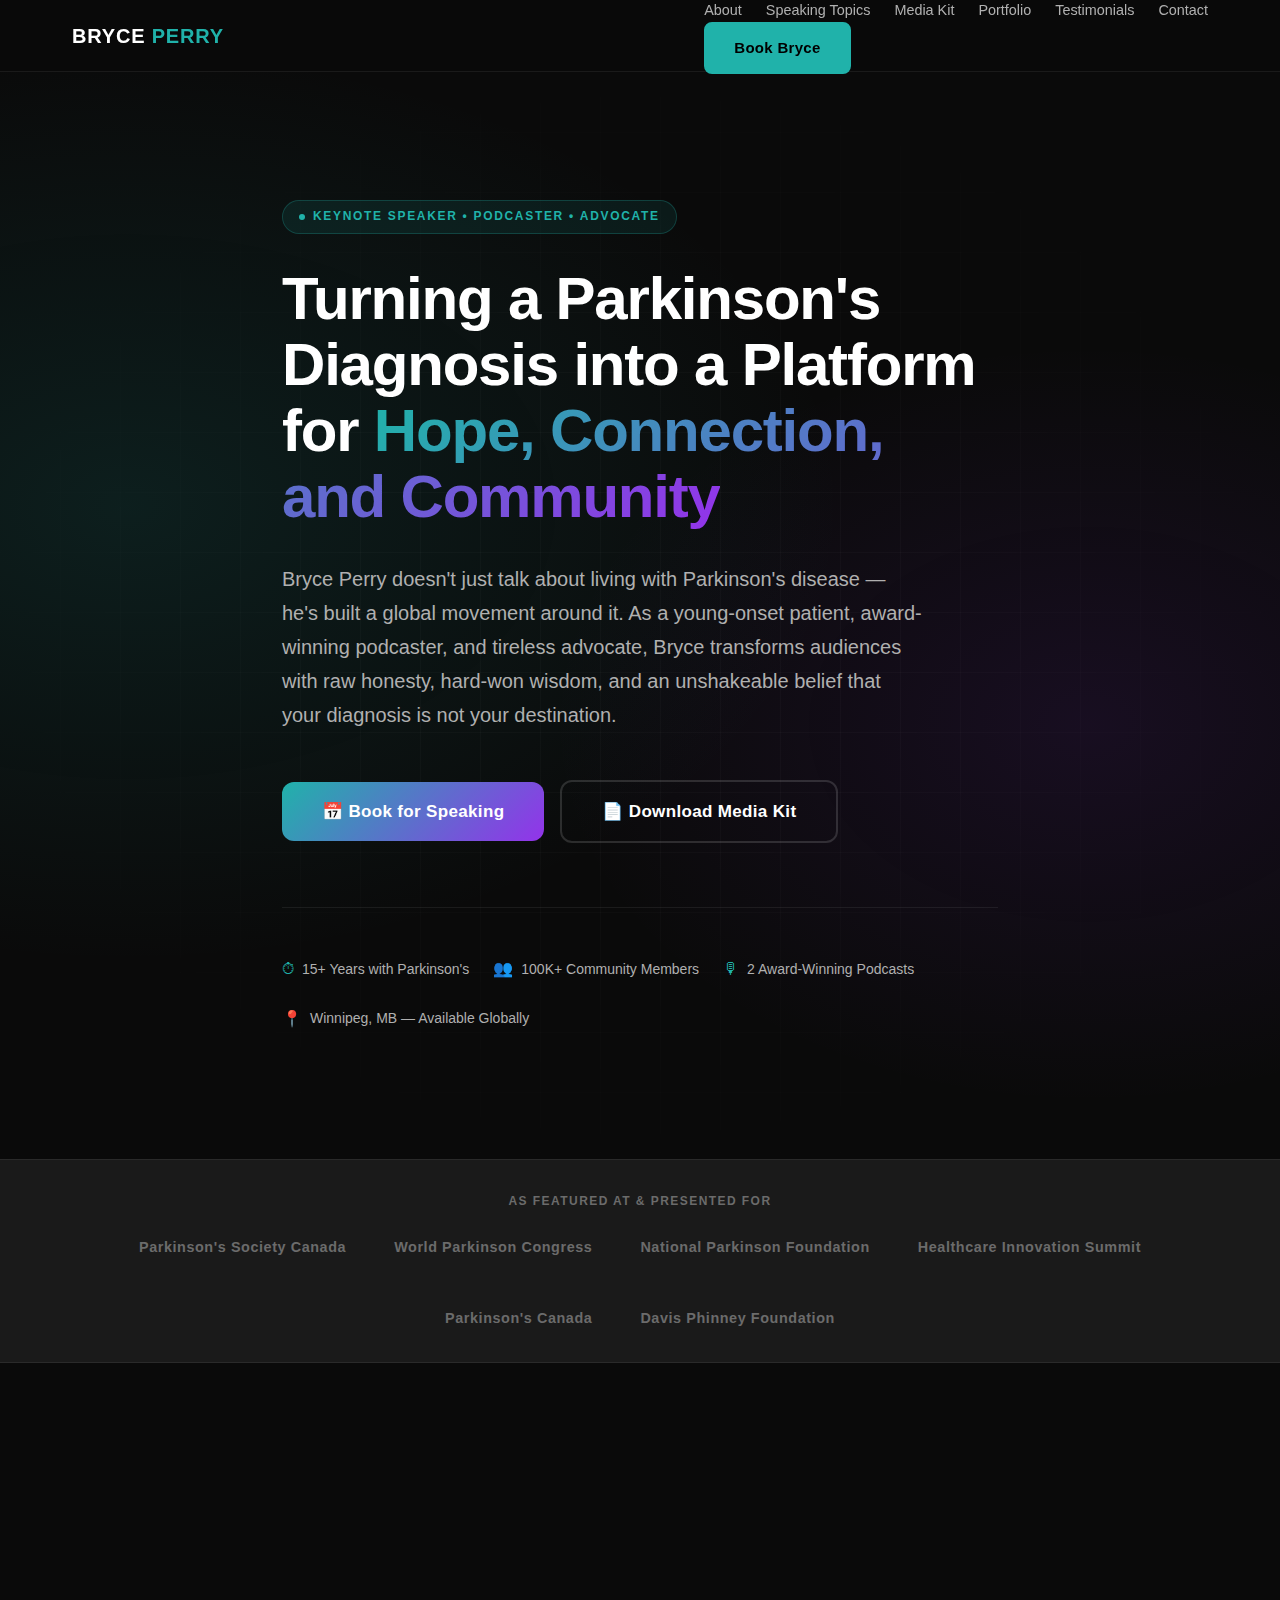
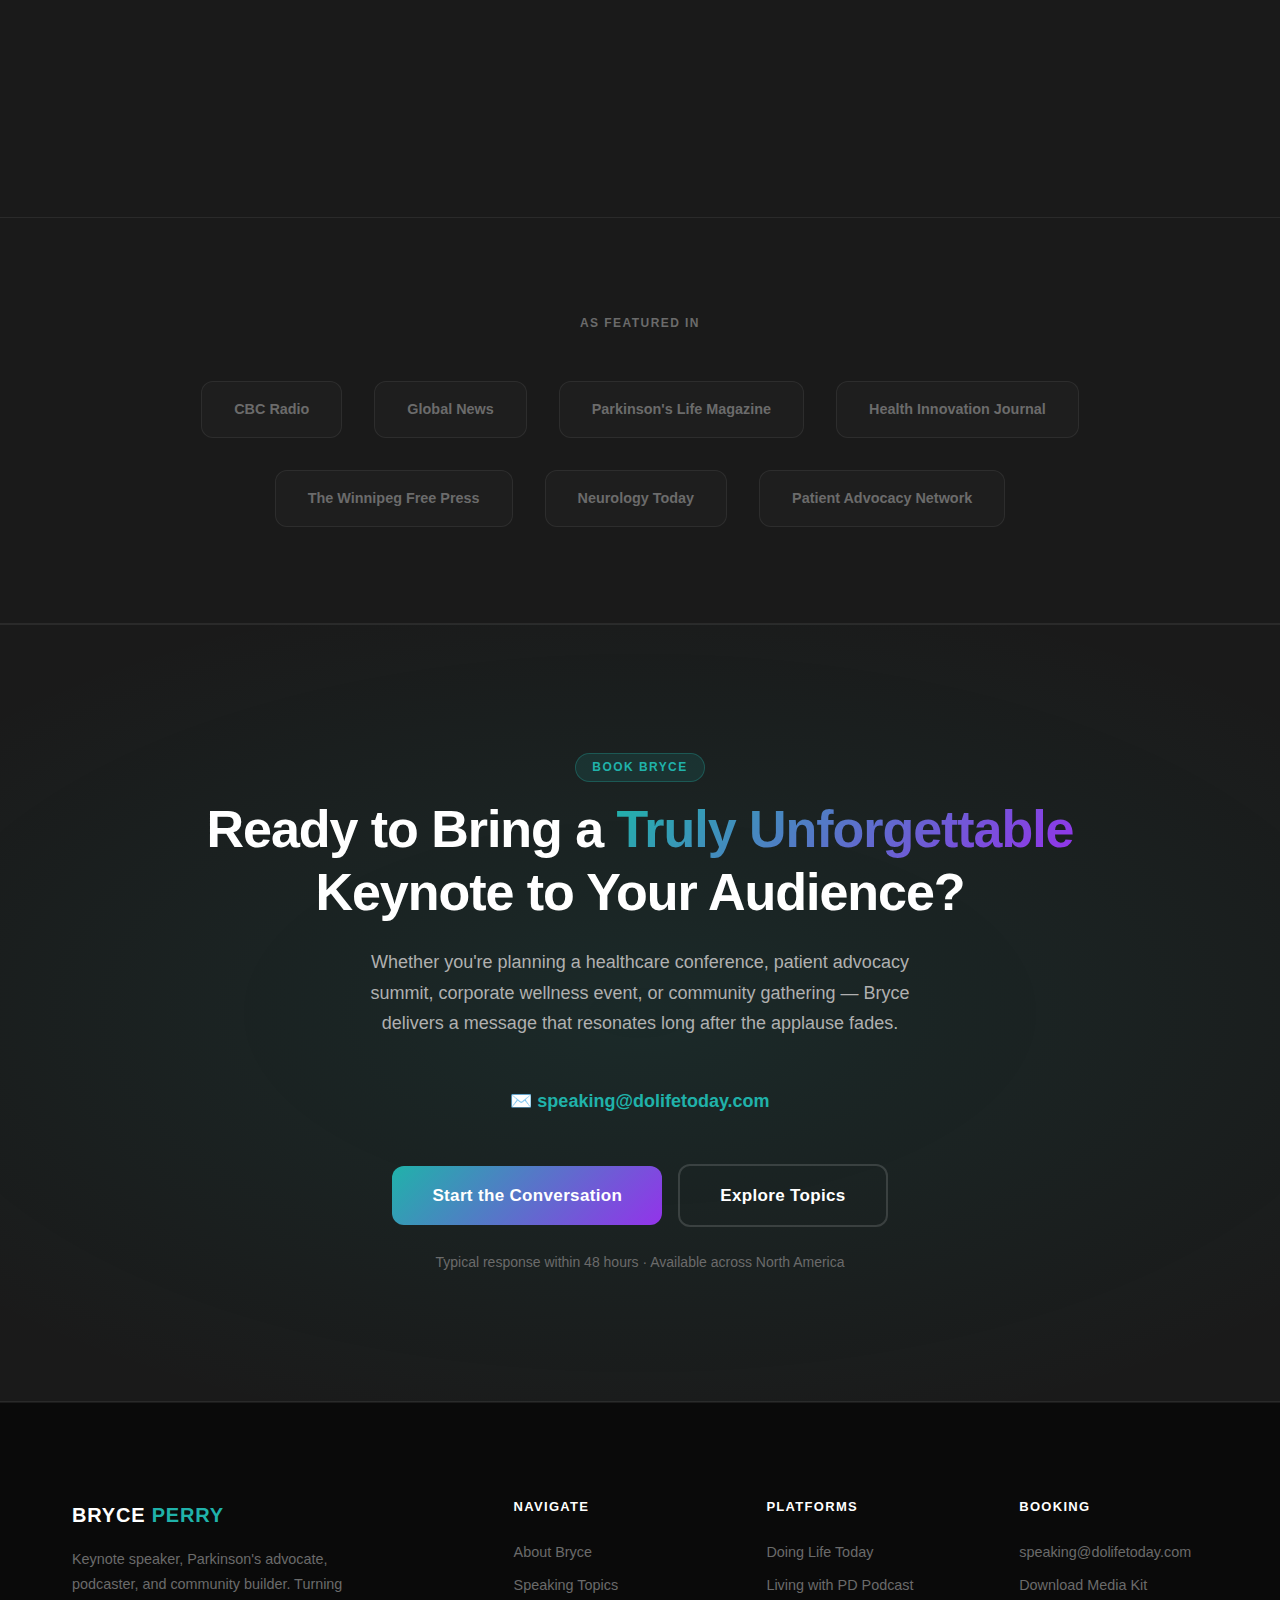
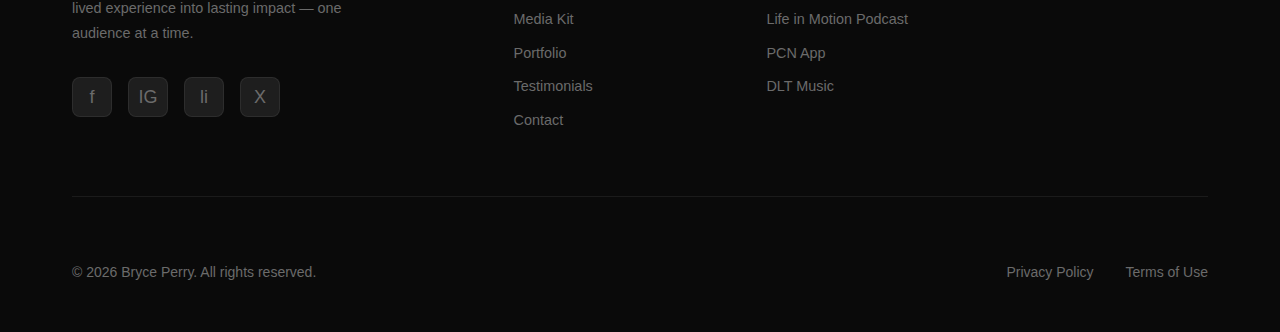
<file: index.html>
<!DOCTYPE html>
<html lang="en">
<head>
  <meta charset="UTF-8" />
  <meta name="viewport" content="width=device-width, initial-scale=1.0" />
  <title>Bryce Perry — Keynote Speaker | Parkinson's Advocate | Podcaster | Community Builder</title>
  <meta name="description" content="Bryce Perry is a Parkinson's disease advocate, award-winning podcaster, keynote speaker, and community builder based in Winnipeg, MB. Book Bryce for your next event." />
  <meta name="keywords" content="Bryce Perry, Parkinson's disease speaker, keynote speaker, young-onset Parkinson's, patient advocate, podcaster, Winnipeg" />
  <meta name="author" content="Bryce Perry" />

  <!-- Open Graph -->
  <meta property="og:type"        content="website" />
  <meta property="og:url"         content="https://bryceperry.org/" />
  <meta property="og:title"       content="Bryce Perry — Keynote Speaker & Parkinson's Advocate" />
  <meta property="og:description" content="Turning a Parkinson's diagnosis into a platform for hope, connection, and community. Book Bryce for your next event." />
  <meta property="og:image"       content="https://bryceperry.org/og-image.jpg" />

  <!-- Twitter Card -->
  <meta name="twitter:card"        content="summary_large_image" />
  <meta name="twitter:title"       content="Bryce Perry — Keynote Speaker & Parkinson's Advocate" />
  <meta name="twitter:description" content="Turning a Parkinson's diagnosis into a platform for hope, connection, and community." />

  <link rel="canonical" href="https://bryceperry.org/" />
  <link rel="stylesheet" href="styles.css" />

  <!-- Schema.org Person Markup -->
  <script type="application/ld+json">
  {
    "@context": "https://schema.org",
    "@type": "Person",
    "name": "Bryce Perry",
    "jobTitle": "Keynote Speaker, Parkinson's Advocate, Podcaster",
    "url": "https://bryceperry.org",
    "email": "speaking@dolifetoday.com",
    "address": {
      "@type": "PostalAddress",
      "addressLocality": "Winnipeg",
      "addressRegion": "MB",
      "addressCountry": "CA"
    },
    "description": "Bryce Perry is a Parkinson's disease advocate, keynote speaker, award-winning podcaster, and community builder who has turned his diagnosis into a platform for hope, connection, and community.",
    "sameAs": [
      "https://dolifetoday.com",
      "https://www.facebook.com/bryceperry",
      "https://www.instagram.com/bryceperry",
      "https://www.linkedin.com/in/bryceperry"
    ]
  }
  </script>
</head>
<body>

  <a class="skip-link" href="#main">Skip to main content</a>

  <!-- ── Navigation ──────────────────────────────────────────────────────── -->
  <header>
    <nav class="nav" aria-label="Primary navigation">
      <div class="nav__inner">
        <a href="index.html" class="nav__logo" aria-label="Bryce Perry — Home">
          BRYCE <span>PERRY</span>
        </a>

        <button class="nav__toggle" id="navToggle" aria-controls="navMenu" aria-expanded="false" aria-label="Toggle navigation menu">
          <span></span><span></span><span></span>
        </button>

        <div class="nav__menu" id="navMenu" role="navigation">
          <ul class="nav__links" role="list">
            <li><a href="about.html">About</a></li>
            <li><a href="speaking-topics.html">Speaking Topics</a></li>
            <li><a href="media-kit.html">Media Kit</a></li>
            <li><a href="portfolio.html">Portfolio</a></li>
            <li><a href="testimonials.html">Testimonials</a></li>
            <li><a href="contact.html">Contact</a></li>
          </ul>
          <div class="nav__cta">
            <a href="contact.html" class="btn btn--primary">Book Bryce</a>
          </div>
        </div>
      </div>
    </nav>
  </header>

  <main id="main">

    <!-- ── Hero ──────────────────────────────────────────────────────────── -->
    <section class="hero" aria-labelledby="hero-heading">
      <div class="hero__bg" aria-hidden="true"></div>
      <div class="hero__grid" aria-hidden="true"></div>

      <div class="hero__content">
        <div class="hero__badge" aria-label="Bryce Perry is a keynote speaker, podcaster, and advocate">
          KEYNOTE SPEAKER&nbsp;•&nbsp;PODCASTER&nbsp;•&nbsp;ADVOCATE
        </div>

        <h1 class="hero__title" id="hero-heading">
          Turning a Parkinson's Diagnosis into a Platform for
          <span class="gradient-text"> Hope, Connection, and Community</span>
        </h1>

        <p class="hero__sub">
          Bryce Perry doesn't just talk about living with Parkinson's disease — he's built a global movement around it. 
          As a young-onset patient, award-winning podcaster, and tireless advocate, Bryce transforms audiences with 
          raw honesty, hard-won wisdom, and an unshakeable belief that your diagnosis is not your destination.
        </p>

        <div class="btn-group hero__ctas">
          <a href="contact.html" class="btn btn--gradient btn--lg">
            📅 Book for Speaking
          </a>
          <a href="media-kit.html" class="btn btn--outline btn--lg">
            📄 Download Media Kit
          </a>
        </div>

        <div class="hero__credentials" role="list" aria-label="Key credentials">
          <div class="hero__credential" role="listitem">
            <span class="hero__credential-icon" aria-hidden="true">⏱</span>
            <span>15+ Years with Parkinson's</span>
          </div>
          <div class="hero__credential" role="listitem">
            <span class="hero__credential-icon" aria-hidden="true">👥</span>
            <span>100K+ Community Members</span>
          </div>
          <div class="hero__credential" role="listitem">
            <span class="hero__credential-icon" aria-hidden="true">🎙</span>
            <span>2 Award-Winning Podcasts</span>
          </div>
          <div class="hero__credential" role="listitem">
            <span class="hero__credential-icon" aria-hidden="true">📍</span>
            <span>Winnipeg, MB — Available Globally</span>
          </div>
        </div>
      </div>
    </section>

    <!-- ── Social Proof Strip ────────────────────────────────────────────── -->
    <div class="social-proof" role="complementary" aria-label="Featured organizations">
      <div class="social-proof__inner">
        <p class="social-proof__label">As Featured At &amp; Presented For</p>
        <ul class="social-proof__logos" role="list">
          <li class="social-proof__item">Parkinson's Society Canada</li>
          <li class="social-proof__item">World Parkinson Congress</li>
          <li class="social-proof__item">National Parkinson Foundation</li>
          <li class="social-proof__item">Healthcare Innovation Summit</li>
          <li class="social-proof__item">Parkinson's Canada</li>
          <li class="social-proof__item">Davis Phinney Foundation</li>
        </ul>
      </div>
    </div>

    <!-- ── About Preview ─────────────────────────────────────────────────── -->
    <section class="section" aria-labelledby="about-preview-heading">
      <div class="container">
        <div class="about-preview">
          <div class="about-preview__visual fade-in">
            <div class="about-preview__photo" role="img" aria-label="Professional photo of Bryce Perry">
              <div class="about-preview__photo-placeholder">
                <span aria-hidden="true">📸</span>
                <p>Professional Photo<br>Coming Soon</p>
              </div>
            </div>
            <div class="about-preview__badge">
              <div class="about-preview__badge-year">Diagnosed 2010</div>
              <div class="about-preview__badge-label">Young-Onset Parkinson's</div>
            </div>
          </div>

          <div class="about-preview__content fade-in fade-in--delay-2">
            <div class="section-badge">About Bryce</div>
            <h2 class="section-title" id="about-preview-heading">
              A Voice Built on <span class="gradient-text">Lived Experience</span>
            </h2>
            <p class="about-preview__text">
              When Bryce Perry was diagnosed with young-onset Parkinson's disease, the neurologist handed him a 
              pamphlet and sent him home. What he didn't find was a community that looked like him — young, active, 
              and utterly unprepared. So he built one.
            </p>
            <p class="about-preview__text">
              Today, Bryce leads one of the most vibrant Parkinson's communities in North America through 
              <a href="https://dolifetoday.com" target="_blank" rel="noopener noreferrer" style="color:var(--color-teal)">Doing Life Today</a>, 
              hosts two award-winning podcasts, developed a patient-centered mobile app, and speaks on stages 
              across the continent — all while living full-tilt with Parkinson's disease every single day.
            </p>
            <p class="about-preview__text">
              His message isn't about overcoming adversity. It's about redefining what adversity means — and 
              proving that a diagnosis can be the beginning of your most meaningful chapter.
            </p>
            <div class="btn-group">
              <a href="about.html" class="btn btn--outline-teal">Read Full Story →</a>
            </div>
          </div>
        </div>
      </div>
    </section>

    <!-- ── Stats ─────────────────────────────────────────────────────────── -->
    <section class="section section--alt" aria-labelledby="stats-heading">
      <div class="container">
        <h2 class="sr-only" id="stats-heading">Key Statistics</h2>
        <div class="stats-grid stagger-children" role="list">
          <div class="stat-item fade-in" role="listitem">
            <div class="stat-item__number">15+</div>
            <div class="stat-item__label">Years Living with Parkinson's</div>
          </div>
          <div class="stat-item fade-in fade-in--delay-1" role="listitem">
            <div class="stat-item__number">100K+</div>
            <div class="stat-item__label">Community Members Reached</div>
          </div>
          <div class="stat-item fade-in fade-in--delay-2" role="listitem">
            <div class="stat-item__number">127+</div>
            <div class="stat-item__label">Podcast Episodes Published</div>
          </div>
          <div class="stat-item fade-in fade-in--delay-3" role="listitem">
            <div class="stat-item__number">2</div>
            <div class="stat-item__label">Award-Winning Podcasts</div>
          </div>
        </div>
      </div>
    </section>

    <!-- ── Speaking Topics Preview ───────────────────────────────────────── -->
    <section class="section" aria-labelledby="topics-preview-heading">
      <div class="container">
        <div class="section-header fade-in">
          <div class="section-badge">Keynotes &amp; Workshops</div>
          <h2 class="section-title" id="topics-preview-heading">
            Speaking Topics That <span class="gradient-text">Move Audiences to Action</span>
          </h2>
          <p class="section-subtitle">
            Every keynote draws from 15+ years of lived experience, research-backed insights, 
            and hard lessons that only come from truly walking the path.
          </p>
        </div>

        <div class="topics-preview stagger-children">
          <!-- Topic 1 -->
          <article class="card card--gradient" aria-labelledby="topic1-title">
            <div class="card__icon" aria-hidden="true">🌱</div>
            <div class="card__tag">Resilience</div>
            <h3 class="card__title" id="topic1-title">Beyond Diagnosis: Building a Life Worth Living</h3>
            <p class="card__desc">
              A diagnosis isn't the end of your story — it's the plot twist that changes everything. Bryce shares 
              the mindset shifts and practical strategies that helped him not just survive, but truly live.
            </p>
            <ul class="card__list" aria-label="Key takeaways">
              <li>Reframing diagnosis as a catalyst, not a conclusion</li>
              <li>Finding identity beyond your illness</li>
              <li>Building resilience that others can see and feel</li>
            </ul>
          </article>

          <!-- Topic 2 -->
          <article class="card" aria-labelledby="topic2-title">
            <div class="card__icon" aria-hidden="true">🤝</div>
            <div class="card__tag">Community</div>
            <h3 class="card__title" id="topic2-title">The Power of Community in Health Advocacy</h3>
            <p class="card__desc">
              Bryce built a 100,000-member community from a pamphlet and an internet connection. Learn how 
              authentic connection amplifies advocacy and creates lasting change in health outcomes.
            </p>
            <ul class="card__list" aria-label="Key takeaways">
              <li>Why isolation is the hidden danger in chronic illness</li>
              <li>The architecture of a thriving patient community</li>
              <li>Turning audience into advocates</li>
            </ul>
          </article>

          <!-- Topic 3 -->
          <article class="card" aria-labelledby="topic3-title">
            <div class="card__icon" aria-hidden="true">⚡</div>
            <div class="card__tag">Young-Onset PD</div>
            <h3 class="card__title" id="topic3-title">Young-Onset Parkinson's: The Invisible Struggle</h3>
            <p class="card__desc">
              Most people picture an elderly patient when they hear "Parkinson's." Bryce changes that picture — 
              and in doing so, changes how healthcare professionals, employers, and families show up.
            </p>
            <ul class="card__list" aria-label="Key takeaways">
              <li>The unique challenges of young-onset diagnosis</li>
              <li>Navigating career, family, and identity</li>
              <li>What healthcare systems get wrong about young patients</li>
            </ul>
          </article>
        </div>

        <div class="text-center mt-2xl fade-in">
          <a href="speaking-topics.html" class="btn btn--outline-teal">See All 7 Topics →</a>
        </div>
      </div>
    </section>

    <!-- ── Testimonials ───────────────────────────────────────────────────── -->
    <section class="section section--alt testimonials-section" aria-labelledby="testimonials-preview-heading">
      <div class="container">
        <div class="section-header fade-in">
          <div class="section-badge">Testimonials</div>
          <h2 class="section-title" id="testimonials-preview-heading">
            What <span class="gradient-text">Event Organizers Say</span>
          </h2>
        </div>

        <div class="testimonials-grid stagger-children">
          <article class="testimonial-card" aria-label="Testimonial from Sarah Mitchell">
            <div class="testimonial-card__stars" aria-label="5 out of 5 stars">★★★★★</div>
            <blockquote class="testimonial-card__quote">
              "Bryce's keynote was the undisputed highlight of our three-day conference. His ability to weave lived 
              experience with actionable insight left every single attendee inspired and ready to act. Attendee 
              feedback rated his session 9.8 out of 10 — the highest we've ever recorded."
            </blockquote>
            <footer class="testimonial-card__author">
              <div class="testimonial-card__avatar" aria-hidden="true">SM</div>
              <div>
                <div class="testimonial-card__name">Sarah Mitchell</div>
                <div class="testimonial-card__title">Conference Director, World Parkinson Congress</div>
              </div>
            </footer>
          </article>

          <article class="testimonial-card" aria-label="Testimonial from Dr. James Chen">
            <div class="testimonial-card__stars" aria-label="5 out of 5 stars">★★★★★</div>
            <blockquote class="testimonial-card__quote">
              "We've hosted hundreds of speakers over the years, but Bryce brings something truly rare — 
              authentic vulnerability combined with professional polish that commands a room. Our attendees 
              were moved to tears and, more importantly, moved to action."
            </blockquote>
            <footer class="testimonial-card__author">
              <div class="testimonial-card__avatar" aria-hidden="true">JC</div>
              <div>
                <div class="testimonial-card__name">Dr. James Chen</div>
                <div class="testimonial-card__title">Program Chair, Healthcare Innovation Summit</div>
              </div>
            </footer>
          </article>

          <article class="testimonial-card" aria-label="Testimonial from Linda Thompson">
            <div class="testimonial-card__stars" aria-label="5 out of 5 stars">★★★★★</div>
            <blockquote class="testimonial-card__quote">
              "Bryce exceeded every expectation we set. His story resonates equally with patients, caregivers, 
              and healthcare professionals. Three months after the event, we're still receiving requests from 
              attendees asking how they can bring Bryce to their organizations."
            </blockquote>
            <footer class="testimonial-card__author">
              <div class="testimonial-card__avatar" aria-hidden="true">LT</div>
              <div>
                <div class="testimonial-card__name">Linda Thompson</div>
                <div class="testimonial-card__title">Events Director, Parkinson's Society Canada</div>
              </div>
            </footer>
          </article>
        </div>

        <div class="text-center mt-2xl fade-in">
          <a href="testimonials.html" class="btn btn--outline">Read All Testimonials →</a>
        </div>
      </div>
    </section>

    <!-- ── Media Features ────────────────────────────────────────────────── -->
    <div class="media-features" role="complementary" aria-label="Media coverage">
      <div class="container">
        <p class="social-proof__label" style="text-align:center;font-size:0.75rem;font-weight:700;letter-spacing:0.12em;text-transform:uppercase;color:var(--text-muted);margin-bottom:var(--space-lg);">As Featured In</p>
        <div class="media-features__grid" role="list">
          <span class="media-feature-item" role="listitem">CBC Radio</span>
          <span class="media-feature-item" role="listitem">Global News</span>
          <span class="media-feature-item" role="listitem">Parkinson's Life Magazine</span>
          <span class="media-feature-item" role="listitem">Health Innovation Journal</span>
          <span class="media-feature-item" role="listitem">The Winnipeg Free Press</span>
          <span class="media-feature-item" role="listitem">Neurology Today</span>
          <span class="media-feature-item" role="listitem">Patient Advocacy Network</span>
        </div>
      </div>
    </div>

    <!-- ── Final CTA ─────────────────────────────────────────────────────── -->
    <section class="booking-cta" aria-labelledby="booking-cta-heading">
      <div class="container">
        <div class="section-badge">Book Bryce</div>
        <h2 class="booking-cta__title" id="booking-cta-heading">
          Ready to Bring a <span class="gradient-text">Truly Unforgettable</span><br>
          Keynote to Your Audience?
        </h2>
        <p class="booking-cta__sub">
          Whether you're planning a healthcare conference, patient advocacy summit, corporate wellness event, 
          or community gathering — Bryce delivers a message that resonates long after the applause fades.
        </p>

        <a href="mailto:speaking@dolifetoday.com" class="booking-cta__email" aria-label="Email Bryce at speaking@dolifetoday.com">
          ✉️ speaking@dolifetoday.com
        </a>

        <div class="btn-group" style="justify-content:center;">
          <a href="contact.html" class="btn btn--gradient btn--lg">Start the Conversation</a>
          <a href="speaking-topics.html" class="btn btn--outline btn--lg">Explore Topics</a>
        </div>

        <p class="booking-cta__note">Typical response within 48 hours · Available across North America</p>
      </div>
    </section>

  </main>

  <!-- ── Footer ──────────────────────────────────────────────────────────── -->
  <footer class="footer" aria-label="Site footer">
    <div class="container">
      <div class="footer__grid">

        <!-- Brand -->
        <div>
          <div class="footer__brand-name">BRYCE <span>PERRY</span></div>
          <p class="footer__brand-desc">
            Keynote speaker, Parkinson's advocate, podcaster, and community builder. 
            Turning lived experience into lasting impact — one audience at a time.
          </p>
          <nav class="footer__social" aria-label="Social media links">
            <a href="https://www.facebook.com/bryceperry" class="footer__social-link" target="_blank" rel="noopener noreferrer" aria-label="Bryce Perry on Facebook">f</a>
            <a href="https://www.instagram.com/bryceperry" class="footer__social-link" target="_blank" rel="noopener noreferrer" aria-label="Bryce Perry on Instagram">IG</a>
            <a href="https://www.linkedin.com/in/bryceperry" class="footer__social-link" target="_blank" rel="noopener noreferrer" aria-label="Bryce Perry on LinkedIn">li</a>
            <a href="https://twitter.com/bryceperry" class="footer__social-link" target="_blank" rel="noopener noreferrer" aria-label="Bryce Perry on Twitter / X">X</a>
          </nav>
        </div>

        <!-- Navigate -->
        <div>
          <h3 class="footer__col-title">Navigate</h3>
          <nav aria-label="Footer navigation">
            <ul class="footer__links" role="list">
              <li><a href="about.html">About Bryce</a></li>
              <li><a href="speaking-topics.html">Speaking Topics</a></li>
              <li><a href="media-kit.html">Media Kit</a></li>
              <li><a href="portfolio.html">Portfolio</a></li>
              <li><a href="testimonials.html">Testimonials</a></li>
              <li><a href="contact.html">Contact</a></li>
            </ul>
          </nav>
        </div>

        <!-- Platforms -->
        <div>
          <h3 class="footer__col-title">Platforms</h3>
          <ul class="footer__links" role="list">
            <li><a href="https://dolifetoday.com" target="_blank" rel="noopener noreferrer">Doing Life Today</a></li>
            <li><a href="https://dolifetoday.com/podcast" target="_blank" rel="noopener noreferrer">Living with PD Podcast</a></li>
            <li><a href="https://dolifetoday.com/life-in-motion" target="_blank" rel="noopener noreferrer">Life in Motion Podcast</a></li>
            <li><a href="https://dolifetoday.com/app" target="_blank" rel="noopener noreferrer">PCN App</a></li>
            <li><a href="https://dolifetoday.com/music" target="_blank" rel="noopener noreferrer">DLT Music</a></li>
          </ul>
        </div>

        <!-- Contact -->
        <div>
          <h3 class="footer__col-title">Booking</h3>
          <ul class="footer__links" role="list">
            <li><a href="mailto:speaking@dolifetoday.com">speaking@dolifetoday.com</a></li>
            <li><a href="media-kit.html">Download Media Kit</a></li>
          </ul>
        </div>

      </div>

      <div class="footer__bottom">
        <p class="footer__copyright">
          &copy; <span id="year"></span> Bryce Perry. All rights reserved.
        </p>
        <nav class="footer__bottom-links" aria-label="Legal links">
          <a href="#">Privacy Policy</a>
          <a href="#">Terms of Use</a>
        </nav>
      </div>
    </div>
  </footer>

  <script src="site.js"></script>
  <script>document.getElementById('year').textContent = new Date().getFullYear();</script>
</body>
</html>
</file>
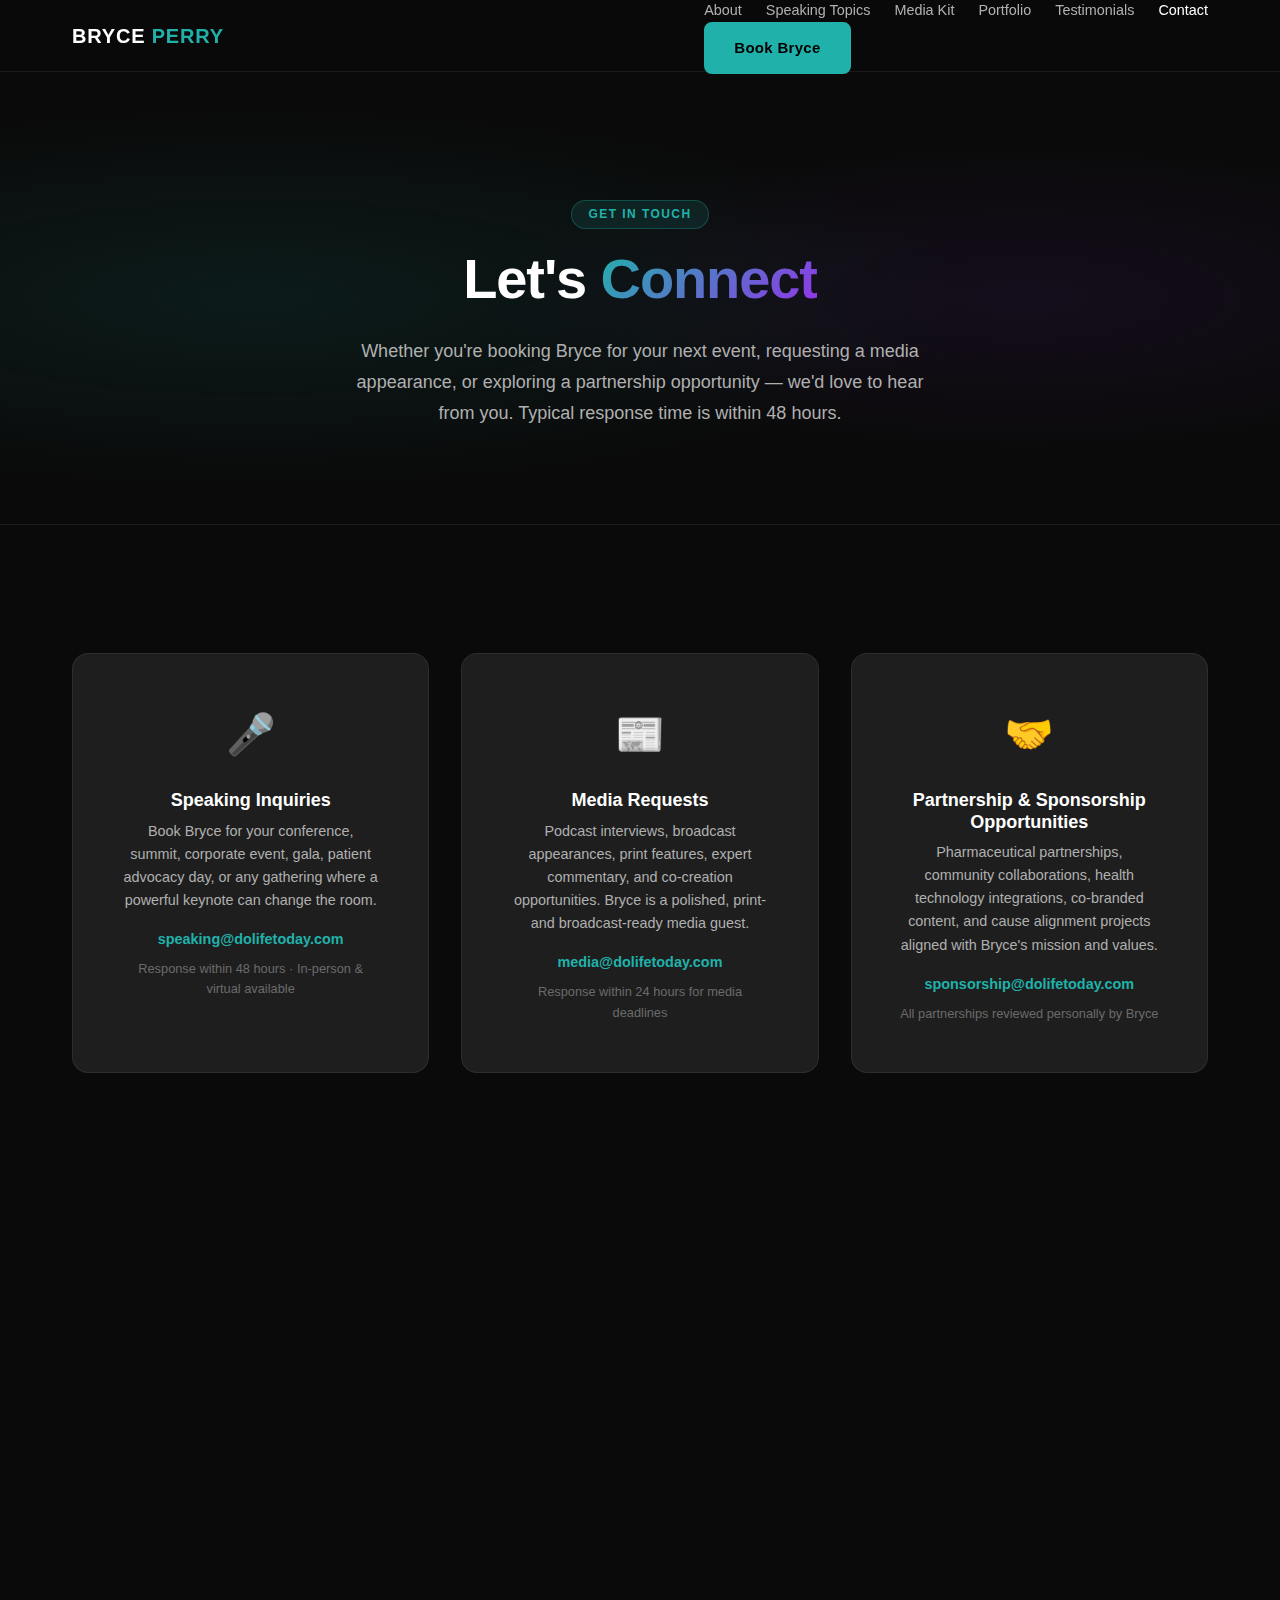
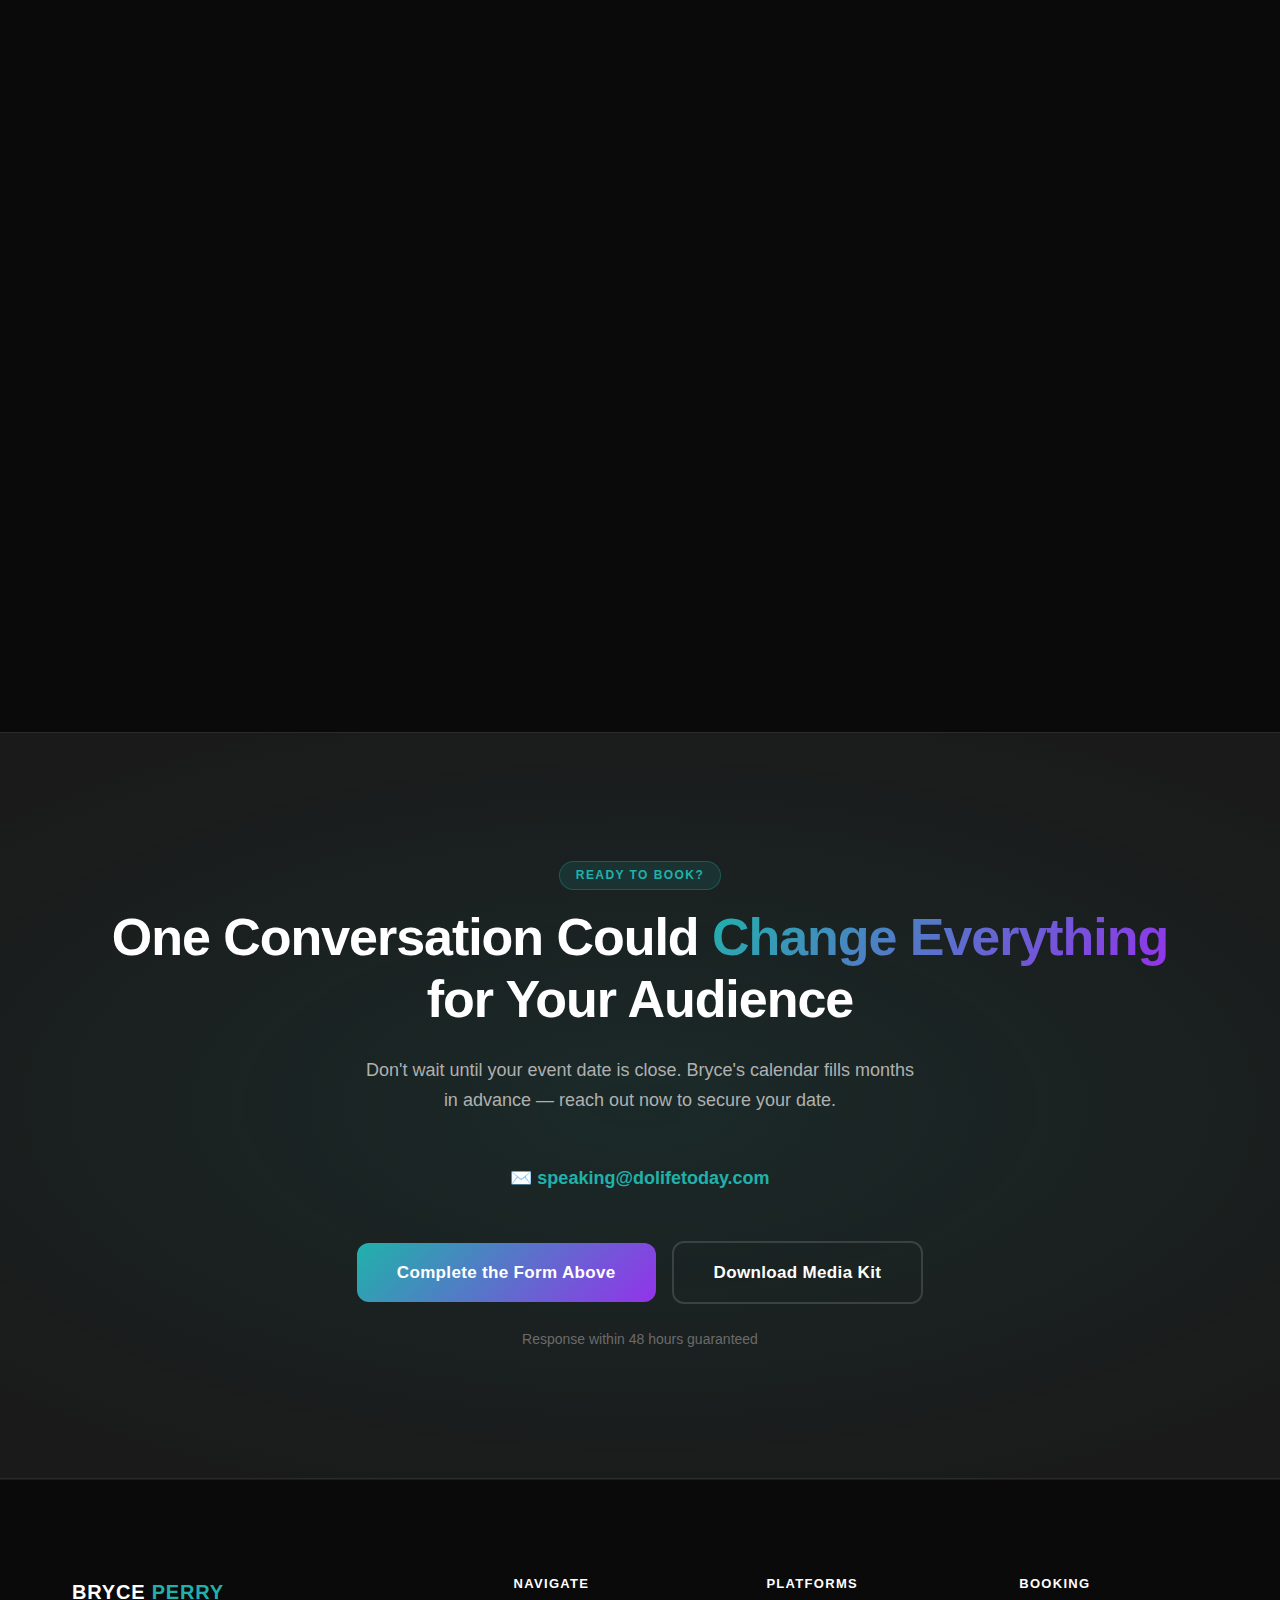
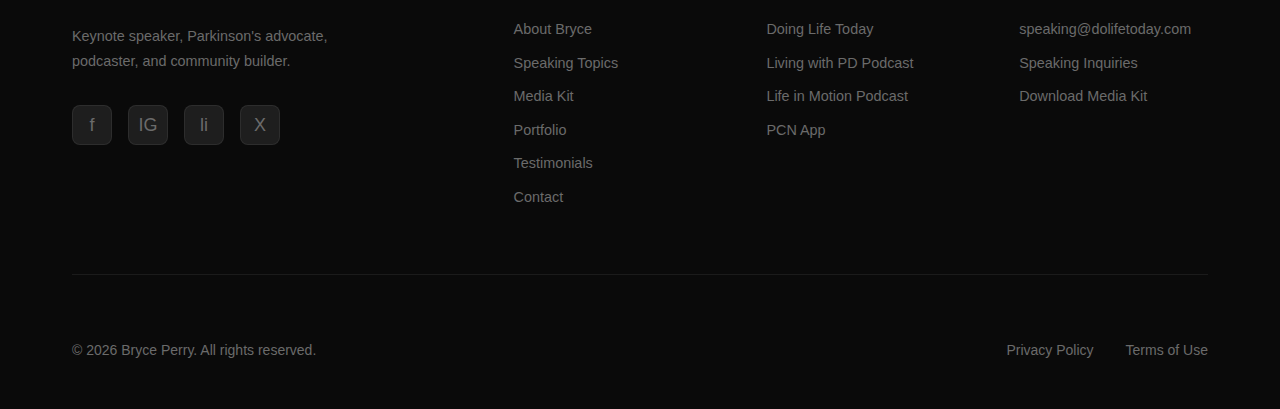
<file: contact.html>
<!DOCTYPE html>
<html lang="en">
<head>
  <meta charset="UTF-8" />
  <meta name="viewport" content="width=device-width, initial-scale=1.0" />
  <title>Contact Bryce Perry — Book a Speaking Engagement | bryceperry.org</title>
  <meta name="description" content="Book Bryce Perry for your next keynote, conference, or media appearance. Contact for speaking inquiries, media requests, and partnership opportunities." />
  <meta name="keywords" content="book Bryce Perry, contact Bryce Perry, speaking inquiry, keynote booking, Parkinson's speaker booking" />
  <meta name="author" content="Bryce Perry" />

  <meta property="og:type"        content="website" />
  <meta property="og:url"         content="https://bryceperry.org/contact.html" />
  <meta property="og:title"       content="Contact Bryce Perry — Book a Speaking Engagement" />
  <meta property="og:description" content="Ready to book Bryce Perry for your event? Reach out for speaking inquiries, media requests, and partnership opportunities." />

  <link rel="canonical" href="https://bryceperry.org/contact.html" />
  <link rel="stylesheet" href="styles.css" />
</head>
<body>

  <a class="skip-link" href="#main">Skip to main content</a>

  <!-- ── Navigation ──────────────────────────────────────────────────────── -->
  <header>
    <nav class="nav" aria-label="Primary navigation">
      <div class="nav__inner">
        <a href="index.html" class="nav__logo">BRYCE <span>PERRY</span></a>
        <button class="nav__toggle" id="navToggle" aria-controls="navMenu" aria-expanded="false" aria-label="Toggle navigation menu">
          <span></span><span></span><span></span>
        </button>
        <div class="nav__menu" id="navMenu">
          <ul class="nav__links" role="list">
            <li><a href="about.html">About</a></li>
            <li><a href="speaking-topics.html">Speaking Topics</a></li>
            <li><a href="media-kit.html">Media Kit</a></li>
            <li><a href="portfolio.html">Portfolio</a></li>
            <li><a href="testimonials.html">Testimonials</a></li>
            <li><a href="contact.html" class="active">Contact</a></li>
          </ul>
          <div class="nav__cta"><a href="contact.html" class="btn btn--primary">Book Bryce</a></div>
        </div>
      </div>
    </nav>
  </header>

  <main id="main">

    <!-- ── Page Hero ─────────────────────────────────────────────────────── -->
    <section class="page-hero" aria-labelledby="page-title">
      <div class="container--narrow">
        <div class="section-badge fade-in">Get in Touch</div>
        <h1 class="page-hero__title fade-in fade-in--delay-1" id="page-title">
          Let's <span class="gradient-text">Connect</span>
        </h1>
        <p class="page-hero__sub fade-in fade-in--delay-2">
          Whether you're booking Bryce for your next event, requesting a media appearance, 
          or exploring a partnership opportunity — we'd love to hear from you. 
          Typical response time is within 48 hours.
        </p>
      </div>
    </section>

    <!-- ── Contact Cards ─────────────────────────────────────────────────── -->
    <section class="section" aria-labelledby="contact-options-heading">
      <div class="container">
        <h2 class="sr-only" id="contact-options-heading">Contact options</h2>

        <div class="contact-cards stagger-children">

          <div class="contact-card" role="region" aria-labelledby="speaking-card-title">
            <div class="contact-card__icon" aria-hidden="true">🎤</div>
            <h3 class="contact-card__title" id="speaking-card-title">Speaking Inquiries</h3>
            <p class="contact-card__desc">
              Book Bryce for your conference, summit, corporate event, gala, patient advocacy 
              day, or any gathering where a powerful keynote can change the room.
            </p>
            <div class="contact-card__email">
              <a href="mailto:speaking@dolifetoday.com?subject=Speaking%20Inquiry">speaking@dolifetoday.com</a>
            </div>
            <p class="contact-card__note">Response within 48 hours · In-person &amp; virtual available</p>
          </div>

          <div class="contact-card" role="region" aria-labelledby="media-card-title">
            <div class="contact-card__icon" aria-hidden="true">📰</div>
            <h3 class="contact-card__title" id="media-card-title">Media Requests</h3>
            <p class="contact-card__desc">
              Podcast interviews, broadcast appearances, print features, expert commentary, 
              and co-creation opportunities. Bryce is a polished, print- and broadcast-ready media guest.
            </p>
            <div class="contact-card__email">
              <a href="mailto:media@dolifetoday.com?subject=Media%20Request">media@dolifetoday.com</a>
            </div>
            <p class="contact-card__note">Response within 24 hours for media deadlines</p>
          </div>

          <div class="contact-card" role="region" aria-labelledby="partnership-card-title">
            <div class="contact-card__icon" aria-hidden="true">🤝</div>
            <h3 class="contact-card__title" id="partnership-card-title">Partnership &amp; Sponsorship Opportunities</h3>
            <p class="contact-card__desc">
              Pharmaceutical partnerships, community collaborations, health technology integrations, 
              co-branded content, and cause alignment projects aligned with Bryce's mission and values.
            </p>
            <div class="contact-card__email">
              <a href="mailto:sponsorship@dolifetoday.com?subject=Partnership%20Opportunity">sponsorship@dolifetoday.com</a>
            </div>
            <p class="contact-card__note">All partnerships reviewed personally by Bryce</p>
          </div>

        </div>

        <!-- ── Contact Form ─────────────────────────────────────────────── -->
        <div class="contact-form-wrapper fade-in" role="region" aria-labelledby="form-heading">
          <div class="section-header" style="margin-bottom:var(--space-2xl)">
            <div class="section-badge">Send a Message</div>
            <h2 class="section-title" id="form-heading" style="font-size:1.75rem">
              Fill Out the <span class="gradient-text">Inquiry Form</span>
            </h2>
            <p class="section-subtitle" style="font-size:0.9375rem">
              Tell us a bit about your event or opportunity and we'll get back to you within 48 hours.
            </p>
          </div>

          <form id="contactForm" novalidate aria-label="Speaking inquiry form">
            <input type="hidden" name="_subject" value="New Speaking Inquiry — bryceperry.org">
            <input type="text" name="_honey" style="display:none" tabindex="-1" autocomplete="off">
            <div class="form-row">
              <div class="form-group">
                <label for="fname">First Name <span class="required" aria-label="required">*</span></label>
                <input type="text" id="fname" name="firstName" placeholder="Jane" required autocomplete="given-name" />
              </div>
              <div class="form-group">
                <label for="lname">Last Name <span class="required" aria-label="required">*</span></label>
                <input type="text" id="lname" name="lastName" placeholder="Smith" required autocomplete="family-name" />
              </div>
            </div>

            <div class="form-row">
              <div class="form-group">
                <label for="email">Email Address <span class="required" aria-label="required">*</span></label>
                <input type="email" id="email" name="email" placeholder="jane@organization.com" required autocomplete="email" />
              </div>
              <div class="form-group">
                <label for="org">Organization / Company</label>
                <input type="text" id="org" name="organization" placeholder="Parkinson's Society Canada" autocomplete="organization" />
              </div>
            </div>

            <div class="form-row">
              <div class="form-group">
                <label for="eventDate">Event Date (approximate)</label>
                <input type="date" id="eventDate" name="eventDate" />
              </div>
              <div class="form-group">
                <label for="inquiryType">Inquiry Type <span class="required" aria-label="required">*</span></label>
                <select id="inquiryType" name="inquiryType" required>
                  <option value="" disabled selected>Select inquiry type…</option>
                  <option value="keynote">Keynote / Conference Presentation</option>
                  <option value="workshop">Workshop or Training Session</option>
                  <option value="virtual">Virtual Keynote</option>
                  <option value="fireside">Fireside Chat / Panel</option>
                  <option value="media-podcast">Podcast / Radio Interview</option>
                  <option value="media-print">Print / Digital Media Feature</option>
                  <option value="media-video">Video / Television Appearance</option>
                  <option value="partnership">Partnership / Sponsorship</option>
                  <option value="community">Community Collaboration</option>
                  <option value="other">Other</option>
                </select>
              </div>
            </div>

            <div class="form-group">
              <label for="message">Tell Us About Your Event or Opportunity <span class="required" aria-label="required">*</span></label>
              <textarea
                id="message"
                name="message"
                rows="6"
                placeholder="Please share: event name and date, expected audience size and type, the topic(s) you have in mind, and anything else that helps us understand your vision for this engagement…"
                required
              ></textarea>
            </div>

            <div class="form-group">
              <label for="hearAbout">How did you hear about Bryce?</label>
              <select id="hearAbout" name="hearAbout">
                <option value="" disabled selected>Select an option…</option>
                <option value="referral">Personal Referral</option>
                <option value="previous-event">Previous Event / Conference</option>
                <option value="podcast">Podcast Appearance</option>
                <option value="social-media">Social Media</option>
                <option value="search">Web Search</option>
                <option value="media">Media / Press Coverage</option>
                <option value="speaker-bureau">Speaker Bureau</option>
                <option value="other">Other</option>
              </select>
            </div>

            <div class="form-submit">
              <button type="submit" class="btn btn--gradient btn--lg" style="min-width:220px">
                Send My Inquiry ✈️
              </button>
              <p class="form-note">
                We read every message personally and respond within 48 hours. 
                For urgent inquiries, email <a href="mailto:speaking@dolifetoday.com" style="color:var(--color-teal)">speaking@dolifetoday.com</a> directly.
              </p>
            </div>
          </form>
        </div>

      </div>
    </section>

    <!-- ── Location & Availability ───────────────────────────────────────── -->
    <section class="section section--alt" aria-labelledby="location-section-heading">
      <div class="container">
        <div class="section-header fade-in">
          <div class="section-badge">Location &amp; Availability</div>
          <h2 class="section-title" id="location-section-heading">
            Based in <span class="gradient-text">Winnipeg, MB</span>
          </h2>
          <p class="section-subtitle">
            Available for in-person events across Canada and the United States. 
            Virtual keynotes available globally.
          </p>
        </div>

        <div class="grid grid--3 stagger-children" style="max-width:900px;margin-inline:auto">
          <div class="card text-center">
            <div style="font-size:2rem;margin-bottom:var(--space-md)" aria-hidden="true">📍</div>
            <h3 class="card__title">Home Base</h3>
            <p class="card__desc">Winnipeg, Manitoba, Canada</p>
          </div>
          <div class="card text-center">
            <div style="font-size:2rem;margin-bottom:var(--space-md)" aria-hidden="true">✈️</div>
            <h3 class="card__title">Travel Availability</h3>
            <p class="card__desc">Canada &amp; USA in-person · Global virtual</p>
          </div>
          <div class="card text-center">
            <div style="font-size:2rem;margin-bottom:var(--space-md)" aria-hidden="true">⏰</div>
            <h3 class="card__title">Response Time</h3>
            <p class="card__desc">48 hours for all inquiries · 24 hours for media requests · Calendar books 3–6 months ahead</p>
          </div>
        </div>
      </div>
    </section>

    <!-- ── Social Media ──────────────────────────────────────────────────── -->
    <section class="section" aria-labelledby="social-heading">
      <div class="container">
        <div class="section-header fade-in">
          <div class="section-badge">Stay Connected</div>
          <h2 class="section-title" id="social-heading">
            Follow <span class="gradient-text">Bryce's Journey</span>
          </h2>
          <p class="section-subtitle">
            Follow along for daily insights, community highlights, podcast episodes, and behind-the-scenes 
            moments from Bryce's life and work.
          </p>
        </div>

        <div class="grid grid--4 stagger-children" style="max-width:800px;margin-inline:auto">
          <a href="https://www.facebook.com/bryceperry" target="_blank" rel="noopener noreferrer" class="card text-center" style="text-decoration:none" aria-label="Follow Bryce on Facebook">
            <div style="font-size:2rem;margin-bottom:var(--space-md)" aria-hidden="true">f</div>
            <h3 class="card__title">Facebook</h3>
            <p class="card__desc" style="font-size:0.8rem">Community updates &amp; live events</p>
          </a>
          <a href="https://www.instagram.com/bryceperry" target="_blank" rel="noopener noreferrer" class="card text-center" style="text-decoration:none" aria-label="Follow Bryce on Instagram">
            <div style="font-size:2rem;margin-bottom:var(--space-md)" aria-hidden="true">📸</div>
            <h3 class="card__title">Instagram</h3>
            <p class="card__desc" style="font-size:0.8rem">Daily life, speaking, and advocacy moments</p>
          </a>
          <a href="https://www.linkedin.com/in/bryceperry" target="_blank" rel="noopener noreferrer" class="card text-center" style="text-decoration:none" aria-label="Connect with Bryce on LinkedIn">
            <div style="font-size:2rem;margin-bottom:var(--space-md)" aria-hidden="true">in</div>
            <h3 class="card__title">LinkedIn</h3>
            <p class="card__desc" style="font-size:0.8rem">Professional updates &amp; speaking news</p>
          </a>
          <a href="https://twitter.com/bryceperry" target="_blank" rel="noopener noreferrer" class="card text-center" style="text-decoration:none" aria-label="Follow Bryce on Twitter/X">
            <div style="font-size:2rem;margin-bottom:var(--space-md)" aria-hidden="true">𝕏</div>
            <h3 class="card__title">Twitter / X</h3>
            <p class="card__desc" style="font-size:0.8rem">Advocacy commentary &amp; news</p>
          </a>
        </div>
      </div>
    </section>

    <!-- ── Final CTA ─────────────────────────────────────────────────────── -->
    <section class="booking-cta" aria-labelledby="contact-cta-heading">
      <div class="container">
        <div class="section-badge">Ready to Book?</div>
        <h2 class="booking-cta__title" id="contact-cta-heading">
          One Conversation Could <span class="gradient-text">Change Everything</span><br>
          for Your Audience
        </h2>
        <p class="booking-cta__sub">
          Don't wait until your event date is close. Bryce's calendar fills months in advance — 
          reach out now to secure your date.
        </p>
        <a href="mailto:speaking@dolifetoday.com" class="booking-cta__email" aria-label="Email Bryce at speaking@dolifetoday.com">
          ✉️ speaking@dolifetoday.com
        </a>
        <div class="btn-group" style="justify-content:center">
          <a href="#main" class="btn btn--gradient btn--lg">Complete the Form Above</a>
          <a href="media-kit.html" class="btn btn--outline btn--lg">Download Media Kit</a>
        </div>
        <p class="booking-cta__note">Response within 48 hours guaranteed</p>
      </div>
    </section>

  </main>

  <!-- ── Footer ──────────────────────────────────────────────────────────── -->
  <footer class="footer" aria-label="Site footer">
    <div class="container">
      <div class="footer__grid">
        <div>
          <div class="footer__brand-name">BRYCE <span>PERRY</span></div>
          <p class="footer__brand-desc">Keynote speaker, Parkinson's advocate, podcaster, and community builder.</p>
          <nav class="footer__social" aria-label="Social media links">
            <a href="https://www.facebook.com/bryceperry" class="footer__social-link" target="_blank" rel="noopener noreferrer" aria-label="Facebook">f</a>
            <a href="https://www.instagram.com/bryceperry" class="footer__social-link" target="_blank" rel="noopener noreferrer" aria-label="Instagram">IG</a>
            <a href="https://www.linkedin.com/in/bryceperry" class="footer__social-link" target="_blank" rel="noopener noreferrer" aria-label="LinkedIn">li</a>
            <a href="https://twitter.com/bryceperry" class="footer__social-link" target="_blank" rel="noopener noreferrer" aria-label="Twitter / X">X</a>
          </nav>
        </div>
        <div>
          <h3 class="footer__col-title">Navigate</h3>
          <ul class="footer__links" role="list">
            <li><a href="about.html">About Bryce</a></li>
            <li><a href="speaking-topics.html">Speaking Topics</a></li>
            <li><a href="media-kit.html">Media Kit</a></li>
            <li><a href="portfolio.html">Portfolio</a></li>
            <li><a href="testimonials.html">Testimonials</a></li>
            <li><a href="contact.html">Contact</a></li>
          </ul>
        </div>
        <div>
          <h3 class="footer__col-title">Platforms</h3>
          <ul class="footer__links" role="list">
            <li><a href="https://dolifetoday.com" target="_blank" rel="noopener noreferrer">Doing Life Today</a></li>
            <li><a href="https://dolifetoday.com/podcast" target="_blank" rel="noopener noreferrer">Living with PD Podcast</a></li>
            <li><a href="https://dolifetoday.com/life-in-motion" target="_blank" rel="noopener noreferrer">Life in Motion Podcast</a></li>
            <li><a href="https://dolifetoday.com/app" target="_blank" rel="noopener noreferrer">PCN App</a></li>
          </ul>
        </div>
        <div>
          <h3 class="footer__col-title">Booking</h3>
          <ul class="footer__links" role="list">
            <li><a href="mailto:speaking@dolifetoday.com">speaking@dolifetoday.com</a></li>
            <li><a href="contact.html">Speaking Inquiries</a></li>
            <li><a href="media-kit.html">Download Media Kit</a></li>
          </ul>
        </div>
      </div>
      <div class="footer__bottom">
        <p class="footer__copyright">&copy; <span id="year"></span> Bryce Perry. All rights reserved.</p>
        <nav class="footer__bottom-links" aria-label="Legal links"><a href="#">Privacy Policy</a><a href="#">Terms of Use</a></nav>
      </div>
    </div>
  </footer>

  <script src="site.js"></script>
  <script>document.getElementById('year').textContent = new Date().getFullYear();</script>
</body>
</html>
</file>
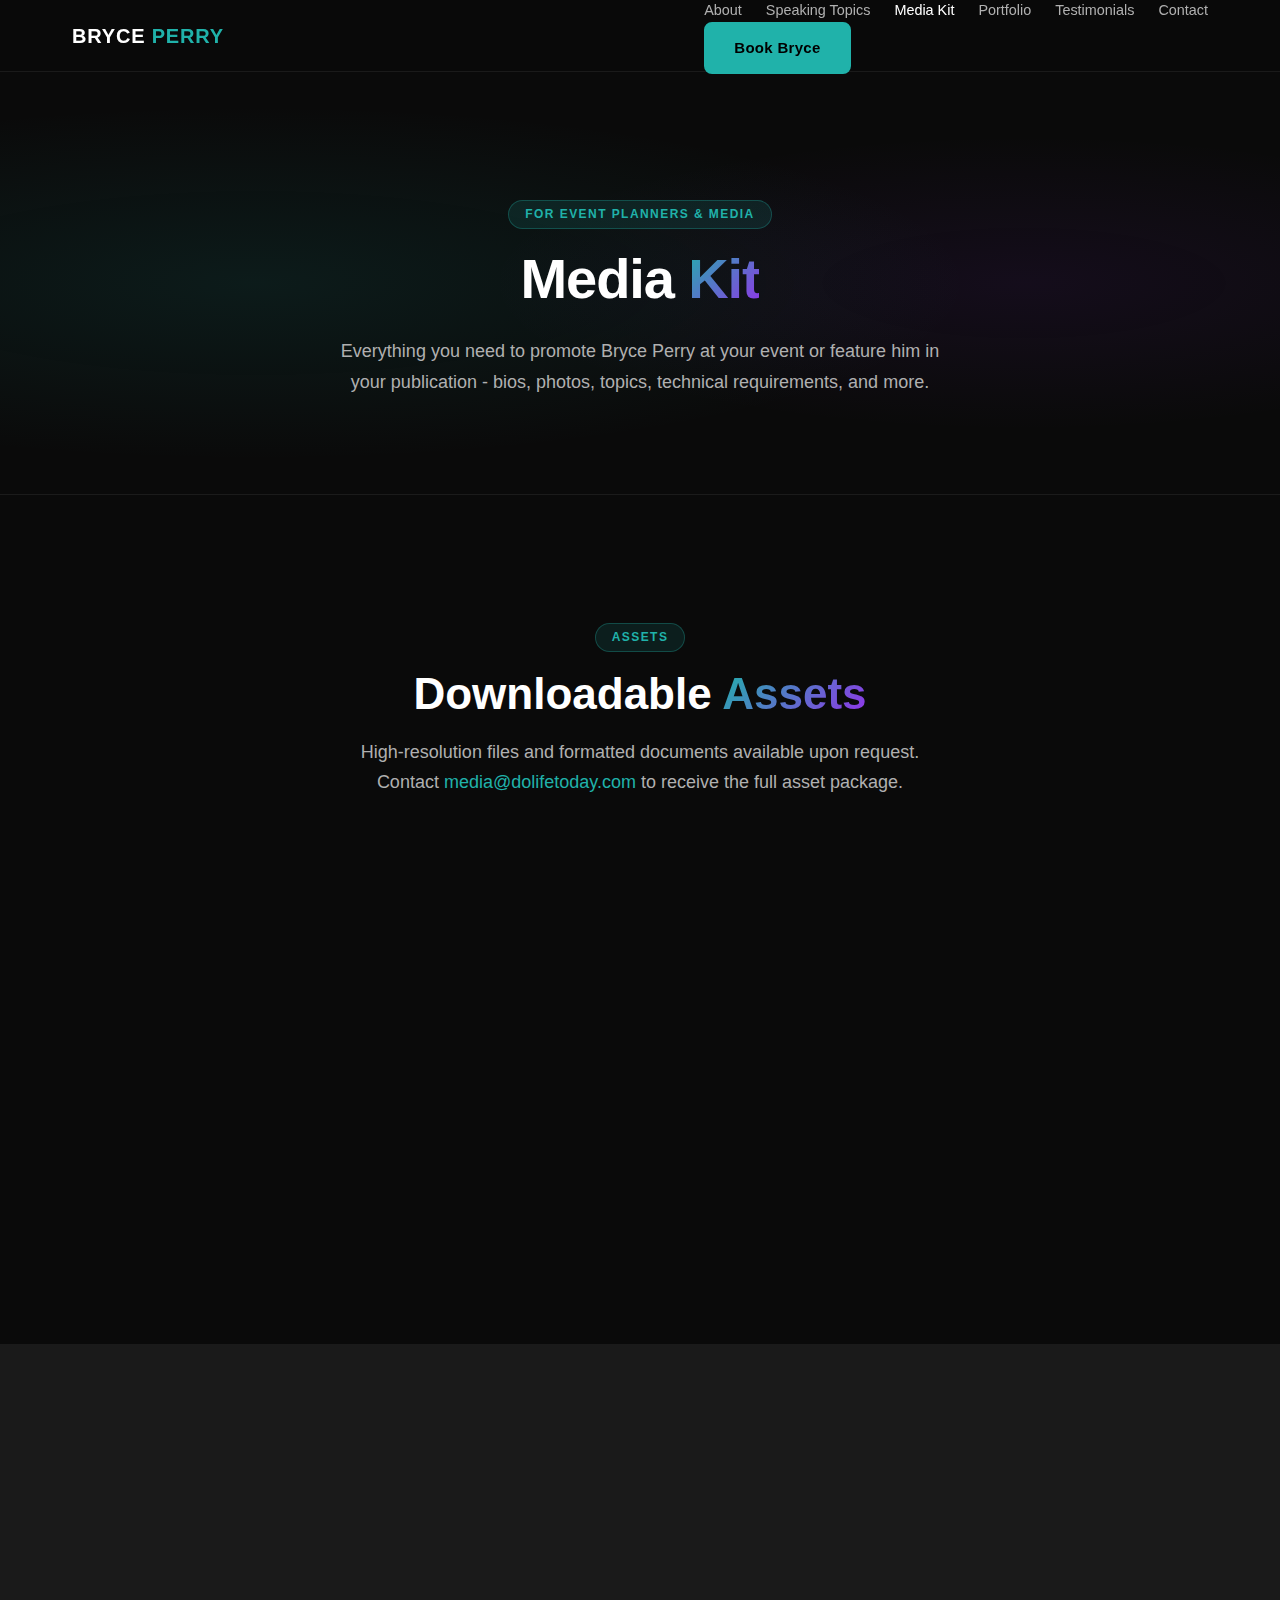
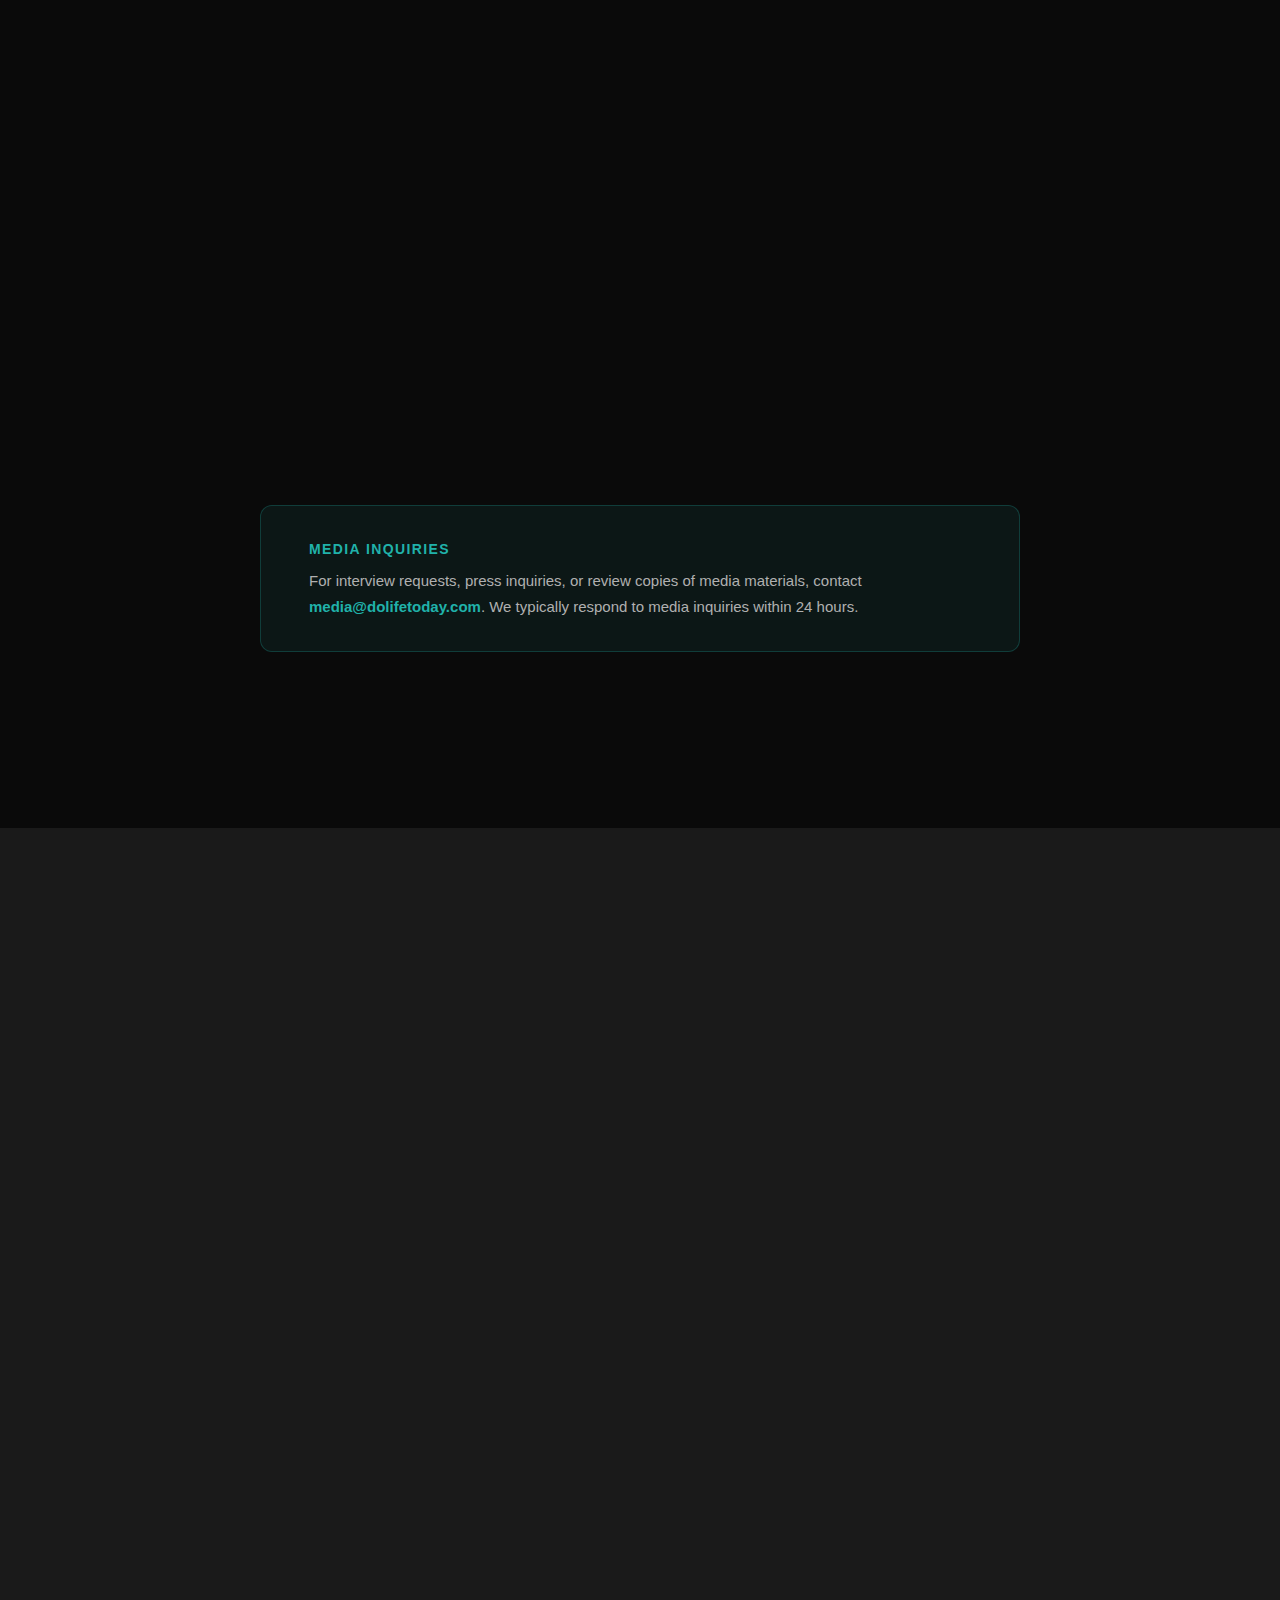
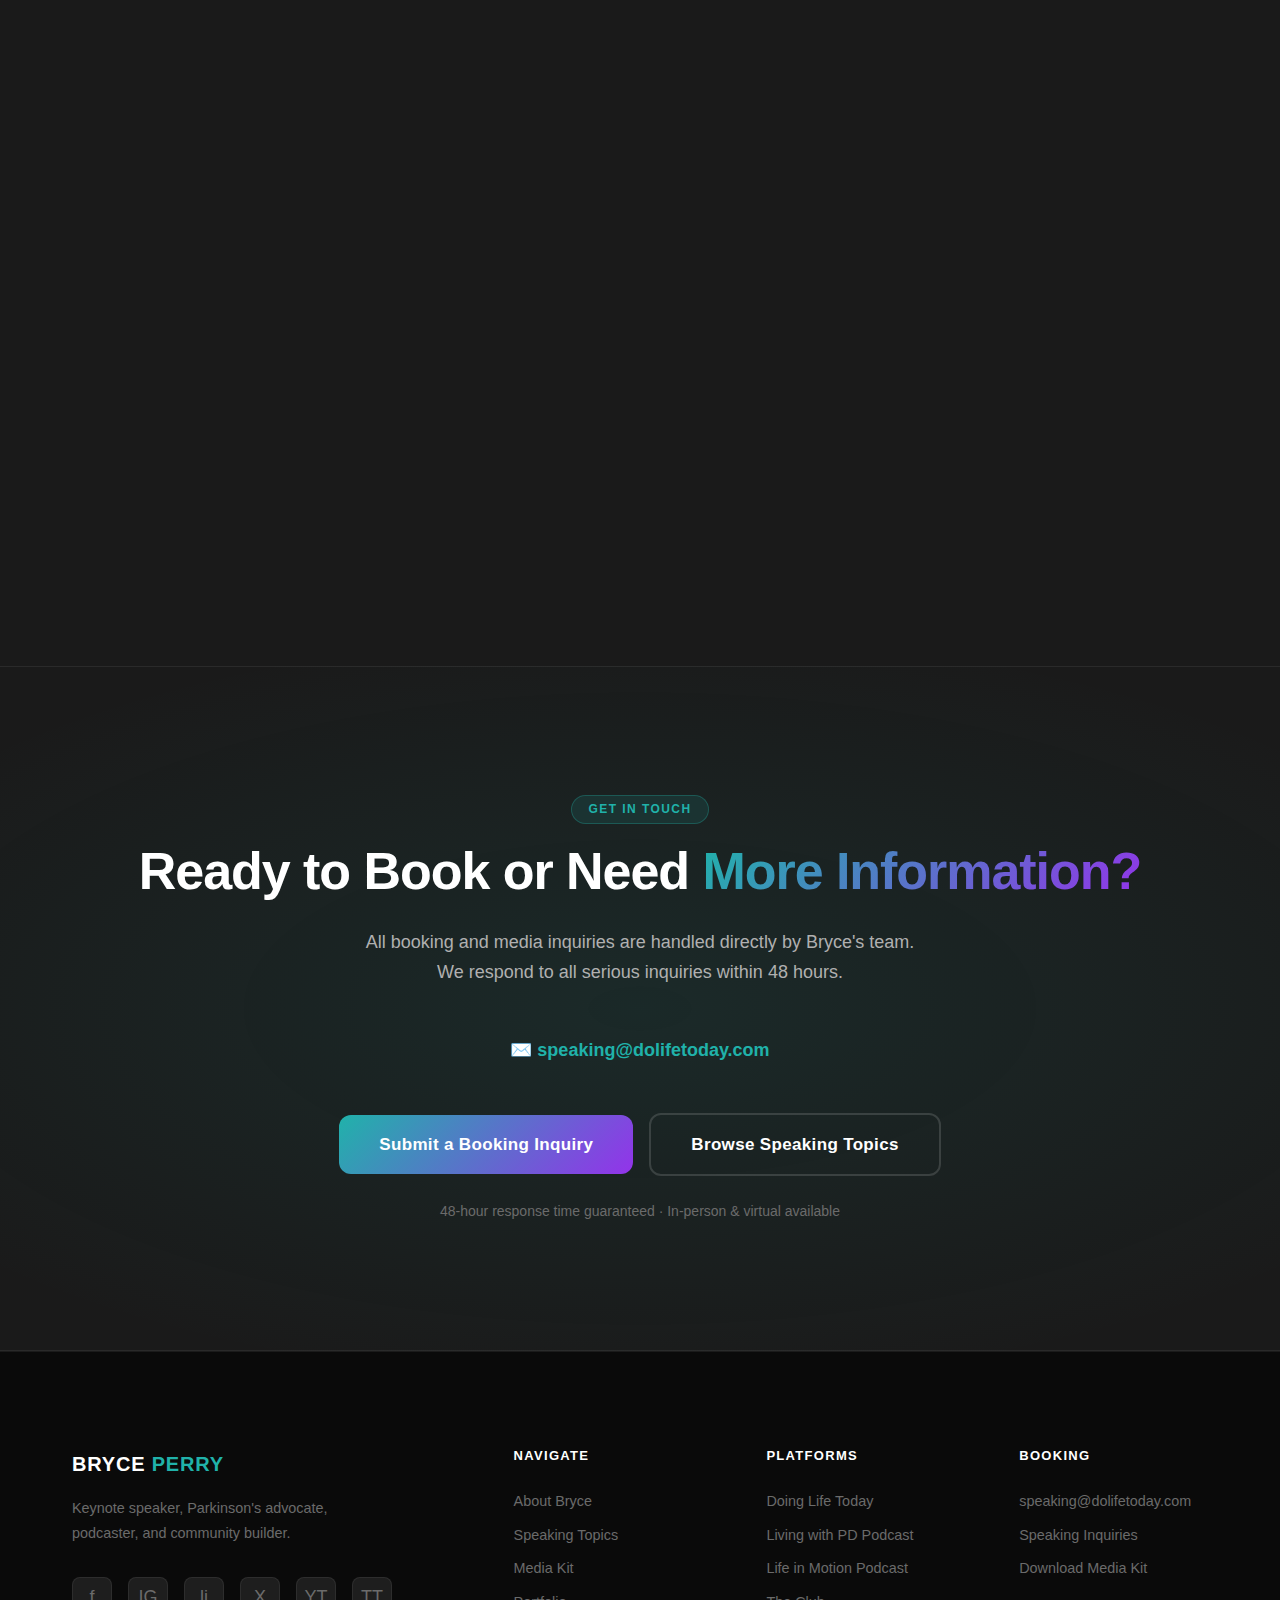
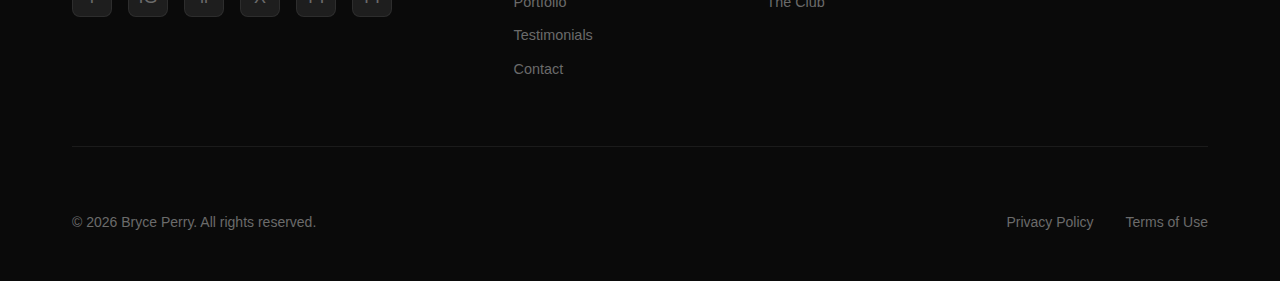
<file: media-kit.html>
<!DOCTYPE html>
<html lang="en">
<head>
  <meta charset="UTF-8" />
  <meta name="viewport" content="width=device-width, initial-scale=1.0" />
  <title>Media Kit - Bryce Perry | Keynote Speaker & Parkinson's Advocate</title>
  <meta name="description" content="Download Bryce Perry's official media kit. Short, medium, and long bios, speaking topics, technical requirements, and contact information for event planners and media." />
  <meta name="keywords" content="Bryce Perry media kit, speaker bio, press kit, Parkinson's keynote speaker, speaker one-sheet" />
  <meta name="author" content="Bryce Perry" />

  <meta property="og:type"        content="website" />
  <meta property="og:url"         content="https://bryceperry.org/media-kit.html" />
  <meta property="og:title"       content="Media Kit - Bryce Perry" />
  <meta property="og:description" content="Official media kit for keynote speaker and Parkinson's advocate Bryce Perry. Bios, photos, speaking topics, and A/V requirements." />

  <link rel="canonical" href="https://bryceperry.org/media-kit.html" />
  <link rel="stylesheet" href="styles.css" />

  <!-- MailerLite Universal - replace ACCOUNT_ID with your MailerLite Account ID -->
  <script>
  (function(w,d,e,u,f,l,n){w[f]=w[f]||function(){(w[f].q=w[f].q||[]).push(arguments);},
  l=d.createElement(e),l.async=1,l.src=u,n=d.getElementsByTagName(e)[0],
  n.parentNode.insertBefore(l,n);})(window,document,'script',
  'https://assets.mailerlite.com/js/universal.js','ml');
  ml('account', 'REPLACE_WITH_YOUR_MAILERLITE_ACCOUNT_ID');
  </script>
  <!-- End MailerLite Universal -->
</head>
<body>

  <a class="skip-link" href="#main">Skip to main content</a>

  <!-- ── Navigation ──────────────────────────────────────────────────────── -->
  <header>
    <nav class="nav" aria-label="Primary navigation">
      <div class="nav__inner">
        <a href="index.html" class="nav__logo">BRYCE <span>PERRY</span></a>
        <button class="nav__toggle" id="navToggle" aria-controls="navMenu" aria-expanded="false" aria-label="Toggle navigation menu">
          <span></span><span></span><span></span>
        </button>
        <div class="nav__menu" id="navMenu">
          <ul class="nav__links" role="list">
            <li><a href="about.html">About</a></li>
            <li><a href="speaking-topics.html">Speaking Topics</a></li>
            <li><a href="media-kit.html" class="active">Media Kit</a></li>
            <li><a href="portfolio.html">Portfolio</a></li>
            <li><a href="testimonials.html">Testimonials</a></li>
            <li><a href="contact.html">Contact</a></li>
          </ul>
          <div class="nav__cta"><a href="contact.html" class="btn btn--primary">Book Bryce</a></div>
        </div>
      </div>
    </nav>
  </header>

  <main id="main">

    <!-- ── Page Hero ─────────────────────────────────────────────────────── -->
    <section class="page-hero" aria-labelledby="page-title">
      <div class="container--narrow">
        <div class="section-badge fade-in">For Event Planners &amp; Media</div>
        <h1 class="page-hero__title fade-in fade-in--delay-1" id="page-title">
          Media <span class="gradient-text">Kit</span>
        </h1>
        <p class="page-hero__sub fade-in fade-in--delay-2">
          Everything you need to promote Bryce Perry at your event or feature him in your publication - 
          bios, photos, topics, technical requirements, and more.
        </p>
      </div>
    </section>

    <!-- ── Downloadable Assets ───────────────────────────────────────────── -->
    <section class="section" aria-labelledby="assets-heading">
      <div class="container">
        <div class="section-header fade-in">
          <div class="section-badge">Assets</div>
          <h2 class="section-title" id="assets-heading">
            Downloadable <span class="gradient-text">Assets</span>
          </h2>
          <p class="section-subtitle">
            High-resolution files and formatted documents available upon request. 
            Contact <a href="mailto:media@dolifetoday.com" style="color:var(--color-teal)">media@dolifetoday.com</a> to receive the full asset package.
          </p>
        </div>

        <div class="download-grid stagger-children">
          <div class="download-card">
            <div class="download-card__icon" aria-hidden="true">📸</div>
            <div class="download-card__title">Professional Photos</div>
            <p class="download-card__desc">High-resolution headshots and action/stage photos. Available in print (300 DPI) and web (72 DPI) formats.</p>
            <a href="mailto:media@dolifetoday.com?subject=Photo%20Request" class="btn btn--outline-teal btn--sm">Request Photos</a>
          </div>

          <div class="download-card">
            <div class="download-card__icon" aria-hidden="true">📄</div>
            <div class="download-card__title">Speaker One-Sheet</div>
            <p class="download-card__desc">A single-page PDF overview of Bryce's bio, speaking topics, credentials, and booking information. Print-ready.</p>
            <a href="mailto:media@dolifetoday.com?subject=One-Sheet%20Request" class="btn btn--outline-teal btn--sm">Request One-Sheet</a>
          </div>

          <div class="download-card">
            <div class="download-card__icon" aria-hidden="true">📋</div>
            <div class="download-card__title">Full Bio Package</div>
            <p class="download-card__desc">Short (50-word), medium (150-word), and long (300-word) formatted bios ready for event programs and websites.</p>
            <a href="#bio-section" class="btn btn--outline-teal btn--sm">View Bios Below</a>
          </div>
        </div>
      </div>
    </section>

    <!-- ── Biography Section ─────────────────────────────────────────────── -->
    <section class="section section--alt" id="bio-section" aria-labelledby="bio-heading">
      <div class="container">
        <div class="section-header fade-in">
          <div class="section-badge">Approved Biographies</div>
          <h2 class="section-title" id="bio-heading">
            Speaker <span class="gradient-text">Biographies</span>
          </h2>
          <p class="section-subtitle">Select the bio length that fits your format. All bios are pre-approved and ready for use in event programs, websites, and media materials.</p>
        </div>

        <div class="fade-in" style="max-width:800px;margin-inline:auto">
          <div class="bio-tabs" role="tablist" aria-label="Biography length options">
            <button class="bio-tab active" data-tab="bio-short" role="tab" aria-selected="true" aria-controls="bio-short">Short Bio (50 words)</button>
            <button class="bio-tab" data-tab="bio-medium" role="tab" aria-selected="false" aria-controls="bio-medium">Medium Bio (150 words)</button>
            <button class="bio-tab" data-tab="bio-long" role="tab" aria-selected="false" aria-controls="bio-long">Full Bio (300 words)</button>
          </div>

          <div id="bio-short" class="bio-content active" role="tabpanel">
            <div class="bio-text">
              <button class="bio-text__copy" aria-label="Copy short bio to clipboard">Copy</button>
              <p>
                Bryce Perry is a Parkinson's disease advocate, award-winning podcaster, keynote speaker, 
                and community builder based in Winnipeg, Manitoba. Diagnosed with Parkinson's disease in 
                2010 at the age of 40, he built a 100,000-member community, two acclaimed podcasts, and a 
                patient-centered mobile app - proving that a diagnosis can be the start of your most 
                meaningful chapter.
              </p>
            </div>
          </div>

          <div id="bio-medium" class="bio-content" role="tabpanel">
            <div class="bio-text">
              <button class="bio-text__copy" aria-label="Copy medium bio to clipboard">Copy</button>
              <p>
                Bryce Perry is a Parkinson's disease advocate, award-winning podcaster, keynote speaker, 
                and community builder who has transformed a personal diagnosis into a platform for global 
                impact. Diagnosed with Parkinson's disease in 2010 at the age of 40, Bryce turned 
                the absence of community he experienced at diagnosis into the driving mission of his life.
              </p>
              <br>
              <p>
                Today, Bryce leads Doing Life Today - a multi-channel platform serving 100,000+ patients, 
                caregivers, and advocates worldwide, built in just one year. He is the host of two award-winning 
                podcasts, the founder of The Club, and a sought-after 
                keynote speaker who brings equal parts vulnerability, wisdom, and energy to every stage 
                he graces. His message is simple and powerful: your diagnosis is not your destination.
              </p>
              <br>
              <p>
                Based in Winnipeg, Manitoba, Bryce is available for events across North America and 
                internationally via virtual presentation. Booking inquiries: speaking@dolifetoday.com
              </p>
            </div>
          </div>

          <div id="bio-long" class="bio-content" role="tabpanel">
            <div class="bio-text">
              <button class="bio-text__copy" aria-label="Copy full bio to clipboard">Copy</button>
              <p>
                Bryce Perry is a Parkinson's disease advocate, award-winning podcaster, keynote speaker, 
                health technology founder, and community builder who has transformed a devastating 
                diagnosis into a global platform for hope, connection, and change.
              </p>
              <br>
              <p>
                When Bryce was diagnosed with Parkinson's disease in 2010 at the age of 40, he received 
                a pamphlet, a prescription, and very little else. What he didn't find was a community that 
                reflected his reality - an active person, completely unprepared for the challenges ahead. Rather 
                than accept that absence, Bryce built what was missing. What started as a small online 
                support group grew into Doing Life Today (DLT), a thriving multi-channel platform that 
                today serves more than 100,000 patients, caregivers, and advocates across the globe - 
                built in just one year.
              </p>
              <br>
              <p>
                As the host of two award-winning podcasts - the <em>Living with Parkinson's Podcast</em> 
                (127+ episodes) and <em>Life in Motion</em> - Bryce has become one of the most recognized 
                and trusted voices in the Parkinson's community. His shows have featured neurologists, 
                researchers, advocates, and patients in candid conversations that consistently top the 
                charts in health and wellness programming. His media work has been featured on CBC Radio, 
                Global News, Parkinson's Life Magazine, and numerous health publications.
              </p>
              <br>
              <p>
                Driven by his belief that patients should have a voice in the tools designed for them, 
                Bryce founded The Club - a patient-centered 
                mobile tool offering medication tracking, symptom logging, community connection, and 
                AI-assisted support. The app has been embraced by thousands of users and has become a 
                model for patient-informed health technology development.
              </p>
              <br>
              <p>
                On stage, Bryce is equal parts storyteller, educator, and motivator. His keynotes - 
                delivered at venues ranging from small community health centers to international 
                medical congresses - consistently earn the highest attendee ratings of any speaker 
                at the events he joins. He speaks on topics including resilience and advocacy, the 
                power of community in health, young-onset Parkinson's, patient storytelling through 
                media, health technology innovation, and the art of truly thriving with chronic illness. 
                His most requested talk, <em>Welcome to the Club That Nobody Wanted to Join</em>, 
                consistently receives standing ovations at Parkinson's events worldwide.
              </p>
              <br>
              <p>
                Bryce is based in Winnipeg, Manitoba, Canada, and is available for in-person events 
                across North America as well as virtual engagements worldwide. 
                Speaking inquiries: speaking@dolifetoday.com · Media inquiries: media@dolifetoday.com
              </p>
            </div>
          </div>
        </div>
      </div>
    </section>

    <!-- ── Speaking Topics Quick List ────────────────────────────────────── -->
    <section class="section" aria-labelledby="topics-list-heading">
      <div class="container">
        <div class="section-header fade-in">
          <div class="section-badge">Programs</div>
          <h2 class="section-title" id="topics-list-heading">
            Speaking <span class="gradient-text">Topics</span>
          </h2>
        </div>
        <div class="grid grid--2 stagger-children" style="max-width:800px;margin-inline:auto">
          <div class="card">
            <div class="card__icon" aria-hidden="true">🌱</div>
            <h3 class="card__title">Beyond Diagnosis</h3>
            <p class="card__desc">Building a Life Worth Living - resilience, identity, and purpose after a life-changing diagnosis.</p>
          </div>
          <div class="card">
            <div class="card__icon" aria-hidden="true">🤝</div>
            <h3 class="card__title">The Power of Community</h3>
            <p class="card__desc">How patient networks change health outcomes and what it takes to build one that lasts.</p>
          </div>
          <div class="card">
            <div class="card__icon" aria-hidden="true">⚡</div>
            <h3 class="card__title">Young-Onset Parkinson's</h3>
            <p class="card__desc">The invisible struggle of early-onset diagnosis and what healthcare systems must do differently.</p>
          </div>
          <div class="card">
            <div class="card__icon" aria-hidden="true">🎙</div>
            <h3 class="card__title">Amplifying Patient Voices</h3>
            <p class="card__desc">Using podcasting and media to transform patient storytelling into systemic advocacy.</p>
          </div>
          <div class="card">
            <div class="card__icon" aria-hidden="true">📱</div>
            <h3 class="card__title">From Idea to Impact</h3>
            <p class="card__desc">Building patient-centered health technology from the ground up with the user in the room.</p>
          </div>
          <div class="card">
            <div class="card__icon" aria-hidden="true">🔥</div>
            <h3 class="card__title">Living, Not Just Surviving</h3>
            <p class="card__desc">A signature motivational keynote on redefining what's possible when the rules have changed.</p>
          </div>
        </div>
        <div class="text-center mt-2xl fade-in">
          <a href="speaking-topics.html" class="btn btn--outline-teal">View Full Topic Descriptions →</a>
        </div>
      </div>
    </section>

    <!-- ── Video Assets ───────────────────────────────────────────────────── -->
    <section class="section section--alt" aria-labelledby="video-heading">
      <div class="container">
        <div class="section-header fade-in">
          <div class="section-badge">Video</div>
          <h2 class="section-title" id="video-heading">
            Video <span class="gradient-text">Assets</span>
          </h2>
        </div>
        <div class="grid grid--3 stagger-children">
          <div class="download-card">
            <div class="download-card__icon" aria-hidden="true">🎬</div>
            <div class="download-card__title">Speaker Reel</div>
            <p class="download-card__desc">3-minute highlight reel featuring clips from keynotes, interviews, and community events. Available upon request.</p>
            <a href="mailto:media@dolifetoday.com?subject=Speaker%20Reel%20Request" class="btn btn--outline-teal btn--sm">Request Reel</a>
          </div>
          <div class="download-card">
            <div class="download-card__icon" aria-hidden="true">📹</div>
            <div class="download-card__title">Full Keynote Recordings</div>
            <p class="download-card__desc">Select full-length keynote recordings available for review by serious booking inquiries.</p>
            <a href="mailto:media@dolifetoday.com?subject=Keynote%20Recording%20Request" class="btn btn--outline-teal btn--sm">Request Access</a>
          </div>
          <div class="download-card">
            <div class="download-card__icon" aria-hidden="true">🌟</div>
            <div class="download-card__title">Testimonial Videos</div>
            <p class="download-card__desc">Video testimonials from event organizers and audience members. Compelling social proof for your planning committee.</p>
            <a href="mailto:media@dolifetoday.com?subject=Testimonial%20Videos" class="btn btn--outline-teal btn--sm">Request Videos</a>
          </div>
        </div>
      </div>
    </section>

    <!-- ── Press Coverage ─────────────────────────────────────────────────── -->
    <section class="section" aria-labelledby="press-heading">
      <div class="container">
        <div class="section-header fade-in">
          <div class="section-badge">Media Coverage</div>
          <h2 class="section-title" id="press-heading">
            Press &amp; <span class="gradient-text">Coverage</span>
          </h2>
        </div>
        <div class="grid grid--2 stagger-children" style="max-width:800px;margin-inline:auto">
          <div class="card">
            <div class="card__tag">Radio</div>
            <h3 class="card__title">CBC Radio</h3>
            <p class="card__desc">"Bryce Perry on redefining life after a Parkinson's diagnosis" - Nationally broadcast interview exploring community building and patient advocacy.</p>
          </div>
          <div class="card">
            <div class="card__tag">Television</div>
            <h3 class="card__title">Global News</h3>
            <p class="card__desc">Feature segment on Bryce's Doing Life Today platform and the impact of community-based health support for Parkinson's patients.</p>
          </div>
          <div class="card">
            <div class="card__tag">Print</div>
            <h3 class="card__title">Parkinson's Life Magazine</h3>
            <p class="card__desc">Cover story on young-onset Parkinson's and the movement Bryce has built for the underrepresented early-onset community.</p>
          </div>
          <div class="card">
            <div class="card__tag">Digital</div>
            <h3 class="card__title">Neurology Today</h3>
            <p class="card__desc">Peer perspectives piece on patient-designed health technology and The Club’s approach to medication management and AI support.</p>
          </div>
        </div>
        <div class="info-box" style="max-width:760px;margin-inline:auto;margin-top:var(--space-2xl)">
          <div class="info-box__title">Media Inquiries</div>
          <p class="info-box__text">For interview requests, press inquiries, or review copies of media materials, contact <a href="mailto:media@dolifetoday.com" style="color:var(--color-teal);font-weight:600">media@dolifetoday.com</a>. We typically respond to media inquiries within 24 hours.</p>
        </div>
      </div>
    </section>

    <!-- ── Technical Requirements ─────────────────────────────────────────── -->
    <section class="section section--alt" aria-labelledby="tech-heading">
      <div class="container">
        <div class="section-header fade-in">
          <div class="section-badge">A/V &amp; Setup</div>
          <h2 class="section-title" id="tech-heading">
            Technical <span class="gradient-text">Requirements</span>
          </h2>
          <p class="section-subtitle">
            Bryce's team will work with your AV team in advance to ensure a seamless, 
            professional presentation experience.
          </p>
        </div>

        <div class="tech-req-grid stagger-children" style="max-width:800px;margin-inline:auto">
          <div class="card">
            <h3 class="card__title" style="margin-bottom:var(--space-lg)">🎤 Audio</h3>
            <ul class="card__list">
              <li>Wireless lavalier (lapel) microphone - preferred</li>
              <li>Wireless handheld as backup</li>
              <li>Clear foldback/stage monitor</li>
              <li>Confidence monitor at stage level</li>
            </ul>
          </div>

          <div class="card">
            <h3 class="card__title" style="margin-bottom:var(--space-lg)">📽 Visual</h3>
            <ul class="card__list">
              <li>16:9 projection or large LED screen</li>
              <li>HDMI connection from presentation laptop</li>
              <li>Clicker/remote slide advancer provided by Bryce</li>
              <li>Slides delivered as PDF backup 48 hours prior</li>
            </ul>
          </div>

          <div class="card">
            <h3 class="card__title" style="margin-bottom:var(--space-lg)">🏟 Stage Setup</h3>
            <ul class="card__list">
              <li>Podium optional (Bryce prefers moving the stage)</li>
              <li>Clear sight lines to full audience</li>
              <li>Water on stage</li>
              <li>30-minute sound check before doors open</li>
            </ul>
          </div>

          <div class="card">
            <h3 class="card__title" style="margin-bottom:var(--space-lg)">💻 Virtual Presentations</h3>
            <ul class="card__list">
              <li>Platform: Zoom, Teams, or Hopin preferred</li>
              <li>Bryce provides own broadcast-quality setup</li>
              <li>Tech check 30 minutes prior to session</li>
              <li>Recording permissions discussed in advance</li>
            </ul>
          </div>
        </div>
      </div>
    </section>

    <!-- ── Testimonials ───────────────────────────────────────────────────── -->
    <section class="section" aria-labelledby="media-kit-testimonials-heading">
      <div class="container">
        <div class="section-header fade-in">
          <div class="section-badge">Social Proof</div>
          <h2 class="section-title" id="media-kit-testimonials-heading">
            What Organizers <span class="gradient-text">Are Saying</span>
          </h2>
        </div>
        <div class="testimonials-grid stagger-children">
          <article class="testimonial-card">
            <div class="testimonial-card__stars" aria-label="5 out of 5 stars">★★★★★</div>
            <blockquote class="testimonial-card__quote">
              "From the moment Bryce stepped on stage, the room transformed. His energy is magnetic, 
              his message is powerful, and his impact lingers long after the event ends. We've already 
              re-booked him for next year."
            </blockquote>
            <footer class="testimonial-card__author">
              <div class="testimonial-card__avatar" aria-hidden="true">MR</div>
              <div>
                <div class="testimonial-card__name">Mark Rodriguez</div>
                <div class="testimonial-card__title">VP Programs, National Parkinson Foundation</div>
              </div>
            </footer>
          </article>

          <article class="testimonial-card">
            <div class="testimonial-card__stars" aria-label="5 out of 5 stars">★★★★★</div>
            <blockquote class="testimonial-card__quote">
              "Our planning committee was skeptical - could one speaker really justify a full 
              keynote slot? After Bryce, they unanimously agreed he should have been given two. 
              The standing ovation said everything."
            </blockquote>
            <footer class="testimonial-card__author">
              <div class="testimonial-card__avatar" aria-hidden="true">DF</div>
              <div>
                <div class="testimonial-card__name">Dr. Diana Foster</div>
                <div class="testimonial-card__title">Conference Chair, Canadian Neurological Sciences Federation</div>
              </div>
            </footer>
          </article>

          <article class="testimonial-card">
            <div class="testimonial-card__stars" aria-label="5 out of 5 stars">★★★★★</div>
            <blockquote class="testimonial-card__quote">
              "Bryce doesn't just speak - he transforms the atmosphere of an event. Half our 
              audience was in tears; the other half was taking notes. Usually that combination 
              is impossible. Bryce makes it happen effortlessly."
            </blockquote>
            <footer class="testimonial-card__author">
              <div class="testimonial-card__avatar" aria-hidden="true">JS</div>
              <div>
                <div class="testimonial-card__name">Jennifer Santos</div>
                <div class="testimonial-card__title">Executive Director, Parkinson's Research Foundation</div>
              </div>
            </footer>
          </article>
        </div>
      </div>
    </section>

    <!-- ── FAQ ───────────────────────────────────────────────────────────── -->
    <section class="section section--alt" aria-labelledby="faq-heading">
      <div class="container">
        <div class="section-header fade-in">
          <div class="section-badge">FAQ</div>
          <h2 class="section-title" id="faq-heading">
            Frequently Asked <span class="gradient-text">Questions</span>
          </h2>
        </div>

        <div class="faq-list fade-in" role="list">
          <div class="faq-item" role="listitem">
            <button class="faq-item__question" aria-expanded="false">
              How far in advance should I book Bryce?
              <span class="faq-item__icon" aria-hidden="true">+</span>
            </button>
            <div class="faq-item__answer">
              Bryce's calendar fills 3–6 months in advance, especially for peak conference season (spring and fall). 
              We recommend reaching out as soon as your event date is confirmed. For events less than 8 weeks away, 
              contact us immediately to check availability.
            </div>
          </div>

          <div class="faq-item" role="listitem">
            <button class="faq-item__question" aria-expanded="false">
              Does Bryce speak on topics outside of Parkinson's disease?
              <span class="faq-item__icon" aria-hidden="true">+</span>
            </button>
            <div class="faq-item__answer">
              Yes. While Parkinson's is the foundation of Bryce's story, his core messages - resilience, 
              community building, advocacy, health technology, and thriving with adversity - translate 
              powerfully to any chronic illness, disability, caregiving, or general wellness context. 
              Bryce also speaks regularly to corporate audiences on topics including employee wellness, 
              empathy in leadership, and designing for accessibility.
            </div>
          </div>

          <div class="faq-item" role="listitem">
            <button class="faq-item__question" aria-expanded="false">
              Is Bryce available for virtual events?
              <span class="faq-item__icon" aria-hidden="true">+</span>
            </button>
            <div class="faq-item__answer">
              Absolutely. Bryce has a broadcast-quality home studio setup and regularly delivers virtual 
              keynotes for international audiences. Virtual events are available at a different rate than 
              in-person engagements. We support Zoom, Microsoft Teams, Hopin, and most major event platforms.
            </div>
          </div>

          <div class="faq-item" role="listitem">
            <button class="faq-item__question" aria-expanded="false">
              Can we record or livestream Bryce's presentation?
              <span class="faq-item__icon" aria-hidden="true">+</span>
            </button>
            <div class="faq-item__answer">
              Recording and livestreaming rights are available and should be discussed during the booking 
              process. Standard recording for internal/archival use is typically included. Commercial 
              distribution rights are negotiated separately.
            </div>
          </div>

          <div class="faq-item" role="listitem">
            <button class="faq-item__question" aria-expanded="false">
              How long are Bryce's keynotes?
              <span class="faq-item__icon" aria-hidden="true">+</span>
            </button>
            <div class="faq-item__answer">
              Standard keynotes run 45–60 minutes with optional Q&A. Bryce also offers shorter 
              20–30 minute "mainstage moments" for multi-speaker events, and extended 90-minute 
              workshop formats. All presentations can be tailored to your specific timing needs.
            </div>
          </div>

          <div class="faq-item" role="listitem">
            <button class="faq-item__question" aria-expanded="false">
              Does Bryce customize his presentations?
              <span class="faq-item__icon" aria-hidden="true">+</span>
            </button>
            <div class="faq-item__answer">
              Every presentation Bryce delivers is customized to your audience, event theme, and 
              learning objectives. He invests time in understanding your attendees before every 
              engagement. You'll have a pre-event call with Bryce to align on key messages, 
              specific stories, and desired outcomes.
            </div>
          </div>
        </div>
      </div>
    </section>

    <!-- ── Contact Info ───────────────────────────────────────────────────── -->
    <section class="booking-cta" aria-labelledby="media-kit-cta-heading">
      <div class="container">
        <div class="section-badge">Get in Touch</div>
        <h2 class="booking-cta__title" id="media-kit-cta-heading">
          Ready to Book or Need <span class="gradient-text">More Information?</span>
        </h2>
        <p class="booking-cta__sub">
          All booking and media inquiries are handled directly by Bryce's team. 
          We respond to all serious inquiries within 48 hours.
        </p>
        <a href="mailto:speaking@dolifetoday.com" class="booking-cta__email">✉️ speaking@dolifetoday.com</a>
        <div class="btn-group" style="justify-content:center">
          <a href="contact.html" class="btn btn--gradient btn--lg">Submit a Booking Inquiry</a>
          <a href="speaking-topics.html" class="btn btn--outline btn--lg">Browse Speaking Topics</a>
        </div>
        <p class="booking-cta__note">48-hour response time guaranteed · In-person &amp; virtual available</p>
      </div>
    </section>

  </main>

  <!-- ── Footer ──────────────────────────────────────────────────────────── -->
  <footer class="footer" aria-label="Site footer">
    <div class="container">
      <div class="footer__grid">
        <div>
          <div class="footer__brand-name">BRYCE <span>PERRY</span></div>
          <p class="footer__brand-desc">Keynote speaker, Parkinson's advocate, podcaster, and community builder.</p>
          <nav class="footer__social" aria-label="Social media links">
            <a href="https://www.facebook.com/doinglifetoday" class="footer__social-link" target="_blank" rel="noopener noreferrer" aria-label="Facebook">f</a>
            <a href="https://www.instagram.com/doinglifetoday" class="footer__social-link" target="_blank" rel="noopener noreferrer" aria-label="Instagram">IG</a>
            <a href="https://www.linkedin.com/in/bryceperry" class="footer__social-link" target="_blank" rel="noopener noreferrer" aria-label="LinkedIn">li</a>
            <a href="https://twitter.com/bryceperry" class="footer__social-link" target="_blank" rel="noopener noreferrer" aria-label="Twitter / X">X</a>
            <a href="https://www.youtube.com/@doinglifetoday" class="footer__social-link" target="_blank" rel="noopener noreferrer" aria-label="YouTube">YT</a>
            <a href="https://www.tiktok.com/@doinglifetoday" class="footer__social-link" target="_blank" rel="noopener noreferrer" aria-label="TikTok">TT</a>
          </nav>
        </div>
        <div>
          <h3 class="footer__col-title">Navigate</h3>
          <ul class="footer__links" role="list">
            <li><a href="about.html">About Bryce</a></li>
            <li><a href="speaking-topics.html">Speaking Topics</a></li>
            <li><a href="media-kit.html">Media Kit</a></li>
            <li><a href="portfolio.html">Portfolio</a></li>
            <li><a href="testimonials.html">Testimonials</a></li>
            <li><a href="contact.html">Contact</a></li>
          </ul>
        </div>
        <div>
          <h3 class="footer__col-title">Platforms</h3>
          <ul class="footer__links" role="list">
            <li><a href="https://dolifetoday.com" target="_blank" rel="noopener noreferrer">Doing Life Today</a></li>
            <li><a href="https://podcast.dolifetoday.com/" target="_blank" rel="noopener noreferrer">Living with PD Podcast</a></li>
            <li><a href="https://dolifetoday.com/life-in-motion" target="_blank" rel="noopener noreferrer">Life in Motion Podcast</a></li>
            <li><a href="https://dolifetoday.com/app" target="_blank" rel="noopener noreferrer">The Club</a></li>
          </ul>
        </div>
        <div>
          <h3 class="footer__col-title">Booking</h3>
          <ul class="footer__links" role="list">
            <li><a href="mailto:speaking@dolifetoday.com">speaking@dolifetoday.com</a></li>
            <li><a href="contact.html">Speaking Inquiries</a></li>
            <li><a href="media-kit.html">Download Media Kit</a></li>
          </ul>
        </div>
      </div>
      <div class="footer__bottom">
        <p class="footer__copyright">&copy; <span id="year"></span> Bryce Perry. All rights reserved.</p>
        <nav class="footer__bottom-links" aria-label="Legal links"><a href="privacy.html">Privacy Policy</a><a href="terms.html">Terms of Use</a></nav>
      </div>
    </div>
  </footer>

  <script src="site.js"></script>
  <script>document.getElementById('year').textContent = new Date().getFullYear();</script>
</body>
</html>
</file>
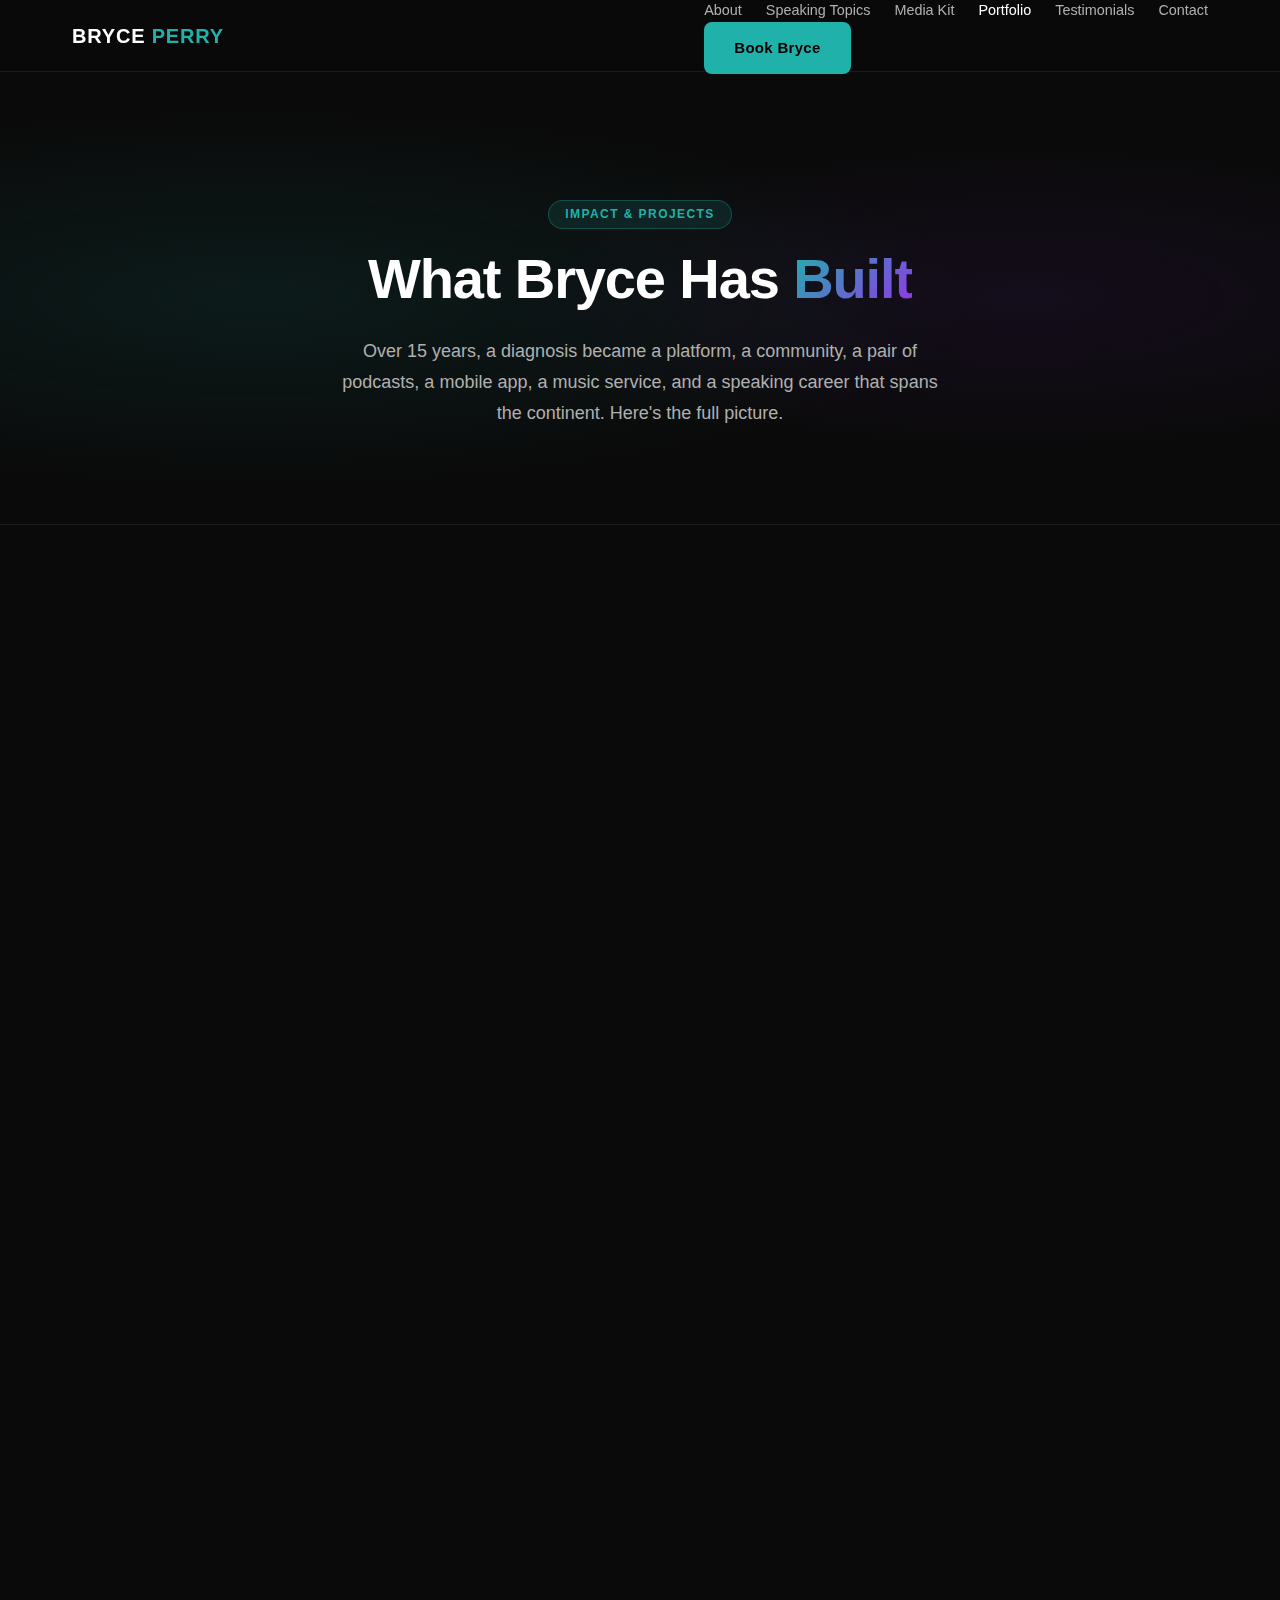
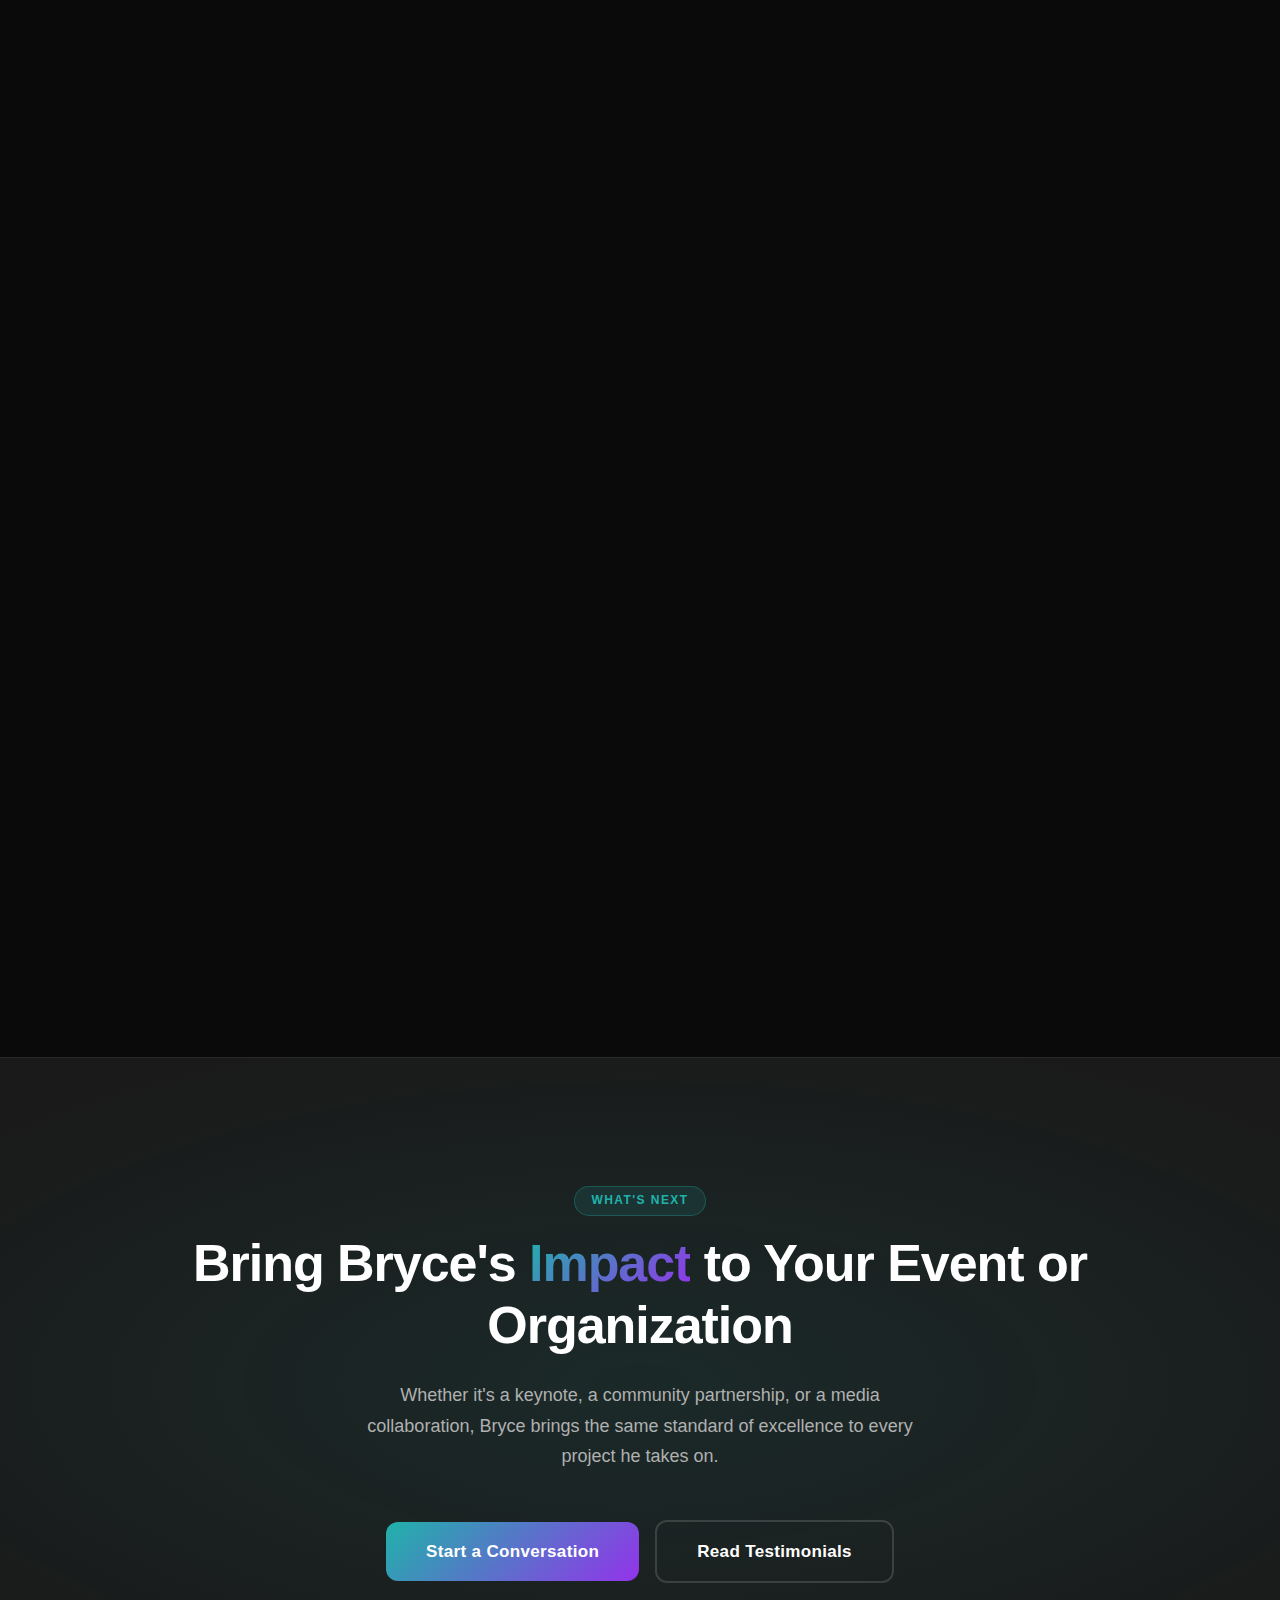
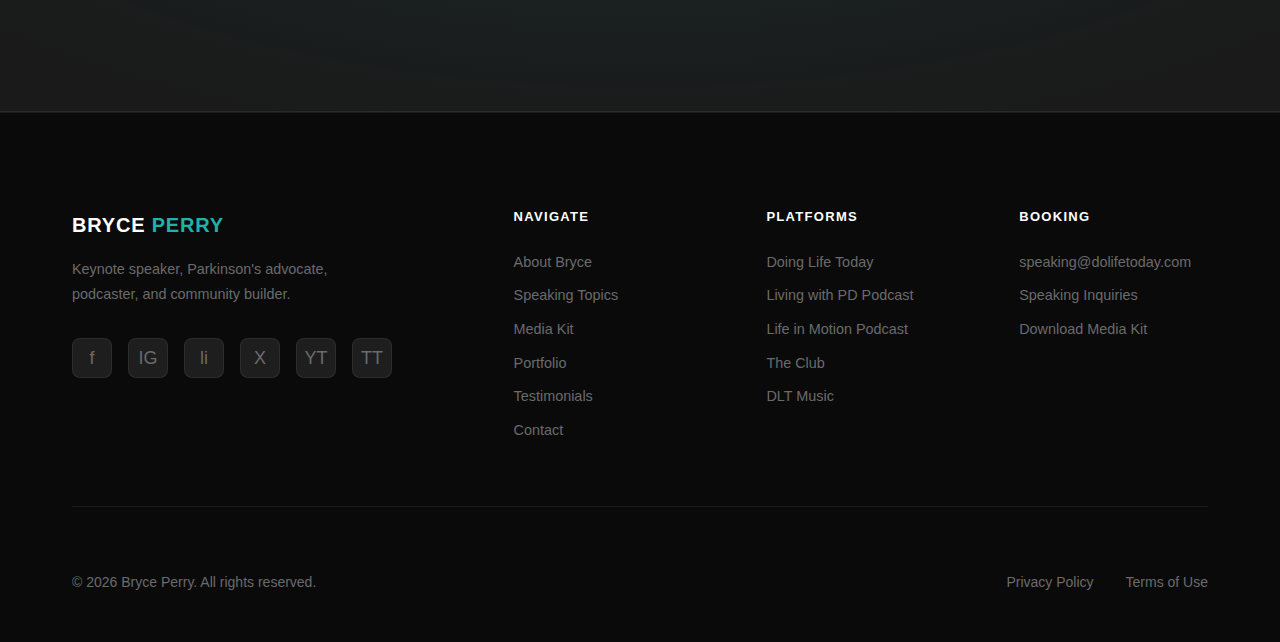
<file: portfolio.html>
<!DOCTYPE html>
<html lang="en">
<head>
  <meta charset="UTF-8" />
  <meta name="viewport" content="width=device-width, initial-scale=1.0" />
  <title>Portfolio - What Bryce Perry Has Built | bryceperry.org</title>
  <meta name="description" content="Explore Bryce Perry's portfolio: Doing Life Today community, award-winning podcasts, The Club, DLT Music, Advocacy Bootcamps, and a decade of speaking engagements." />
  <meta name="keywords" content="Bryce Perry portfolio, Doing Life Today, Parkinson's podcast, The Club, DLT Music, patient advocacy, health community builder" />
  <meta name="author" content="Bryce Perry" />

  <meta property="og:type"        content="website" />
  <meta property="og:url"         content="https://bryceperry.org/portfolio.html" />
  <meta property="og:title"       content="Portfolio - What Bryce Perry Has Built" />
  <meta property="og:description" content="From a 100K+ member community to award-winning podcasts and a patient-built health app - here's what Bryce Perry has created." />

  <link rel="canonical" href="https://bryceperry.org/portfolio.html" />
  <link rel="stylesheet" href="styles.css" />

</head>
<body>

  <a class="skip-link" href="#main">Skip to main content</a>

  <!-- ── Navigation ──────────────────────────────────────────────────────── -->
  <header>
    <nav class="nav" aria-label="Primary navigation">
      <div class="nav__inner">
        <a href="index.html" class="nav__logo">BRYCE <span>PERRY</span></a>
        <button class="nav__toggle" id="navToggle" aria-controls="navMenu" aria-expanded="false" aria-label="Toggle navigation menu">
          <span></span><span></span><span></span>
        </button>
        <div class="nav__menu" id="navMenu">
          <ul class="nav__links" role="list">
            <li><a href="about.html">About</a></li>
            <li><a href="speaking-topics.html">Speaking Topics</a></li>
            <li><a href="media-kit.html">Media Kit</a></li>
            <li><a href="portfolio.html" class="active">Portfolio</a></li>
            <li><a href="testimonials.html">Testimonials</a></li>
            <li><a href="contact.html">Contact</a></li>
          </ul>
          <div class="nav__cta"><a href="contact.html" class="btn btn--primary">Book Bryce</a></div>
        </div>
      </div>
    </nav>
  </header>

  <main id="main">

    <!-- ── Page Hero ─────────────────────────────────────────────────────── -->
    <section class="page-hero" aria-labelledby="page-title">
      <div class="container--narrow">
        <div class="section-badge fade-in">Impact &amp; Projects</div>
        <h1 class="page-hero__title fade-in fade-in--delay-1" id="page-title">
          What Bryce Has <span class="gradient-text">Built</span>
        </h1>
        <p class="page-hero__sub fade-in fade-in--delay-2">
          Over 15 years, a diagnosis became a platform, a community, a pair of podcasts, a mobile app, 
          a music service, and a speaking career that spans the continent. Here's the full picture.
        </p>
      </div>
    </section>

    <!-- ── Portfolio Grid ────────────────────────────────────────────────── -->
    <section class="section" aria-labelledby="portfolio-heading">
      <div class="container">
        <h2 class="sr-only" id="portfolio-heading">Portfolio Projects</h2>

        <div class="portfolio-grid stagger-children">

          <!-- 1. Doing Life Today -->
          <article class="portfolio-card" aria-labelledby="p1-title">
            <div class="portfolio-card__visual portfolio-card__visual--teal" aria-hidden="true">🌐</div>
            <div class="portfolio-card__body">
              <div class="portfolio-card__category">Community Platform</div>
              <h2 class="portfolio-card__title" id="p1-title">Doing Life Today</h2>
              <p class="portfolio-card__desc">
                What started as a small online support group for Parkinson's patients who looked like Bryce 
                has grown into North America's most vibrant and comprehensive Parkinson's community platform. 
                DLT brings together patients, caregivers, advocates, and healthcare professionals through 
                forums, courses, live events, expert content, and peer support programs.
              </p>
              <div class="portfolio-card__stats" role="list" aria-label="Doing Life Today statistics">
                <div class="portfolio-stat" role="listitem">
                  <div class="portfolio-stat__value">100K+</div>
                  <div class="portfolio-stat__label">Community Members</div>
                </div>
                <div class="portfolio-stat" role="listitem">
                  <div class="portfolio-stat__value">15+</div>
                  <div class="portfolio-stat__label">Years Active</div>
                </div>
                <div class="portfolio-stat" role="listitem">
                  <div class="portfolio-stat__value">50+</div>
                  <div class="portfolio-stat__label">Countries Reached</div>
                </div>
              </div>
              <a href="https://dolifetoday.com" target="_blank" rel="noopener noreferrer" class="portfolio-card__link" aria-label="Visit Doing Life Today website (opens in new tab)">Visit dolifetoday.com →</a>
            </div>
          </article>

          <!-- 2. Living with Parkinson's Podcast -->
          <article class="portfolio-card" aria-labelledby="p2-title">
            <div class="portfolio-card__visual portfolio-card__visual--purple" aria-hidden="true">🎙</div>
            <div class="portfolio-card__body">
              <div class="portfolio-card__category">Award-Winning Podcast</div>
              <h2 class="portfolio-card__title" id="p2-title">Living with Parkinson's Podcast</h2>
              <p class="portfolio-card__desc">
                Bryce's flagship podcast delivers candid, expert-led conversations about every dimension 
                of life with Parkinson's disease. Featuring neurologists, researchers, movement specialists, 
                caregivers, and patients, it has become the go-to resource for newly diagnosed patients and 
                long-term survivors alike. Named one of the top health podcasts in Canada.
              </p>
              <div class="portfolio-card__stats" role="list" aria-label="Podcast statistics">
                <div class="portfolio-stat" role="listitem">
                  <div class="portfolio-stat__value">127+</div>
                  <div class="portfolio-stat__label">Episodes</div>
                </div>
                <div class="portfolio-stat" role="listitem">
                  <div class="portfolio-stat__value">2</div>
                  <div class="portfolio-stat__label">Industry Awards</div>
                </div>
                <div class="portfolio-stat" role="listitem">
                  <div class="portfolio-stat__value">Top 5%</div>
                  <div class="portfolio-stat__label">Health Podcasts</div>
                </div>
              </div>
              <a href="https://dolifetoday.com/podcast" target="_blank" rel="noopener noreferrer" class="portfolio-card__link" aria-label="Listen to Living with Parkinson's Podcast (opens in new tab)">Listen Now →</a>
            </div>
          </article>

          <!-- 3. Life in Motion Podcast -->
          <article class="portfolio-card" aria-labelledby="p3-title">
            <div class="portfolio-card__visual portfolio-card__visual--orange" aria-hidden="true">🎵</div>
            <div class="portfolio-card__body">
              <div class="portfolio-card__category">Second Podcast Series</div>
              <h2 class="portfolio-card__title" id="p3-title">Life in Motion Podcast</h2>
              <p class="portfolio-card__desc">
                Bryce's second show explores the emotional, spiritual, and motivational landscape of living 
                with chronic illness. Less clinical, more personal - Life in Motion features intimate 
                one-on-one conversations with people who are actively building meaningful lives despite 
                significant health challenges. A natural complement to the flagship show with a dedicated 
                and deeply loyal listener community.
              </p>
              <div class="portfolio-card__stats" role="list" aria-label="Life in Motion statistics">
                <div class="portfolio-stat" role="listitem">
                  <div class="portfolio-stat__value">60+</div>
                  <div class="portfolio-stat__label">Episodes</div>
                </div>
                <div class="portfolio-stat" role="listitem">
                  <div class="portfolio-stat__value">4.9★</div>
                  <div class="portfolio-stat__label">Avg. Rating</div>
                </div>
              </div>
              <a href="https://dolifetoday.com/life-in-motion" target="_blank" rel="noopener noreferrer" class="portfolio-card__link" aria-label="Listen to Life in Motion Podcast (opens in new tab)">Listen Now →</a>
            </div>
          </article>

          <!-- 4. The Club -->
          <article class="portfolio-card" id="the-club" aria-labelledby="p4-title">
            <div class="portfolio-card__visual portfolio-card__visual--teal" aria-hidden="true">📱</div>
            <div class="portfolio-card__body">
              <div class="portfolio-card__category">Health Technology</div>
              <h2 class="portfolio-card__title" id="p4-title">The Club</h2>
              <p class="portfolio-card__desc">
                Born from the gaps Bryce experienced as a patient, The Club is a patient-designed 
                mobile tool that makes daily Parkinson's management less overwhelming and more connected. 
                Features include intelligent medication tracking with reminders, daily symptom and mood 
                logging, in-app community access, curated resource library, and an AI-powered support 
                assistant trained on Parkinson's-specific information.
              </p>
              <div class="portfolio-card__stats" role="list" aria-label="The Club statistics">
                <div class="portfolio-stat" role="listitem">
                  <div class="portfolio-stat__value">10K+</div>
                  <div class="portfolio-stat__label">Active Users</div>
                </div>
                <div class="portfolio-stat" role="listitem">
                  <div class="portfolio-stat__value">4.8★</div>
                  <div class="portfolio-stat__label">App Store Rating</div>
                </div>
                <div class="portfolio-stat" role="listitem">
                  <div class="portfolio-stat__value">iOS + Android</div>
                  <div class="portfolio-stat__label">Platforms</div>
                </div>
              </div>
              <a href="contact.html#form-heading" class="portfolio-card__link" aria-label="Request app details for The Club">Request App Details →</a>
            </div>
          </article>

          <!-- 5. DLT Music -->
          <article class="portfolio-card" aria-labelledby="p5-title">
            <div class="portfolio-card__visual portfolio-card__visual--purple" aria-hidden="true">🎶</div>
            <div class="portfolio-card__body">
              <div class="portfolio-card__category">Streaming Platform</div>
              <h2 class="portfolio-card__title" id="p5-title">DLT Music</h2>
              <p class="portfolio-card__desc">
                Music is medicine - and Bryce takes that seriously. DLT Music is a 24/7 streaming 
                platform curated specifically for the Parkinson's and chronic illness community. 
                Channels range from relaxing background music for rest days to energizing playlists 
                for exercise therapy sessions. Launched as part of the DLT ecosystem, it has become 
                a beloved daily companion for thousands of community members.
              </p>
              <div class="portfolio-card__stats" role="list" aria-label="DLT Music statistics">
                <div class="portfolio-stat" role="listitem">
                  <div class="portfolio-stat__value">24/7</div>
                  <div class="portfolio-stat__label">Live Streaming</div>
                </div>
                <div class="portfolio-stat" role="listitem">
                  <div class="portfolio-stat__value">12+</div>
                  <div class="portfolio-stat__label">Curated Channels</div>
                </div>
              </div>
              <a href="https://dolifetoday.com/music" target="_blank" rel="noopener noreferrer" class="portfolio-card__link" aria-label="Listen to DLT Music (opens in new tab)">Listen Now →</a>
            </div>
          </article>

          <!-- 6. So You Have Parkinson's...Now What? Bootcamp -->
          <article class="portfolio-card" id="bootcamp-program" aria-labelledby="p6-title">
            <div class="portfolio-card__visual portfolio-card__visual--orange" aria-hidden="true">🏋</div>
            <div class="portfolio-card__body">
              <div class="portfolio-card__category">Education Program</div>
              <h2 class="portfolio-card__title" id="p6-title">So You Have Parkinson's…Now What?</h2>
              <p class="portfolio-card__desc">
                Bryce's signature bootcamp designed specifically for the newly diagnosed. This program 
                gives people the real-world roadmap they never received at diagnosis - covering what to 
                expect, how to build your care team, navigating the emotional journey, finding community, 
                and taking back control of your life. Offered online and in select in-person locations.
              </p>
              <div class="portfolio-card__stats" role="list" aria-label="Bootcamp statistics">
                <div class="portfolio-stat" role="listitem">
                  <div class="portfolio-stat__value">500+</div>
                  <div class="portfolio-stat__label">Graduates</div>
                </div>
                <div class="portfolio-stat" role="listitem">
                  <div class="portfolio-stat__value">Online</div>
                  <div class="portfolio-stat__label">&amp; In-Person</div>
                </div>
              </div>
              <a href="contact.html#form-heading" class="portfolio-card__link" aria-label="Ask about the So You Have Parkinson's Now What bootcamp">Ask About the Bootcamp →</a>
            </div>
          </article>

          <!-- 7. Speaking Career -->
          <article class="portfolio-card" aria-labelledby="p7-title" style="grid-column: 1 / -1">
            <div class="portfolio-card__visual portfolio-card__visual--multi" aria-hidden="true" style="height:140px">🎤</div>
            <div class="portfolio-card__body">
              <div class="portfolio-card__category">Speaking &amp; Appearances</div>
              <h2 class="portfolio-card__title" id="p7-title">Keynotes, Conferences &amp; Appearances</h2>
              <p class="portfolio-card__desc">
                From intimate patient education workshops to mainstage addresses at international congresses, 
                Bryce has spent years bringing his message to audiences across the healthcare, advocacy, 
                pharmaceutical, corporate wellness, and nonprofit sectors. Every engagement is customized, 
                every room leaves changed.
              </p>
              <div class="portfolio-card__stats" style="flex-wrap:wrap;gap:var(--space-2xl);margin-top:var(--space-lg)" role="list" aria-label="Speaking career statistics">
                <div class="portfolio-stat" role="listitem">
                  <div class="portfolio-stat__value">50+</div>
                  <div class="portfolio-stat__label">Keynotes &amp; Talks Delivered</div>
                </div>
                <div class="portfolio-stat" role="listitem">
                  <div class="portfolio-stat__value">9.8/10</div>
                  <div class="portfolio-stat__label">Average Audience Rating</div>
                </div>
                <div class="portfolio-stat" role="listitem">
                  <div class="portfolio-stat__value">3</div>
                  <div class="portfolio-stat__label">Continents Spoken On</div>
                </div>
                <div class="portfolio-stat" role="listitem">
                  <div class="portfolio-stat__value">100%</div>
                  <div class="portfolio-stat__label">Re-Booking Rate</div>
                </div>
              </div>
              <div class="card__meta" style="margin-top:var(--space-xl)">
                <span class="card__meta-item"><strong>Venues include:</strong> World Parkinson Congress · Parkinson's Society Canada Annual Conference · Healthcare Innovation Summit · National Parkinson Foundation Symposium · Davis Phinney Foundation Summit</span>
              </div>

              <!-- Upcoming Events -->
              <div style="margin-top:var(--space-2xl)">
                <h3 style="font-size:1.1rem;font-weight:700;margin-bottom:var(--space-lg);color:var(--color-teal)">Upcoming Events</h3>
                <div class="event-list" role="list">

                  <div class="event-item" role="listitem">
                    <div class="event-item__date">April 18, 2026</div>
                    <div class="event-item__details">
                      <div class="event-item__name">26th Annual OPFNE Parkinson's Symposium</div>
                      <div class="event-item__role">Keynote Speaker</div>
                      <div class="event-item__location">📍 Cleveland, Ohio</div>
                    </div>
                  </div>

                  <div class="event-item" role="listitem">
                    <div class="event-item__date">May 25, 2026</div>
                    <div class="event-item__details">
                      <div class="event-item__name">WPC 2026 - Doing Life Today Hospitality Suite</div>
                      <div class="event-item__role">Meet &amp; Greet</div>
                      <div class="event-item__location">📍 Phoenix, AZ</div>
                    </div>
                  </div>

                  <div class="event-item" role="listitem">
                    <div class="event-item__date">June 7, 2026</div>
                    <div class="event-item__details">
                      <div class="event-item__name">Living Better with Parkinson's Conference</div>
                      <div class="event-item__role">Speaker &amp; Panelist</div>
                      <div class="event-item__location">📍 Collingwood, ON, Canada</div>
                    </div>
                  </div>

                  <div class="event-item" role="listitem">
                    <div class="event-item__date">July 25, 2026</div>
                    <div class="event-item__details">
                      <div class="event-item__name">LSU - Louisiana Parkinson's Conference</div>
                      <div class="event-item__role">Keynote Speaker</div>
                      <div class="event-item__location">📍 Baton Rouge, LA</div>
                    </div>
                  </div>

                </div>
              </div>

              <!-- Previous Events -->
              <div style="margin-top:var(--space-2xl)">
                <h3 style="font-size:1.1rem;font-weight:700;margin-bottom:var(--space-lg);color:var(--text-secondary)">Previous Events</h3>
                <div class="event-list" role="list">

                  <div class="event-item event-item--past" role="listitem">
                    <div class="event-item__date">Oct 18, 2025</div>
                    <div class="event-item__details">
                      <div class="event-item__name">Parkinson's IQ + You</div>
                      <div class="event-item__role">Host &amp; Moderator</div>
                      <div class="event-item__presenter">Presented by Parkinson Canada &amp; The Michael J. Fox Foundation</div>
                      <div class="event-item__location">📍 Toronto, ON, Canada</div>
                    </div>
                  </div>

                  <div class="event-item event-item--past" role="listitem">
                    <div class="event-item__date">Oct 6, 2025</div>
                    <div class="event-item__details">
                      <div class="event-item__name">Bryan Grant Foundation</div>
                      <div class="event-item__role">Webinar Panelist</div>
                      <div class="event-item__location">📍 Virtual Event</div>
                    </div>
                  </div>

                  <div class="event-item event-item--past" role="listitem">
                    <div class="event-item__date">May 31, 2025</div>
                    <div class="event-item__details">
                      <div class="event-item__name">Parkinson's IQ + You</div>
                      <div class="event-item__role">Host &amp; Moderator</div>
                      <div class="event-item__presenter">Presented by Parkinson Canada &amp; The Michael J. Fox Foundation</div>
                      <div class="event-item__location">📍 Montreal, QC, Canada</div>
                    </div>
                  </div>

                  <div class="event-item event-item--past" role="listitem">
                    <div class="event-item__date">April 10, 2025</div>
                    <div class="event-item__details">
                      <div class="event-item__name">Parkinson Awareness Month - Blue Rock Technologies</div>
                      <div class="event-item__role">Keynote Speaker</div>
                      <div class="event-item__location">📍 Canada &amp; USA Virtual Staff Meeting</div>
                    </div>
                  </div>

                  <div class="event-item event-item--past" role="listitem">
                    <div class="event-item__date">Nov 30, 2024</div>
                    <div class="event-item__details">
                      <div class="event-item__name">Parkinson's IQ + You</div>
                      <div class="event-item__role">Host &amp; Moderator</div>
                      <div class="event-item__presenter">Presented by Parkinson Canada &amp; The Michael J. Fox Foundation</div>
                      <div class="event-item__location">📍 Vancouver, BC, Canada</div>
                    </div>
                  </div>

                </div>
              </div>

              <div class="card__cta">
                <a href="contact.html" class="btn btn--gradient mt-xl">Book a Speaking Engagement</a>
              </div>
            </div>
          </article>

        </div>
      </div>
    </section>

    <!-- ── Final CTA ─────────────────────────────────────────────────────── -->
    <section class="booking-cta" aria-labelledby="portfolio-cta-heading">
      <div class="container">
        <div class="section-badge">What's Next</div>
        <h2 class="booking-cta__title" id="portfolio-cta-heading">
          Bring Bryce's <span class="gradient-text">Impact</span> to Your Event or Organization
        </h2>
        <p class="booking-cta__sub">
          Whether it's a keynote, a community partnership, or a media collaboration, 
          Bryce brings the same standard of excellence to every project he takes on.
        </p>
        <div class="btn-group" style="justify-content:center">
          <a href="contact.html" class="btn btn--gradient btn--lg">Start a Conversation</a>
          <a href="testimonials.html" class="btn btn--outline btn--lg">Read Testimonials</a>
        </div>
      </div>
    </section>

  </main>

  <!-- ── Footer ──────────────────────────────────────────────────────────── -->
  <footer class="footer" aria-label="Site footer">
    <div class="container">
      <div class="footer__grid">
        <div>
          <div class="footer__brand-name">BRYCE <span>PERRY</span></div>
          <p class="footer__brand-desc">Keynote speaker, Parkinson's advocate, podcaster, and community builder.</p>
          <nav class="footer__social" aria-label="Social media links">
            <a href="https://www.facebook.com/doinglifetoday" class="footer__social-link" target="_blank" rel="noopener noreferrer" aria-label="Facebook">f</a>
            <a href="https://www.instagram.com/doinglifetoday" class="footer__social-link" target="_blank" rel="noopener noreferrer" aria-label="Instagram">IG</a>
            <a href="https://www.linkedin.com/in/bryceperry" class="footer__social-link" target="_blank" rel="noopener noreferrer" aria-label="LinkedIn">li</a>
            <a href="https://twitter.com/bryceperry" class="footer__social-link" target="_blank" rel="noopener noreferrer" aria-label="Twitter / X">X</a>
            <a href="https://www.youtube.com/@doinglifetoday" class="footer__social-link" target="_blank" rel="noopener noreferrer" aria-label="YouTube">YT</a>
            <a href="https://www.tiktok.com/@doinglifetoday" class="footer__social-link" target="_blank" rel="noopener noreferrer" aria-label="TikTok">TT</a>
          </nav>
        </div>
        <div>
          <h3 class="footer__col-title">Navigate</h3>
          <ul class="footer__links" role="list">
            <li><a href="about.html">About Bryce</a></li>
            <li><a href="speaking-topics.html">Speaking Topics</a></li>
            <li><a href="media-kit.html">Media Kit</a></li>
            <li><a href="portfolio.html">Portfolio</a></li>
            <li><a href="testimonials.html">Testimonials</a></li>
            <li><a href="contact.html">Contact</a></li>
          </ul>
        </div>
        <div>
          <h3 class="footer__col-title">Platforms</h3>
          <ul class="footer__links" role="list">
            <li><a href="https://dolifetoday.com" target="_blank" rel="noopener noreferrer">Doing Life Today</a></li>
            <li><a href="https://podcast.dolifetoday.com/" target="_blank" rel="noopener noreferrer">Living with PD Podcast</a></li>
            <li><a href="https://dolifetoday.com/life-in-motion" target="_blank" rel="noopener noreferrer">Life in Motion Podcast</a></li>
            <li><a href="portfolio.html#the-club">The Club</a></li>
            <li><a href="https://dolifetoday.com/music" target="_blank" rel="noopener noreferrer">DLT Music</a></li>
          </ul>
        </div>
        <div>
          <h3 class="footer__col-title">Booking</h3>
          <ul class="footer__links" role="list">
            <li><a href="mailto:speaking@dolifetoday.com">speaking@dolifetoday.com</a></li>
            <li><a href="contact.html">Speaking Inquiries</a></li>
            <li><a href="media-kit.html">Download Media Kit</a></li>
          </ul>
        </div>
      </div>
      <div class="footer__bottom">
        <p class="footer__copyright">&copy; <span id="year"></span> Bryce Perry. All rights reserved.</p>
        <nav class="footer__bottom-links" aria-label="Legal links"><a href="privacy.html">Privacy Policy</a><a href="terms.html">Terms of Use</a></nav>
      </div>
    </div>
  </footer>

  <script src="site.js"></script>
  <script>document.getElementById('year').textContent = new Date().getFullYear();</script>
</body>
</html>
</file>
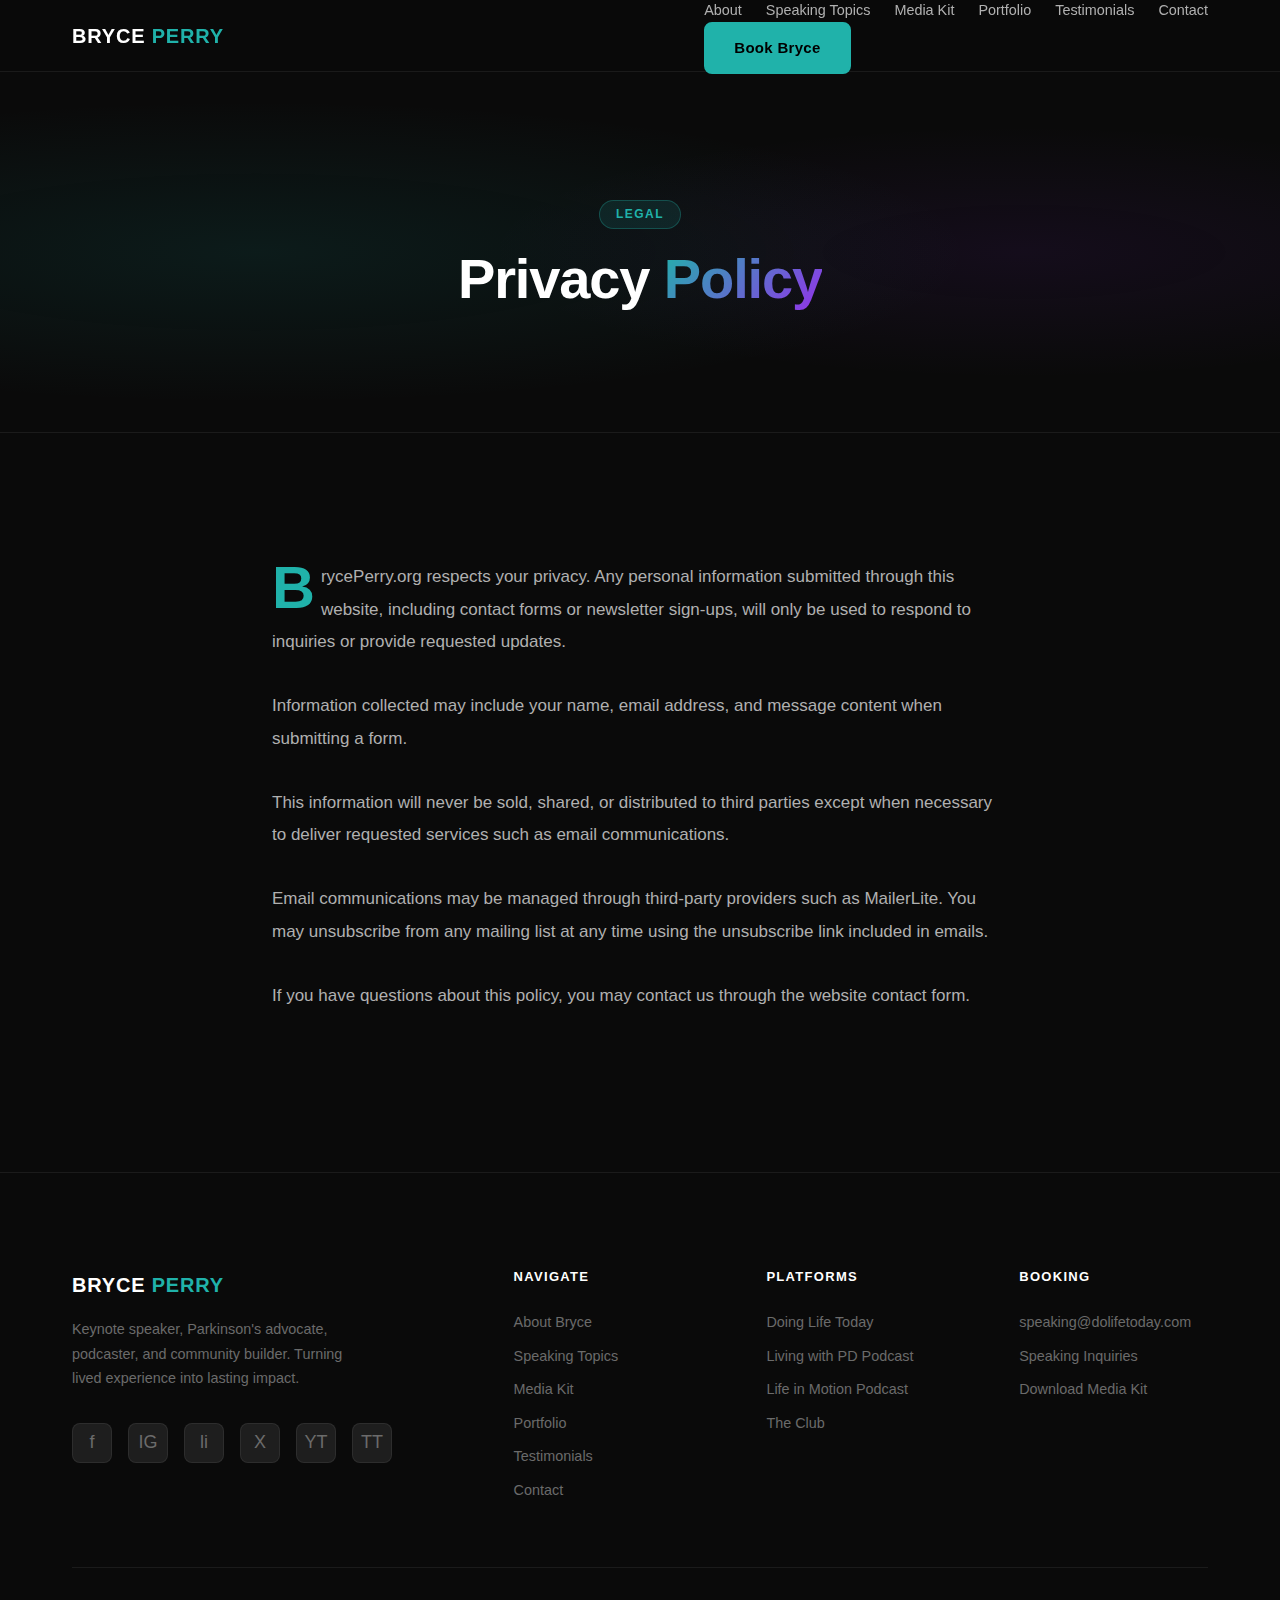
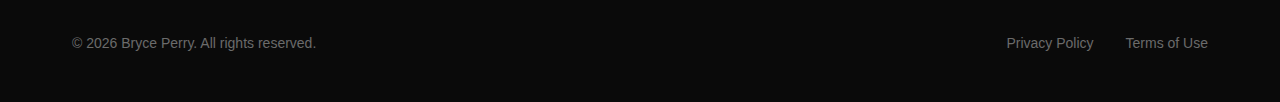
<file: privacy.html>
<!DOCTYPE html>
<html lang="en">
<head>
  <meta charset="UTF-8" />
  <meta name="viewport" content="width=device-width, initial-scale=1.0" />
  <title>Privacy Policy | bryceperry.org</title>
  <meta name="description" content="Privacy policy for BrycePerry.org" />
  <meta name="author" content="Bryce Perry" />

  <link rel="stylesheet" href="styles.css" />
</head>
<body>

  <a class="skip-link" href="#main">Skip to main content</a>

  <!-- ── Navigation ──────────────────────────────────────────────────────── -->
  <header>
    <nav class="nav" aria-label="Primary navigation">
      <div class="nav__inner">
        <a href="index.html" class="nav__logo" aria-label="Bryce Perry — Home">BRYCE <span>PERRY</span></a>
        <button class="nav__toggle" id="navToggle" aria-controls="navMenu" aria-expanded="false" aria-label="Toggle navigation menu">
          <span></span><span></span><span></span>
        </button>
        <div class="nav__menu" id="navMenu">
          <ul class="nav__links" role="list">
            <li><a href="about.html">About</a></li>
            <li><a href="speaking-topics.html">Speaking Topics</a></li>
            <li><a href="media-kit.html">Media Kit</a></li>
            <li><a href="portfolio.html">Portfolio</a></li>
            <li><a href="testimonials.html">Testimonials</a></li>
            <li><a href="contact.html">Contact</a></li>
          </ul>
          <div class="nav__cta"><a href="contact.html" class="btn btn--primary">Book Bryce</a></div>
        </div>
      </div>
    </nav>
  </header>

  <main id="main">
    <section class="page-hero" aria-labelledby="page-title">
      <div class="container--narrow">
        <div class="section-badge fade-in">Legal</div>
        <h1 class="page-hero__title fade-in fade-in--delay-1" id="page-title">Privacy <span class="gradient-text">Policy</span></h1>
      </div>
    </section>

    <section class="section" aria-label="Privacy policy content">
      <div class="container--narrow">
        <div class="story-section fade-in">
          <p>BrycePerry.org respects your privacy. Any personal information submitted through this website, including contact forms or newsletter sign-ups, will only be used to respond to inquiries or provide requested updates.</p>
          <p>Information collected may include your name, email address, and message content when submitting a form.</p>
          <p>This information will never be sold, shared, or distributed to third parties except when necessary to deliver requested services such as email communications.</p>
          <p>Email communications may be managed through third-party providers such as MailerLite. You may unsubscribe from any mailing list at any time using the unsubscribe link included in emails.</p>
          <p>If you have questions about this policy, you may contact us through the website contact form.</p>
        </div>
      </div>
    </section>
  </main>

  <!-- ── Footer ──────────────────────────────────────────────────────────── -->
  <footer class="footer" aria-label="Site footer">
    <div class="container">
      <div class="footer__grid">
        <div>
          <div class="footer__brand-name">BRYCE <span>PERRY</span></div>
          <p class="footer__brand-desc">Keynote speaker, Parkinson's advocate, podcaster, and community builder. Turning lived experience into lasting impact.</p>
          <nav class="footer__social" aria-label="Social media links">
            <a href="https://www.facebook.com/doinglifetoday" class="footer__social-link" target="_blank" rel="noopener noreferrer" aria-label="Facebook">f</a>
            <a href="https://www.instagram.com/doinglifetoday" class="footer__social-link" target="_blank" rel="noopener noreferrer" aria-label="Instagram">IG</a>
            <a href="https://www.linkedin.com/in/bryceperry" class="footer__social-link" target="_blank" rel="noopener noreferrer" aria-label="LinkedIn">li</a>
            <a href="https://twitter.com/bryceperry" class="footer__social-link" target="_blank" rel="noopener noreferrer" aria-label="Twitter / X">X</a>
            <a href="https://www.youtube.com/@doinglifetoday" class="footer__social-link" target="_blank" rel="noopener noreferrer" aria-label="YouTube">YT</a>
            <a href="https://www.tiktok.com/@doinglifetoday" class="footer__social-link" target="_blank" rel="noopener noreferrer" aria-label="TikTok">TT</a>
          </nav>
        </div>
        <div>
          <h3 class="footer__col-title">Navigate</h3>
          <ul class="footer__links" role="list">
            <li><a href="about.html">About Bryce</a></li>
            <li><a href="speaking-topics.html">Speaking Topics</a></li>
            <li><a href="media-kit.html">Media Kit</a></li>
            <li><a href="portfolio.html">Portfolio</a></li>
            <li><a href="testimonials.html">Testimonials</a></li>
            <li><a href="contact.html">Contact</a></li>
          </ul>
        </div>
        <div>
          <h3 class="footer__col-title">Platforms</h3>
          <ul class="footer__links" role="list">
            <li><a href="https://dolifetoday.com" target="_blank" rel="noopener noreferrer">Doing Life Today</a></li>
            <li><a href="https://podcast.dolifetoday.com/" target="_blank" rel="noopener noreferrer">Living with PD Podcast</a></li>
            <li><a href="https://dolifetoday.com/life-in-motion" target="_blank" rel="noopener noreferrer">Life in Motion Podcast</a></li>
            <li><a href="https://dolifetoday.com/app" target="_blank" rel="noopener noreferrer">The Club</a></li>
          </ul>
        </div>
        <div>
          <h3 class="footer__col-title">Booking</h3>
          <ul class="footer__links" role="list">
            <li><a href="mailto:speaking@dolifetoday.com">speaking@dolifetoday.com</a></li>
            <li><a href="contact.html">Speaking Inquiries</a></li>
            <li><a href="media-kit.html">Download Media Kit</a></li>
          </ul>
        </div>
      </div>
      <div class="footer__bottom">
        <p class="footer__copyright">&copy; <span id="year"></span> Bryce Perry. All rights reserved.</p>
        <nav class="footer__bottom-links" aria-label="Legal links"><a href="privacy.html">Privacy Policy</a><a href="terms.html">Terms of Use</a></nav>
      </div>
    </div>
  </footer>

  <script src="site.js"></script>
  <script>document.getElementById('year').textContent = new Date().getFullYear();</script>
</body>
</html>
</file>
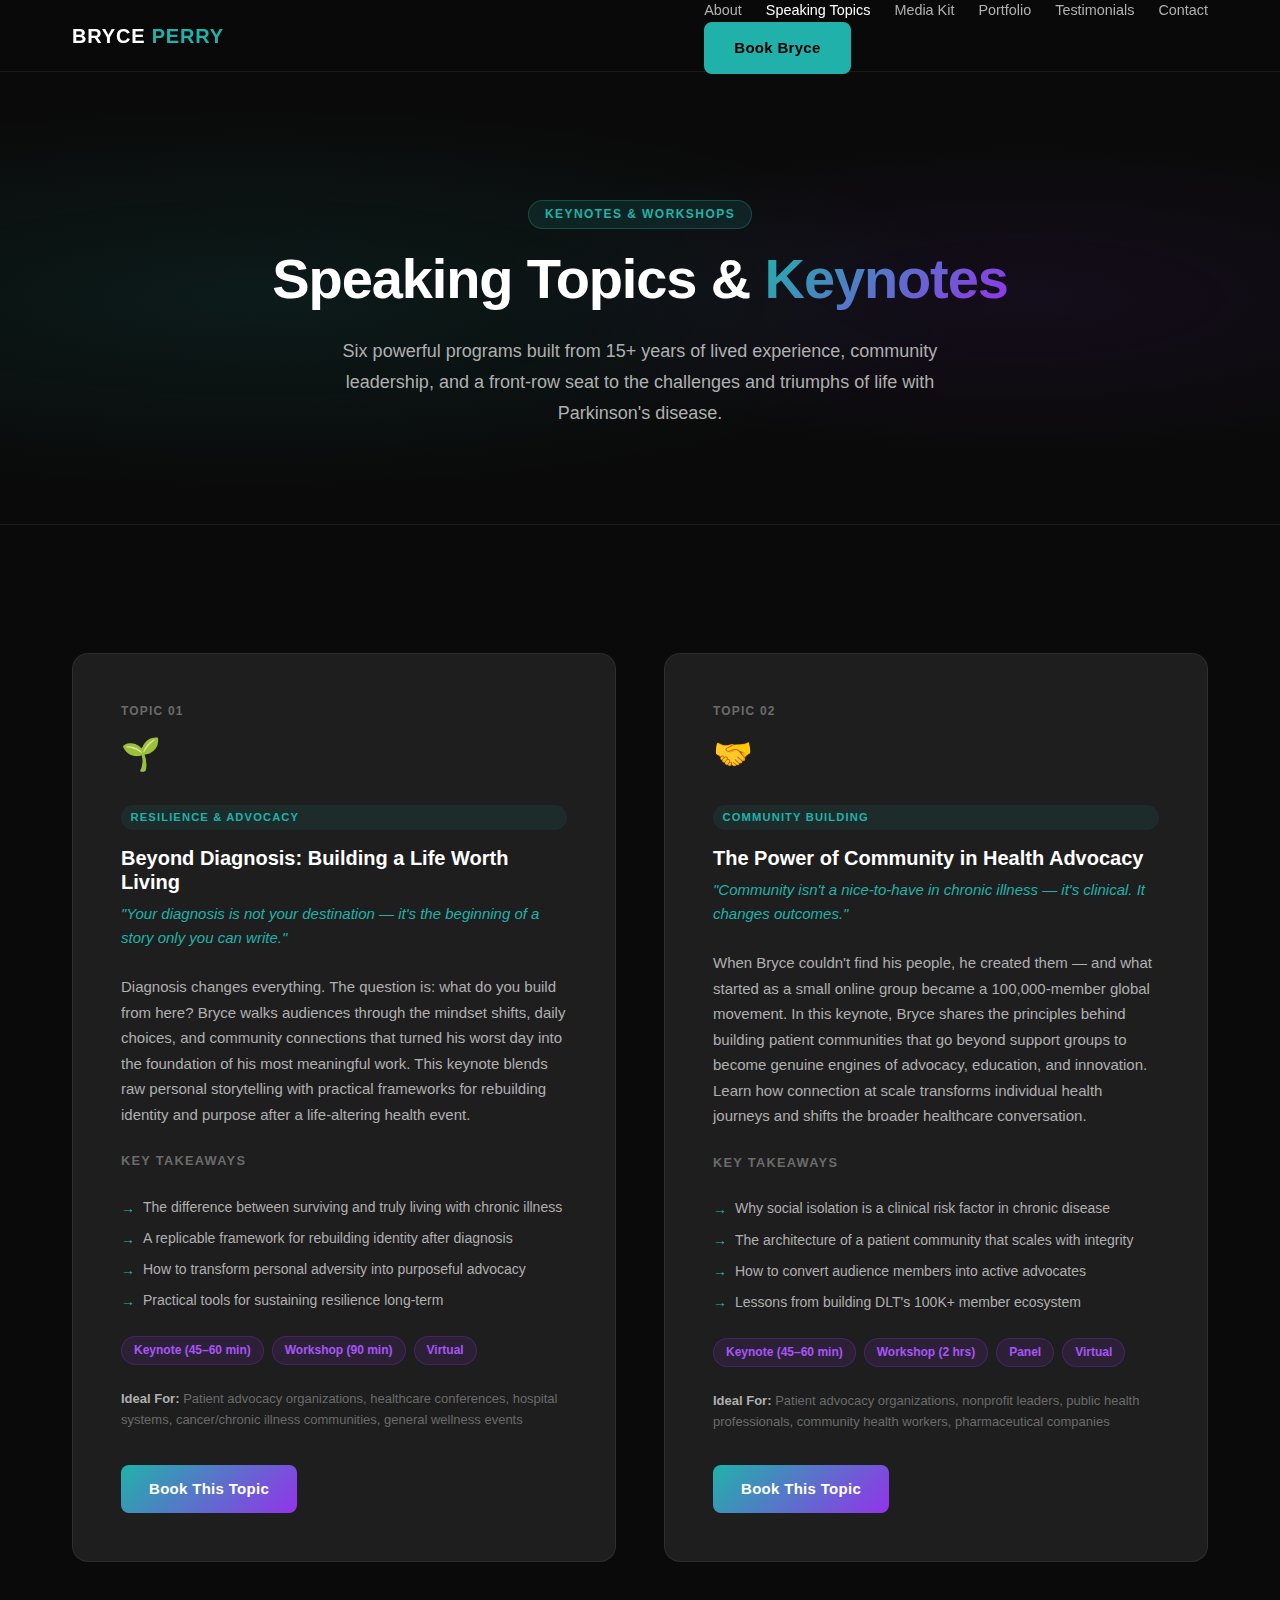
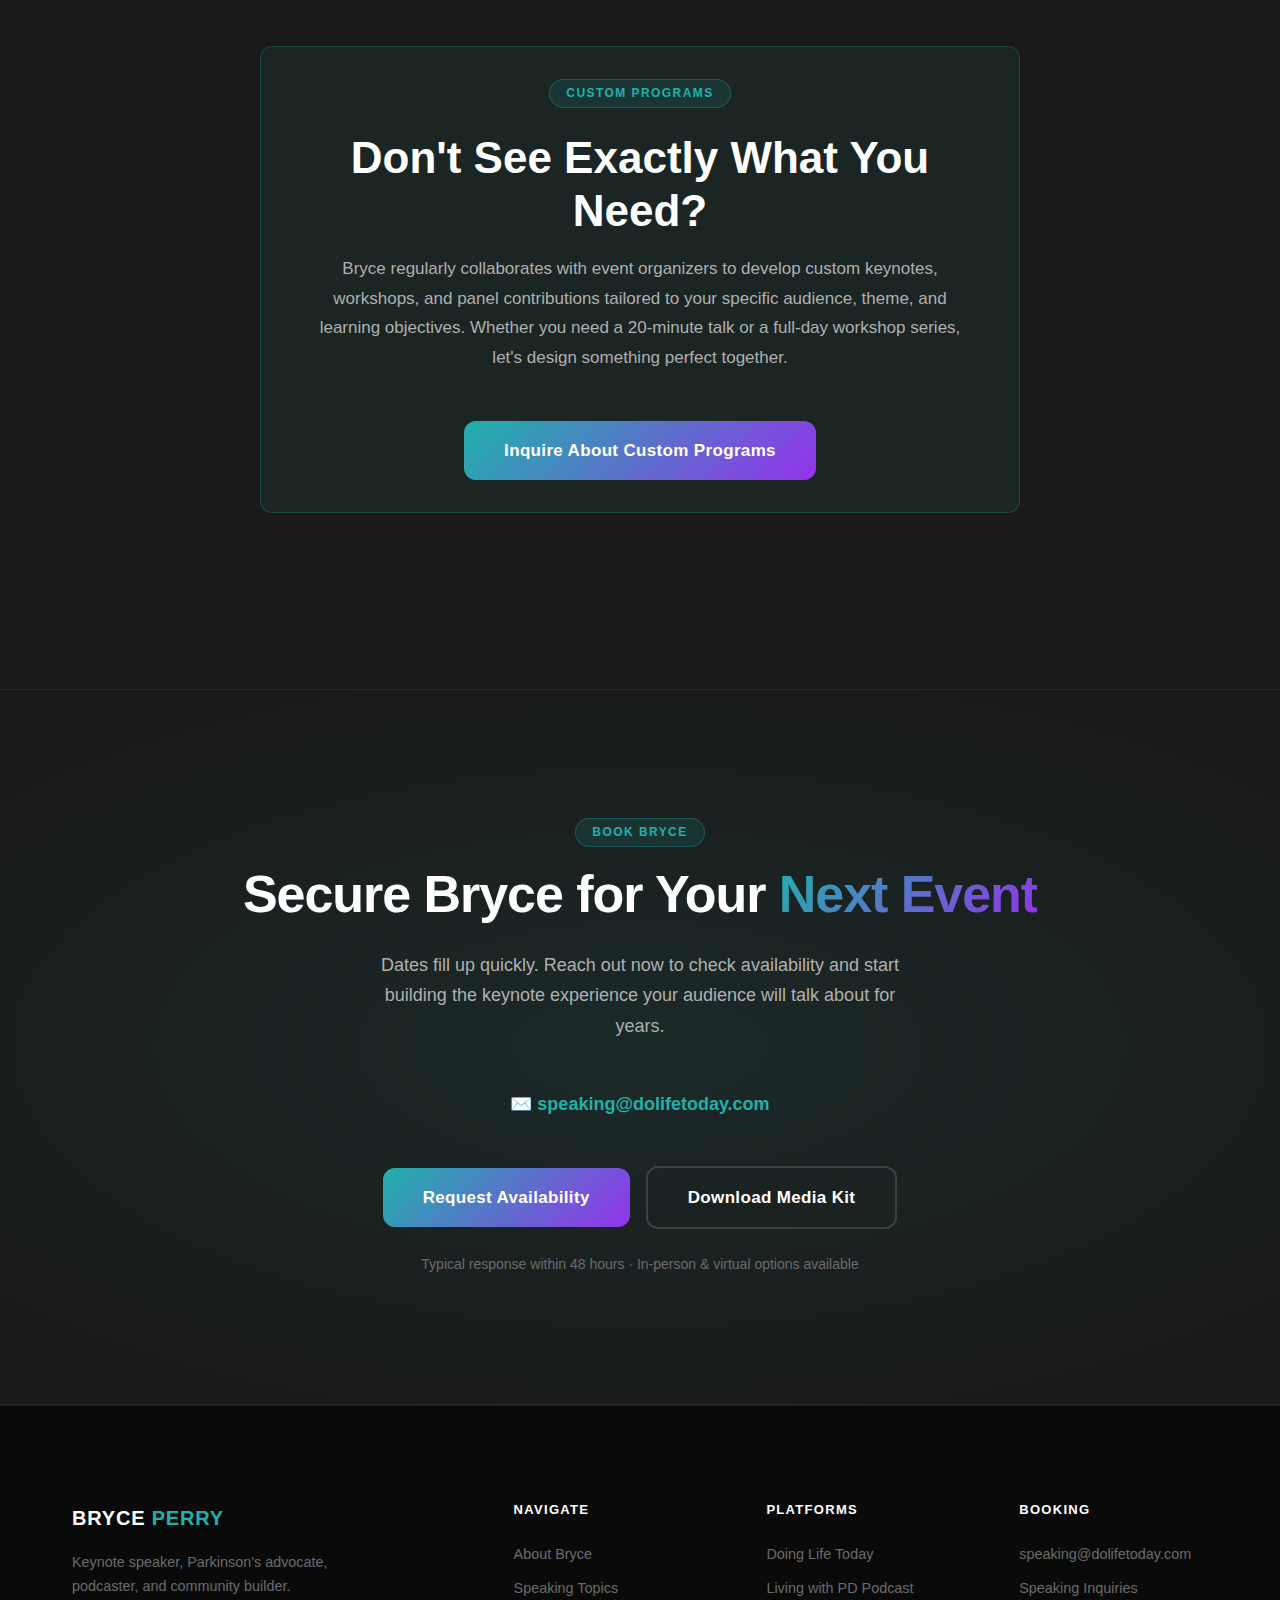
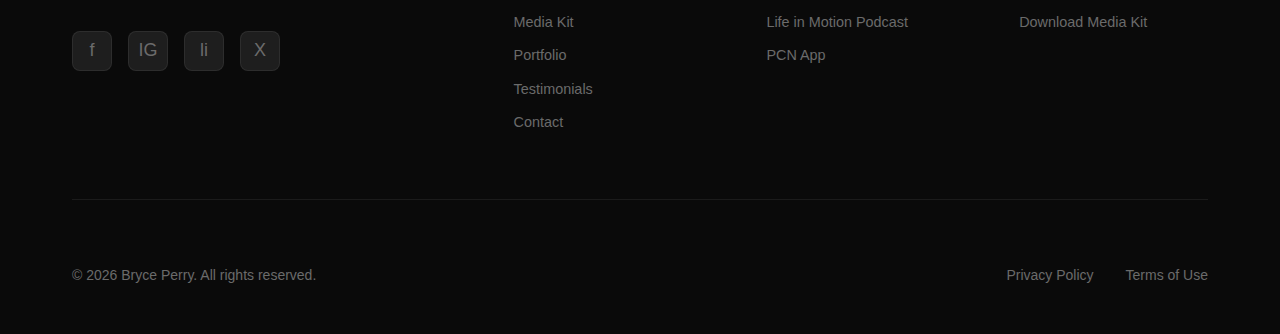
<file: speaking-topics.html>
<!DOCTYPE html>
<html lang="en">
<head>
  <meta charset="UTF-8" />
  <meta name="viewport" content="width=device-width, initial-scale=1.0" />
  <title>Speaking Topics & Keynotes — Bryce Perry | bryceperry.org</title>
  <meta name="description" content="Browse Bryce Perry's 6 keynote topics covering Parkinson's disease, patient advocacy, community building, health innovation, and resilience. Book for your event." />
  <meta name="keywords" content="Bryce Perry speaking topics, Parkinson's keynote, patient advocacy speaker, chronic illness speaker, health conference keynote" />
  <meta name="author" content="Bryce Perry" />

  <meta property="og:type"        content="website" />
  <meta property="og:url"         content="https://bryceperry.org/speaking-topics.html" />
  <meta property="og:title"       content="Speaking Topics & Keynotes — Bryce Perry" />
  <meta property="og:description" content="6 powerful keynotes covering resilience, community, young-onset Parkinson's, patient media, health tech, and thriving with chronic illness." />

  <link rel="canonical" href="https://bryceperry.org/speaking-topics.html" />
  <link rel="stylesheet" href="styles.css" />
</head>
<body>

  <a class="skip-link" href="#main">Skip to main content</a>

  <!-- ── Navigation ──────────────────────────────────────────────────────── -->
  <header>
    <nav class="nav" aria-label="Primary navigation">
      <div class="nav__inner">
        <a href="index.html" class="nav__logo">BRYCE <span>PERRY</span></a>
        <button class="nav__toggle" id="navToggle" aria-controls="navMenu" aria-expanded="false" aria-label="Toggle navigation menu">
          <span></span><span></span><span></span>
        </button>
        <div class="nav__menu" id="navMenu">
          <ul class="nav__links" role="list">
            <li><a href="about.html">About</a></li>
            <li><a href="speaking-topics.html" class="active">Speaking Topics</a></li>
            <li><a href="media-kit.html">Media Kit</a></li>
            <li><a href="portfolio.html">Portfolio</a></li>
            <li><a href="testimonials.html">Testimonials</a></li>
            <li><a href="contact.html">Contact</a></li>
          </ul>
          <div class="nav__cta"><a href="contact.html" class="btn btn--primary">Book Bryce</a></div>
        </div>
      </div>
    </nav>
  </header>

  <main id="main">

    <!-- ── Page Hero ─────────────────────────────────────────────────────── -->
    <section class="page-hero" aria-labelledby="page-title">
      <div class="container--narrow">
        <div class="section-badge fade-in">Keynotes &amp; Workshops</div>
        <h1 class="page-hero__title fade-in fade-in--delay-1" id="page-title">
          Speaking Topics &amp; <span class="gradient-text">Keynotes</span>
        </h1>
        <p class="page-hero__sub fade-in fade-in--delay-2">
          Six powerful programs built from 15+ years of lived experience, community leadership, and 
          a front-row seat to the challenges and triumphs of life with Parkinson's disease.
        </p>
      </div>
    </section>

    <!-- ── Topics Grid ───────────────────────────────────────────────────── -->
    <section class="section" aria-labelledby="topics-heading">
      <div class="container">
        <h2 class="sr-only" id="topics-heading">All Speaking Topics</h2>

        <div class="grid grid--2" style="gap:var(--space-2xl)">

          <!-- Topic 1 -->
          <article class="topic-card fade-in" aria-labelledby="t1-title">
            <div class="topic-card__number">Topic 01</div>
            <div class="card__icon" aria-hidden="true">🌱</div>
            <div class="card__tag">Resilience &amp; Advocacy</div>
            <h2 class="card__title" id="t1-title">Beyond Diagnosis: Building a Life Worth Living</h2>
            <p class="topic-card__hook">"Your diagnosis is not your destination — it's the beginning of a story only you can write."</p>
            <p class="card__desc">
              Diagnosis changes everything. The question is: what do you build from here? Bryce walks 
              audiences through the mindset shifts, daily choices, and community connections that turned 
              his worst day into the foundation of his most meaningful work. This keynote blends raw 
              personal storytelling with practical frameworks for rebuilding identity and purpose after 
              a life-altering health event.
            </p>

            <div class="topic-card__takeaways">
              <div class="topic-card__takeaways-title">Key Takeaways</div>
              <ul class="card__list" aria-label="Key takeaways for Beyond Diagnosis">
                <li>The difference between surviving and truly living with chronic illness</li>
                <li>A replicable framework for rebuilding identity after diagnosis</li>
                <li>How to transform personal adversity into purposeful advocacy</li>
                <li>Practical tools for sustaining resilience long-term</li>
              </ul>
            </div>

            <div class="topic-card__formats">
              <span class="format-tag">Keynote (45–60 min)</span>
              <span class="format-tag">Workshop (90 min)</span>
              <span class="format-tag">Virtual</span>
            </div>

            <p class="topic-card__audience">
              <strong>Ideal For:</strong> Patient advocacy organizations, healthcare conferences, hospital systems, cancer/chronic illness communities, general wellness events
            </p>

            <div class="topic-card__cta">
              <a href="contact.html" class="btn btn--gradient">Book This Topic</a>
            </div>
          </article>

          <!-- Topic 2 -->
          <article class="topic-card fade-in fade-in--delay-1" aria-labelledby="t2-title">
            <div class="topic-card__number">Topic 02</div>
            <div class="card__icon" aria-hidden="true">🤝</div>
            <div class="card__tag">Community Building</div>
            <h2 class="card__title" id="t2-title">The Power of Community in Health Advocacy</h2>
            <p class="topic-card__hook">"Community isn't a nice-to-have in chronic illness — it's clinical. It changes outcomes."</p>
            <p class="card__desc">
              When Bryce couldn't find his people, he created them — and what started as a small online 
              group became a 100,000-member global movement. In this keynote, Bryce shares the principles 
              behind building patient communities that go beyond support groups to become genuine engines 
              of advocacy, education, and innovation. Learn how connection at scale transforms individual 
              health journeys and shifts the broader healthcare conversation.
            </p>

            <div class="topic-card__takeaways">
              <div class="topic-card__takeaways-title">Key Takeaways</div>
              <ul class="card__list" aria-label="Key takeaways for Community Power">
                <li>Why social isolation is a clinical risk factor in chronic disease</li>
                <li>The architecture of a patient community that scales with integrity</li>
                <li>How to convert audience members into active advocates</li>
                <li>Lessons from building DLT's 100K+ member ecosystem</li>
              </ul>
            </div>

            <div class="topic-card__formats">
              <span class="format-tag">Keynote (45–60 min)</span>
              <span class="format-tag">Workshop (2 hrs)</span>
              <span class="format-tag">Panel</span>
              <span class="format-tag">Virtual</span>
            </div>

            <p class="topic-card__audience">
              <strong>Ideal For:</strong> Patient advocacy organizations, nonprofit leaders, public health professionals, community health workers, pharmaceutical companies
            </p>

            <div class="topic-card__cta">
              <a href="contact.html" class="btn btn--gradient">Book This Topic</a>
            </div>
          </article>

          <!-- Topic 3 -->
          <article class="topic-card fade-in" aria-labelledby="t3-title">
            <div class="topic-card__number">Topic 03</div>
            <div class="card__icon" aria-hidden="true">⚡</div>
            <div class="card__tag">Young-Onset Parkinson's</div>
            <h2 class="card__title" id="t3-title">Young-Onset Parkinson's: The Invisible Struggle</h2>
            <p class="topic-card__hook">"Most people picture an elderly patient. I'm here to change that picture — because it matters."</p>
            <p class="card__desc">
              Parkinson's disease doesn't only affect the elderly. Tens of thousands of people under 50 
              are diagnosed every year — and they face a completely different set of challenges: navigating 
              career, parenting, relationships, and identity while managing a progressive neurological 
              condition that society doesn't expect to see on their face. This keynote gives the young-onset 
              community a voice on the mainstage and equips healthcare professionals and employers to 
              dramatically improve how they show up.
            </p>

            <div class="topic-card__takeaways">
              <div class="topic-card__takeaways-title">Key Takeaways</div>
              <ul class="card__list" aria-label="Key takeaways for Young-Onset Parkinson's">
                <li>The unique emotional and practical challenges of early-onset diagnosis</li>
                <li>What healthcare systems consistently get wrong about young patients</li>
                <li>Workplace accommodations and career navigation strategies</li>
                <li>How family dynamics shift — and how to navigate them with grace</li>
              </ul>
            </div>

            <div class="topic-card__formats">
              <span class="format-tag">Keynote (45–60 min)</span>
              <span class="format-tag">CME Session</span>
              <span class="format-tag">Patient Education</span>
              <span class="format-tag">Virtual</span>
            </div>

            <p class="topic-card__audience">
              <strong>Ideal For:</strong> Neurology conferences, movement disorder clinics, pharmaceutical medical education, HR professionals, patient and caregiver events
            </p>

            <div class="topic-card__cta">
              <a href="contact.html" class="btn btn--gradient">Book This Topic</a>
            </div>
          </article>

          <!-- Topic 4 -->
          <article class="topic-card fade-in fade-in--delay-1" aria-labelledby="t4-title">
            <div class="topic-card__number">Topic 04</div>
            <div class="card__icon" aria-hidden="true">🎙</div>
            <div class="card__tag">Patient Storytelling</div>
            <h2 class="card__title" id="t4-title">Amplifying Patient Voices Through Media</h2>
            <p class="topic-card__hook">"When patients control their own narrative, everything changes — for the patient, and for the system."</p>
            <p class="card__desc">
              With 127+ podcast episodes and regular media features, Bryce knows what it takes to turn 
              a personal health story into a platform for systemic change. This session explores how 
              podcasting, social media, and digital content have transformed patient advocacy — and how 
              healthcare organizations, pharmaceutical companies, and patient groups can leverage authentic 
              patient voices to build trust, drive education, and create genuine community.
            </p>

            <div class="topic-card__takeaways">
              <div class="topic-card__takeaways-title">Key Takeaways</div>
              <ul class="card__list" aria-label="Key takeaways for Patient Media">
                <li>Why authentic patient storytelling outperforms traditional health messaging</li>
                <li>How to find, develop, and support patient storytellers</li>
                <li>The elements of a podcast or media platform that builds real trust</li>
                <li>Avoiding the common pitfalls of "patient engagement" programs</li>
              </ul>
            </div>

            <div class="topic-card__formats">
              <span class="format-tag">Keynote (45 min)</span>
              <span class="format-tag">Workshop (Half-day)</span>
              <span class="format-tag">Fireside Chat</span>
              <span class="format-tag">Virtual</span>
            </div>

            <p class="topic-card__audience">
              <strong>Ideal For:</strong> Pharma communications teams, healthcare marketing professionals, patient advocacy organizations, media &amp; journalism schools, health nonprofits
            </p>

            <div class="topic-card__cta">
              <a href="contact.html" class="btn btn--gradient">Book This Topic</a>
            </div>
          </article>

          <!-- Topic 5 -->
          <article class="topic-card fade-in" aria-labelledby="t5-title">
            <div class="topic-card__number">Topic 05</div>
            <div class="card__icon" aria-hidden="true">📱</div>
            <div class="card__tag">Health Technology</div>
            <h2 class="card__title" id="t5-title">From Idea to Impact: Building Health Tech Solutions</h2>
            <p class="topic-card__hook">"The best health tech isn't designed in boardrooms — it's designed in doctor's waiting rooms and 3 a.m. moments of fear."</p>
            <p class="card__desc">
              As a patient who developed a mobile health app, Bryce brings a rare perspective to the 
              health technology conversation: the user who became the builder. This session examines what 
              patient-centered design actually means in practice, the gap between clinical need and 
              technological solution, and how authentic community insights can drive innovation that genuinely 
              improves lives rather than just impressing investors.
            </p>

            <div class="topic-card__takeaways">
              <div class="topic-card__takeaways-title">Key Takeaways</div>
              <ul class="card__list" aria-label="Key takeaways for Health Tech">
                <li>What "patient-centered design" means when a patient is actually in the room</li>
                <li>The journey from identifying a gap to building a functional health tool</li>
                <li>How community feedback loops accelerate meaningful product development</li>
                <li>Lessons learned building the PCN App with limited resources and maximum heart</li>
              </ul>
            </div>

            <div class="topic-card__formats">
              <span class="format-tag">Keynote (45–60 min)</span>
              <span class="format-tag">Panel</span>
              <span class="format-tag">Innovation Summit</span>
              <span class="format-tag">Virtual</span>
            </div>

            <p class="topic-card__audience">
              <strong>Ideal For:</strong> Health tech companies, hospital innovation labs, digital health conferences, pharmaceutical R&amp;D teams, health startup ecosystems
            </p>

            <div class="topic-card__cta">
              <a href="contact.html" class="btn btn--gradient">Book This Topic</a>
            </div>
          </article>

          <!-- Topic 6 -->
          <article class="topic-card fade-in fade-in--delay-1" aria-labelledby="t6-title">
            <div class="topic-card__number">Topic 06</div>
            <div class="card__icon" aria-hidden="true">🔥</div>
            <div class="card__tag">Motivational</div>
            <h2 class="card__title" id="t6-title">Living, Not Just Surviving: Redefining What's Possible</h2>
            <p class="topic-card__hook">"Survival is the floor, not the ceiling. I'm here to talk about everything above it."</p>
            <p class="card__desc">
              This signature motivational keynote is Bryce at his most powerful — an unapologetic, 
              energizing exploration of what it truly means to thrive in the face of limitation. 
              Drawing on 15+ years of daily practice, community wisdom, and hard-won insight, Bryce 
              challenges audiences to move beyond a "coping" mindset and embrace a full, defiant, 
              joyful approach to the life they actually have. Perfect for closing keynotes, gala events, 
              and any audience that needs to be reminded of what they're capable of.
            </p>

            <div class="topic-card__takeaways">
              <div class="topic-card__takeaways-title">Key Takeaways</div>
              <ul class="card__list" aria-label="Key takeaways for Living Not Surviving">
                <li>The mindset shift from coping to thriving — and how to make it stick</li>
                <li>Redefining success when the rules of the game have changed</li>
                <li>The unexpected gifts that can come with a life-altering diagnosis</li>
                <li>A practical framework for designing a life worth waking up for</li>
              </ul>
            </div>

            <div class="topic-card__formats">
              <span class="format-tag">Keynote (45–60 min)</span>
              <span class="format-tag">Closing Keynote</span>
              <span class="format-tag">Gala / Awards</span>
              <span class="format-tag">Virtual</span>
            </div>

            <p class="topic-card__audience">
              <strong>Ideal For:</strong> Any audience — this universal message resonates across healthcare, corporate, nonprofit, faith community, and patient/caregiver contexts
            </p>

            <div class="topic-card__cta">
              <a href="contact.html" class="btn btn--gradient">Book This Topic</a>
            </div>
          </article>

          <!-- Topic 7 -->
          <article class="topic-card fade-in" aria-labelledby="t7-title" style="grid-column: 1 / -1">
            <div class="topic-card__number">Signature Talk</div>
            <div class="card__icon" aria-hidden="true">🏆</div>
            <div class="card__tag">Signature Keynote</div>
            <h2 class="card__title" id="t7-title">Welcome to the Club That Nobody Wanted to Join</h2>
            <p class="topic-card__hook">"None of us asked for this — but we're here. And what we do with 'here' is the whole story."</p>
            <p class="card__desc">
              Bryce's most requested and celebrated keynote. With raw honesty and unexpected humour, 
              Bryce walks audiences through the unspoken experience of joining the club nobody signs up for — 
              chronic illness — and what it means to find community, purpose, and even joy on the other side 
              of a life-changing diagnosis. This talk consistently receives standing ovations and is the 
              keynote that event organizers request by name.
            </p>

            <div class="topic-card__takeaways">
              <div class="topic-card__takeaways-title">Key Takeaways</div>
              <ul class="card__list" aria-label="Key takeaways for Welcome to the Club">
                <li>The shared humanity in a diagnosis nobody wanted</li>
                <li>Finding belonging and identity within the Parkinson's community</li>
                <li>Transforming shock and grief into purpose and advocacy</li>
                <li>Why the "club" becomes one of the most powerful communities you'll ever belong to</li>
              </ul>
            </div>

            <div class="topic-card__formats">
              <span class="format-tag">Keynote (45–60 min)</span>
              <span class="format-tag">Opening / Closing Keynote</span>
              <span class="format-tag">Symposium</span>
              <span class="format-tag">Virtual</span>
            </div>

            <p class="topic-card__audience">
              <strong>Ideal For:</strong> Parkinson's symposia, patient advocacy events, healthcare conferences, gala events, caregiver summits — any audience touched by chronic illness
            </p>

            <div class="topic-card__cta">
              <a href="contact.html" class="btn btn--gradient">Book This Topic</a>
            </div>
          </article>

        </div>
      </div>
    </section>

    <!-- ── Custom Topics ──────────────────────────────────────────────────── -->
    <section class="section section--alt" aria-labelledby="custom-heading">
      <div class="container">
        <div class="info-box" style="max-width:760px;margin-inline:auto;text-align:center">
          <div class="section-badge" style="margin-bottom:var(--space-lg)">Custom Programs</div>
          <h2 class="section-title" id="custom-heading">Don't See Exactly What You Need?</h2>
          <p style="font-size:1.0625rem;color:var(--text-secondary);line-height:1.75;margin-bottom:var(--space-2xl)">
            Bryce regularly collaborates with event organizers to develop custom keynotes, workshops, and panel 
            contributions tailored to your specific audience, theme, and learning objectives. Whether you need 
            a 20-minute talk or a full-day workshop series, let's design something perfect together.
          </p>
          <a href="contact.html" class="btn btn--gradient btn--lg">Inquire About Custom Programs</a>
        </div>
      </div>
    </section>

    <!-- ── Final CTA ─────────────────────────────────────────────────────── -->
    <section class="booking-cta" aria-labelledby="topics-cta-heading">
      <div class="container">
        <div class="section-badge">Book Bryce</div>
        <h2 class="booking-cta__title" id="topics-cta-heading">
          Secure Bryce for Your <span class="gradient-text">Next Event</span>
        </h2>
        <p class="booking-cta__sub">
          Dates fill up quickly. Reach out now to check availability and start building 
          the keynote experience your audience will talk about for years.
        </p>
        <a href="mailto:speaking@dolifetoday.com" class="booking-cta__email">✉️ speaking@dolifetoday.com</a>
        <div class="btn-group" style="justify-content:center">
          <a href="contact.html" class="btn btn--gradient btn--lg">Request Availability</a>
          <a href="media-kit.html" class="btn btn--outline btn--lg">Download Media Kit</a>
        </div>
        <p class="booking-cta__note">Typical response within 48 hours · In-person &amp; virtual options available</p>
      </div>
    </section>

  </main>

  <!-- ── Footer ──────────────────────────────────────────────────────────── -->
  <footer class="footer" aria-label="Site footer">
    <div class="container">
      <div class="footer__grid">
        <div>
          <div class="footer__brand-name">BRYCE <span>PERRY</span></div>
          <p class="footer__brand-desc">Keynote speaker, Parkinson's advocate, podcaster, and community builder.</p>
          <nav class="footer__social" aria-label="Social media links">
            <a href="https://www.facebook.com/bryceperry" class="footer__social-link" target="_blank" rel="noopener noreferrer" aria-label="Facebook">f</a>
            <a href="https://www.instagram.com/bryceperry" class="footer__social-link" target="_blank" rel="noopener noreferrer" aria-label="Instagram">IG</a>
            <a href="https://www.linkedin.com/in/bryceperry" class="footer__social-link" target="_blank" rel="noopener noreferrer" aria-label="LinkedIn">li</a>
            <a href="https://twitter.com/bryceperry" class="footer__social-link" target="_blank" rel="noopener noreferrer" aria-label="Twitter / X">X</a>
          </nav>
        </div>
        <div>
          <h3 class="footer__col-title">Navigate</h3>
          <ul class="footer__links" role="list">
            <li><a href="about.html">About Bryce</a></li>
            <li><a href="speaking-topics.html">Speaking Topics</a></li>
            <li><a href="media-kit.html">Media Kit</a></li>
            <li><a href="portfolio.html">Portfolio</a></li>
            <li><a href="testimonials.html">Testimonials</a></li>
            <li><a href="contact.html">Contact</a></li>
          </ul>
        </div>
        <div>
          <h3 class="footer__col-title">Platforms</h3>
          <ul class="footer__links" role="list">
            <li><a href="https://dolifetoday.com" target="_blank" rel="noopener noreferrer">Doing Life Today</a></li>
            <li><a href="https://dolifetoday.com/podcast" target="_blank" rel="noopener noreferrer">Living with PD Podcast</a></li>
            <li><a href="https://dolifetoday.com/life-in-motion" target="_blank" rel="noopener noreferrer">Life in Motion Podcast</a></li>
            <li><a href="https://dolifetoday.com/app" target="_blank" rel="noopener noreferrer">PCN App</a></li>
          </ul>
        </div>
        <div>
          <h3 class="footer__col-title">Booking</h3>
          <ul class="footer__links" role="list">
            <li><a href="mailto:speaking@dolifetoday.com">speaking@dolifetoday.com</a></li>
            <li><a href="contact.html">Speaking Inquiries</a></li>
            <li><a href="media-kit.html">Download Media Kit</a></li>
          </ul>
        </div>
      </div>
      <div class="footer__bottom">
        <p class="footer__copyright">&copy; <span id="year"></span> Bryce Perry. All rights reserved.</p>
        <nav class="footer__bottom-links" aria-label="Legal links"><a href="#">Privacy Policy</a><a href="#">Terms of Use</a></nav>
      </div>
    </div>
  </footer>

  <script src="site.js"></script>
  <script>document.getElementById('year').textContent = new Date().getFullYear();</script>
</body>
</html>
</file>
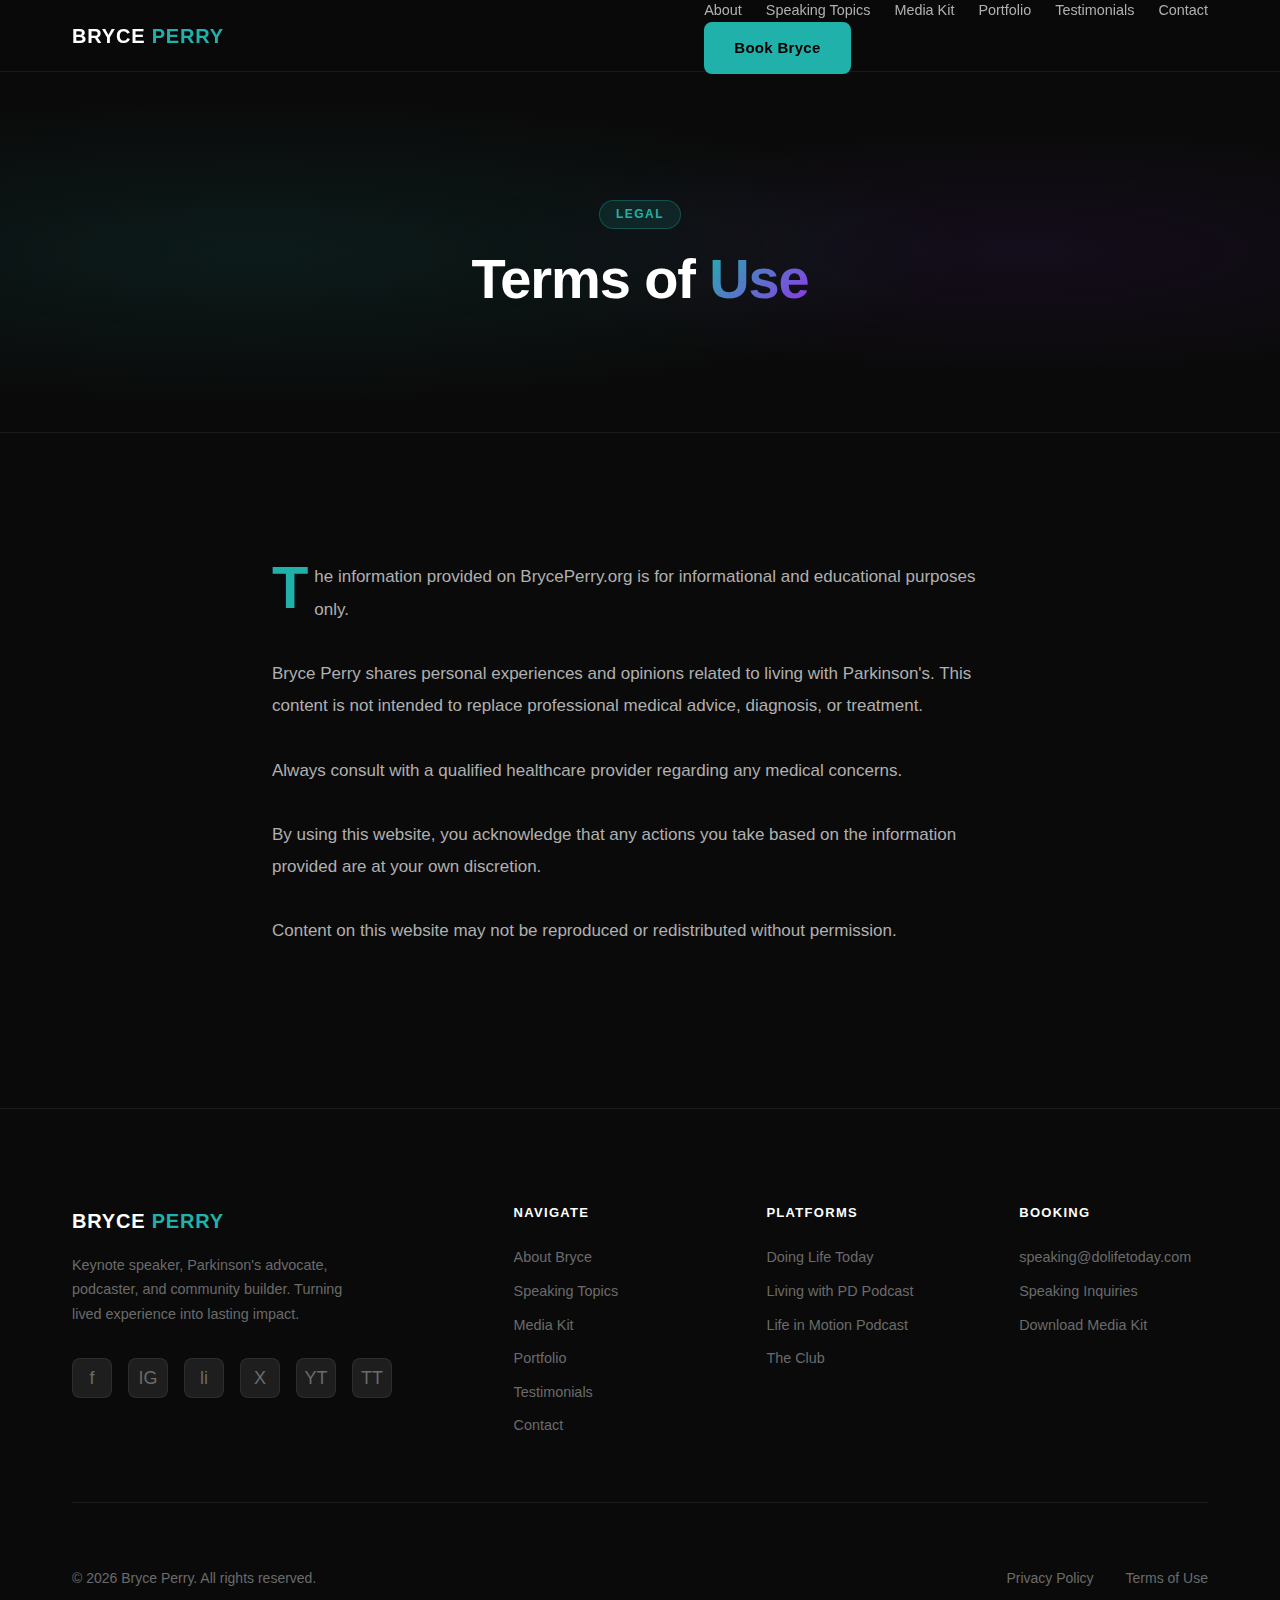
<file: terms.html>
<!DOCTYPE html>
<html lang="en">
<head>
  <meta charset="UTF-8" />
  <meta name="viewport" content="width=device-width, initial-scale=1.0" />
  <title>Terms of Use | bryceperry.org</title>
  <meta name="description" content="Terms of use for BrycePerry.org" />
  <meta name="author" content="Bryce Perry" />

  <link rel="stylesheet" href="styles.css" />
</head>
<body>

  <a class="skip-link" href="#main">Skip to main content</a>

  <!-- ── Navigation ──────────────────────────────────────────────────────── -->
  <header>
    <nav class="nav" aria-label="Primary navigation">
      <div class="nav__inner">
        <a href="index.html" class="nav__logo" aria-label="Bryce Perry — Home">BRYCE <span>PERRY</span></a>
        <button class="nav__toggle" id="navToggle" aria-controls="navMenu" aria-expanded="false" aria-label="Toggle navigation menu">
          <span></span><span></span><span></span>
        </button>
        <div class="nav__menu" id="navMenu">
          <ul class="nav__links" role="list">
            <li><a href="about.html">About</a></li>
            <li><a href="speaking-topics.html">Speaking Topics</a></li>
            <li><a href="media-kit.html">Media Kit</a></li>
            <li><a href="portfolio.html">Portfolio</a></li>
            <li><a href="testimonials.html">Testimonials</a></li>
            <li><a href="contact.html">Contact</a></li>
          </ul>
          <div class="nav__cta"><a href="contact.html" class="btn btn--primary">Book Bryce</a></div>
        </div>
      </div>
    </nav>
  </header>

  <main id="main">
    <section class="page-hero" aria-labelledby="page-title">
      <div class="container--narrow">
        <div class="section-badge fade-in">Legal</div>
        <h1 class="page-hero__title fade-in fade-in--delay-1" id="page-title">Terms of <span class="gradient-text">Use</span></h1>
      </div>
    </section>

    <section class="section" aria-label="Terms of use content">
      <div class="container--narrow">
        <div class="story-section fade-in">
          <p>The information provided on BrycePerry.org is for informational and educational purposes only.</p>
          <p>Bryce Perry shares personal experiences and opinions related to living with Parkinson's. This content is not intended to replace professional medical advice, diagnosis, or treatment.</p>
          <p>Always consult with a qualified healthcare provider regarding any medical concerns.</p>
          <p>By using this website, you acknowledge that any actions you take based on the information provided are at your own discretion.</p>
          <p>Content on this website may not be reproduced or redistributed without permission.</p>
        </div>
      </div>
    </section>
  </main>

  <!-- ── Footer ──────────────────────────────────────────────────────────── -->
  <footer class="footer" aria-label="Site footer">
    <div class="container">
      <div class="footer__grid">
        <div>
          <div class="footer__brand-name">BRYCE <span>PERRY</span></div>
          <p class="footer__brand-desc">Keynote speaker, Parkinson's advocate, podcaster, and community builder. Turning lived experience into lasting impact.</p>
          <nav class="footer__social" aria-label="Social media links">
            <a href="https://www.facebook.com/doinglifetoday" class="footer__social-link" target="_blank" rel="noopener noreferrer" aria-label="Facebook">f</a>
            <a href="https://www.instagram.com/doinglifetoday" class="footer__social-link" target="_blank" rel="noopener noreferrer" aria-label="Instagram">IG</a>
            <a href="https://www.linkedin.com/in/bryceperry" class="footer__social-link" target="_blank" rel="noopener noreferrer" aria-label="LinkedIn">li</a>
            <a href="https://twitter.com/bryceperry" class="footer__social-link" target="_blank" rel="noopener noreferrer" aria-label="Twitter / X">X</a>
            <a href="https://www.youtube.com/@doinglifetoday" class="footer__social-link" target="_blank" rel="noopener noreferrer" aria-label="YouTube">YT</a>
            <a href="https://www.tiktok.com/@doinglifetoday" class="footer__social-link" target="_blank" rel="noopener noreferrer" aria-label="TikTok">TT</a>
          </nav>
        </div>
        <div>
          <h3 class="footer__col-title">Navigate</h3>
          <ul class="footer__links" role="list">
            <li><a href="about.html">About Bryce</a></li>
            <li><a href="speaking-topics.html">Speaking Topics</a></li>
            <li><a href="media-kit.html">Media Kit</a></li>
            <li><a href="portfolio.html">Portfolio</a></li>
            <li><a href="testimonials.html">Testimonials</a></li>
            <li><a href="contact.html">Contact</a></li>
          </ul>
        </div>
        <div>
          <h3 class="footer__col-title">Platforms</h3>
          <ul class="footer__links" role="list">
            <li><a href="https://dolifetoday.com" target="_blank" rel="noopener noreferrer">Doing Life Today</a></li>
            <li><a href="https://podcast.dolifetoday.com/" target="_blank" rel="noopener noreferrer">Living with PD Podcast</a></li>
            <li><a href="https://dolifetoday.com/life-in-motion" target="_blank" rel="noopener noreferrer">Life in Motion Podcast</a></li>
            <li><a href="https://dolifetoday.com/app" target="_blank" rel="noopener noreferrer">The Club</a></li>
          </ul>
        </div>
        <div>
          <h3 class="footer__col-title">Booking</h3>
          <ul class="footer__links" role="list">
            <li><a href="mailto:speaking@dolifetoday.com">speaking@dolifetoday.com</a></li>
            <li><a href="contact.html">Speaking Inquiries</a></li>
            <li><a href="media-kit.html">Download Media Kit</a></li>
          </ul>
        </div>
      </div>
      <div class="footer__bottom">
        <p class="footer__copyright">&copy; <span id="year"></span> Bryce Perry. All rights reserved.</p>
        <nav class="footer__bottom-links" aria-label="Legal links"><a href="privacy.html">Privacy Policy</a><a href="terms.html">Terms of Use</a></nav>
      </div>
    </div>
  </footer>

  <script src="site.js"></script>
  <script>document.getElementById('year').textContent = new Date().getFullYear();</script>
</body>
</html>
</file>
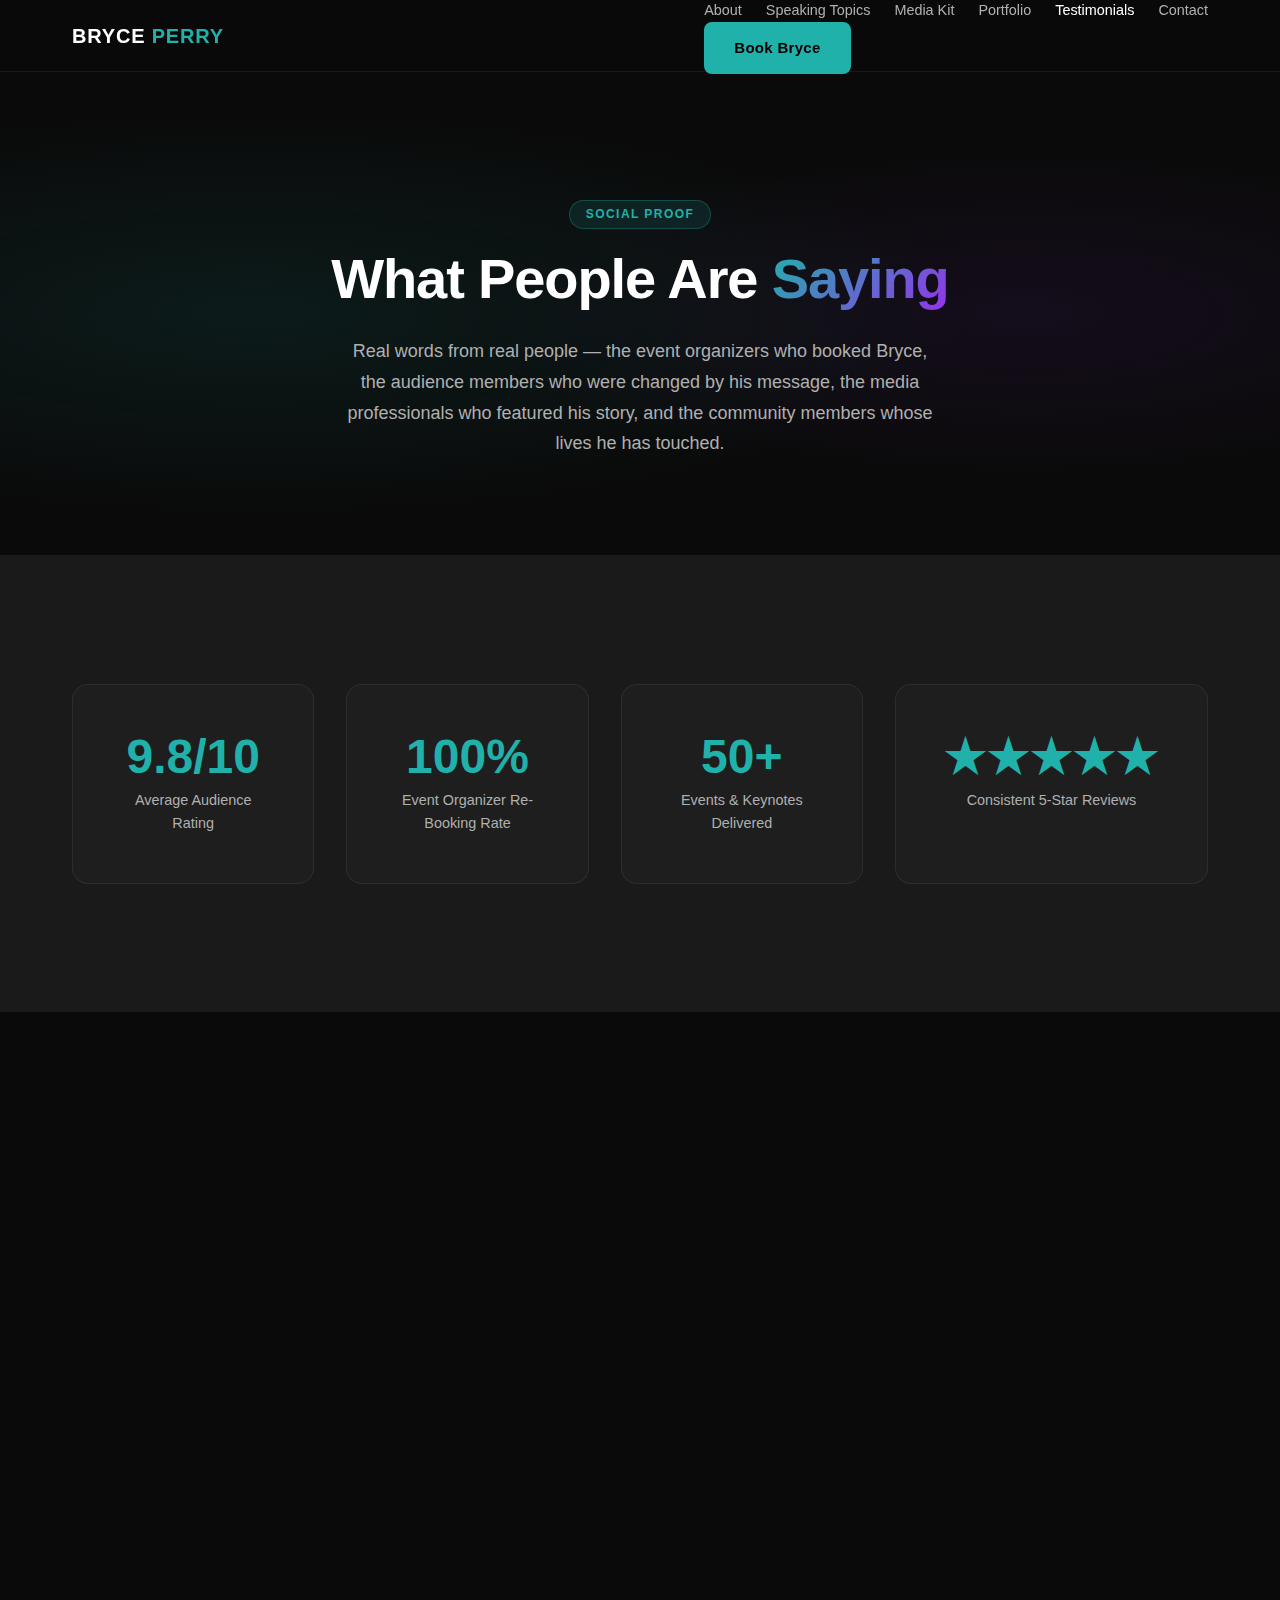
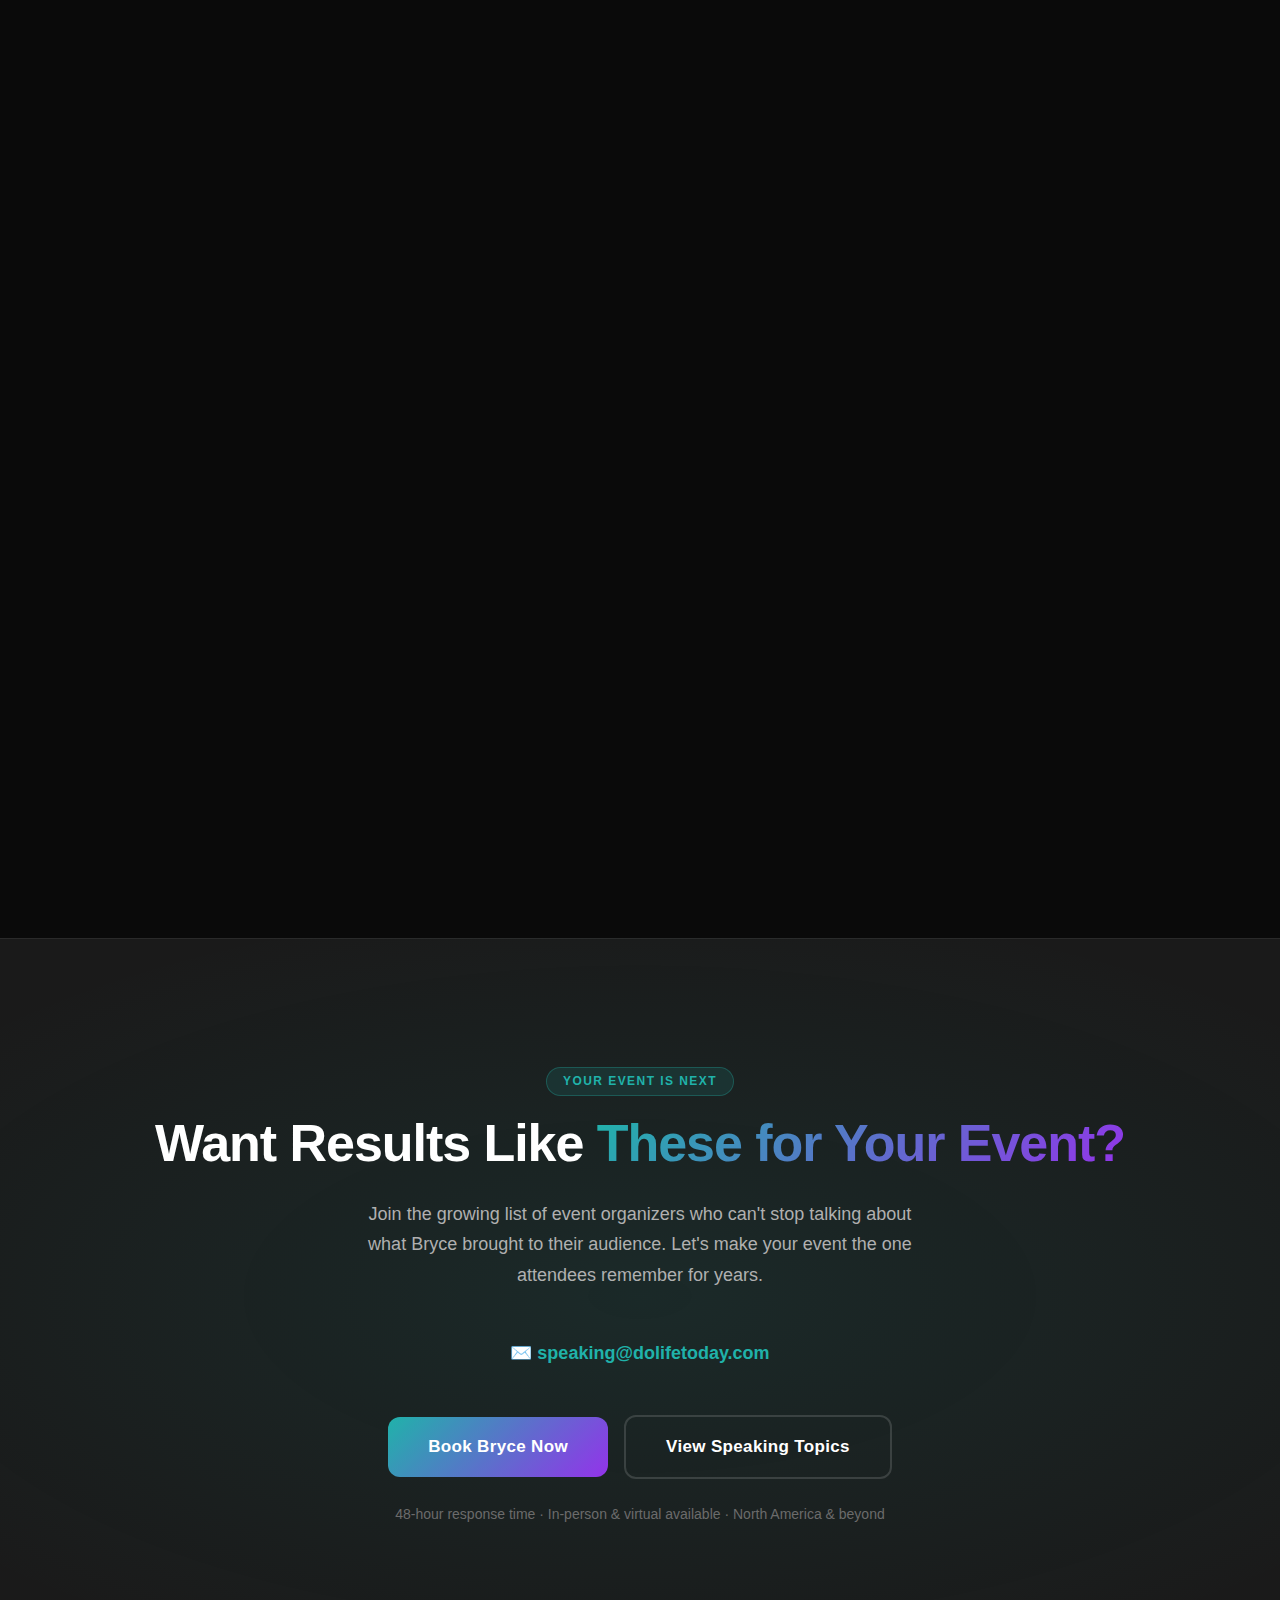
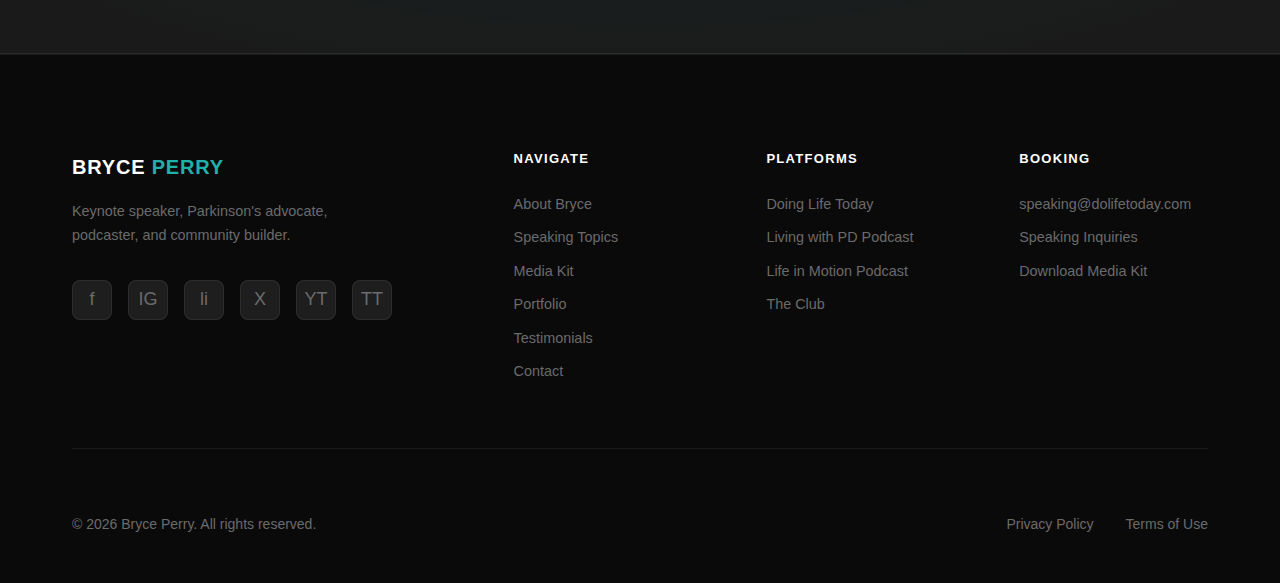
<file: testimonials.html>
<!DOCTYPE html>
<html lang="en">
<head>
  <meta charset="UTF-8" />
  <meta name="viewport" content="width=device-width, initial-scale=1.0" />
  <title>Testimonials — What People Say About Bryce Perry | bryceperry.org</title>
  <meta name="description" content="Read testimonials from event organizers, audience members, media professionals, and community members about Bryce Perry's keynote speaking and advocacy work." />
  <meta name="keywords" content="Bryce Perry testimonials, keynote speaker reviews, Parkinson's speaker reviews, event organizer feedback, speaker testimonials" />
  <meta name="author" content="Bryce Perry" />

  <meta property="og:type"        content="website" />
  <meta property="og:url"         content="https://bryceperry.org/testimonials.html" />
  <meta property="og:title"       content="Testimonials — What People Say About Bryce Perry" />
  <meta property="og:description" content="Hear from event organizers, audience members, media hosts, and community members about the impact of Bryce Perry's speaking and advocacy." />

  <link rel="canonical" href="https://bryceperry.org/testimonials.html" />
  <link rel="stylesheet" href="styles.css" />
</head>
<body>

  <a class="skip-link" href="#main">Skip to main content</a>

  <!-- ── Navigation ──────────────────────────────────────────────────────── -->
  <header>
    <nav class="nav" aria-label="Primary navigation">
      <div class="nav__inner">
        <a href="index.html" class="nav__logo">BRYCE <span>PERRY</span></a>
        <button class="nav__toggle" id="navToggle" aria-controls="navMenu" aria-expanded="false" aria-label="Toggle navigation menu">
          <span></span><span></span><span></span>
        </button>
        <div class="nav__menu" id="navMenu">
          <ul class="nav__links" role="list">
            <li><a href="about.html">About</a></li>
            <li><a href="speaking-topics.html">Speaking Topics</a></li>
            <li><a href="media-kit.html">Media Kit</a></li>
            <li><a href="portfolio.html">Portfolio</a></li>
            <li><a href="testimonials.html" class="active">Testimonials</a></li>
            <li><a href="contact.html">Contact</a></li>
          </ul>
          <div class="nav__cta"><a href="contact.html" class="btn btn--primary">Book Bryce</a></div>
        </div>
      </div>
    </nav>
  </header>

  <main id="main">

    <!-- ── Page Hero ─────────────────────────────────────────────────────── -->
    <section class="page-hero" aria-labelledby="page-title">
      <div class="container--narrow">
        <div class="section-badge fade-in">Social Proof</div>
        <h1 class="page-hero__title fade-in fade-in--delay-1" id="page-title">
          What People Are <span class="gradient-text">Saying</span>
        </h1>
        <p class="page-hero__sub fade-in fade-in--delay-2">
          Real words from real people — the event organizers who booked Bryce, the audience members who 
          were changed by his message, the media professionals who featured his story, and the community 
          members whose lives he has touched.
        </p>
      </div>
    </section>

    <!-- ── Stats ─────────────────────────────────────────────────────────── -->
    <section class="section section--alt" aria-labelledby="impact-stats-heading">
      <div class="container">
        <h2 class="sr-only" id="impact-stats-heading">Impact Statistics</h2>
        <div class="stats-grid stagger-children">
          <div class="stat-item">
            <div class="stat-item__number">9.8/10</div>
            <div class="stat-item__label">Average Audience Rating</div>
          </div>
          <div class="stat-item">
            <div class="stat-item__number">100%</div>
            <div class="stat-item__label">Event Organizer Re-Booking Rate</div>
          </div>
          <div class="stat-item">
            <div class="stat-item__number">50+</div>
            <div class="stat-item__label">Events &amp; Keynotes Delivered</div>
          </div>
          <div class="stat-item">
            <div class="stat-item__number">★★★★★</div>
            <div class="stat-item__label">Consistent 5-Star Reviews</div>
          </div>
        </div>
      </div>
    </section>

    <!-- ── Event Organizers ───────────────────────────────────────────────── -->
    <section class="section" aria-labelledby="organizers-heading">
      <div class="container">

        <div class="testimonial-category">
          <div class="testimonial-category__header fade-in">
            <span class="testimonial-category__icon" aria-hidden="true">🎪</span>
            <h2 class="testimonial-category__title" id="organizers-heading">Event Organizers &amp; Conference Directors</h2>
          </div>

          <div class="testimonials-grid stagger-children">

            <article class="testimonial-card" aria-label="Testimonial from Sarah Mitchell">
              <div class="testimonial-card__stars" aria-label="5 out of 5 stars">★★★★★</div>
              <blockquote class="testimonial-card__quote">
                "Bryce's keynote was the undisputed highlight of our three-day conference. His ability to 
                weave lived experience with actionable insight left every single attendee inspired and ready 
                to act. Attendee feedback rated his session 9.8 out of 10 — the highest score we have ever 
                recorded in the 12-year history of our event."
              </blockquote>
              <footer class="testimonial-card__author">
                <div class="testimonial-card__avatar" aria-hidden="true">SM</div>
                <div>
                  <div class="testimonial-card__name">Sarah Mitchell</div>
                  <div class="testimonial-card__title">Conference Director, World Parkinson Congress</div>
                </div>
              </footer>
            </article>

            <article class="testimonial-card" aria-label="Testimonial from Dr. James Chen">
              <div class="testimonial-card__stars" aria-label="5 out of 5 stars">★★★★★</div>
              <blockquote class="testimonial-card__quote">
                "We've hosted hundreds of speakers over the years, but Bryce brings something truly rare — 
                authentic vulnerability combined with professional polish that commands a room. Our attendees 
                were moved to tears and, more importantly, to action. His pre-event communication was 
                impeccable. Zero stress on our end."
              </blockquote>
              <footer class="testimonial-card__author">
                <div class="testimonial-card__avatar" aria-hidden="true">JC</div>
                <div>
                  <div class="testimonial-card__name">Dr. James Chen</div>
                  <div class="testimonial-card__title">Program Chair, Healthcare Innovation Summit</div>
                </div>
              </footer>
            </article>

            <article class="testimonial-card" aria-label="Testimonial from Linda Thompson">
              <div class="testimonial-card__stars" aria-label="5 out of 5 stars">★★★★★</div>
              <blockquote class="testimonial-card__quote">
                "Bryce exceeded every expectation we set. His story resonates equally with patients, 
                caregivers, and healthcare professionals — which is incredibly rare. Three months after 
                the event, we are still receiving requests from attendees asking how they can bring 
                Bryce to their own organizations. He's the gift that keeps giving."
              </blockquote>
              <footer class="testimonial-card__author">
                <div class="testimonial-card__avatar" aria-hidden="true">LT</div>
                <div>
                  <div class="testimonial-card__name">Linda Thompson</div>
                  <div class="testimonial-card__title">Events Director, Parkinson's Society Canada</div>
                </div>
              </footer>
            </article>

            <article class="testimonial-card" aria-label="Testimonial from Mark Rodriguez">
              <div class="testimonial-card__stars" aria-label="5 out of 5 stars">★★★★★</div>
              <blockquote class="testimonial-card__quote">
                "From the moment Bryce stepped on stage, the room transformed. His energy is magnetic, 
                his message is powerful, and his impact lingers long after the applause fades. We have 
                re-booked him for next year's conference before the current event had even ended. That 
                tells you everything."
              </blockquote>
              <footer class="testimonial-card__author">
                <div class="testimonial-card__avatar" aria-hidden="true">MR</div>
                <div>
                  <div class="testimonial-card__name">Mark Rodriguez</div>
                  <div class="testimonial-card__title">VP Programs, National Parkinson Foundation</div>
                </div>
              </footer>
            </article>

            <article class="testimonial-card" aria-label="Testimonial from Dr. Diana Foster">
              <div class="testimonial-card__stars" aria-label="5 out of 5 stars">★★★★★</div>
              <blockquote class="testimonial-card__quote">
                "Our planning committee was skeptical — could one speaker really justify a full keynote 
                slot? After Bryce, they unanimously agreed he should have been given two. The standing 
                ovation lasted four minutes. I've been organizing medical conferences for 20 years and 
                I have never seen anything like it."
              </blockquote>
              <footer class="testimonial-card__author">
                <div class="testimonial-card__avatar" aria-hidden="true">DF</div>
                <div>
                  <div class="testimonial-card__name">Dr. Diana Foster</div>
                  <div class="testimonial-card__title">Conference Chair, Canadian Neurological Sciences Federation</div>
                </div>
              </footer>
            </article>

            <article class="testimonial-card" aria-label="Testimonial from Jennifer Santos">
              <div class="testimonial-card__stars" aria-label="5 out of 5 stars">★★★★★</div>
              <blockquote class="testimonial-card__quote">
                "Bryce doesn't just speak — he transforms the atmosphere of an event. Half our audience 
                was moved to tears; the other half was furiously taking notes. Usually that combination 
                is impossible. Bryce makes it happen effortlessly. A true professional and an extraordinary 
                human being."
              </blockquote>
              <footer class="testimonial-card__author">
                <div class="testimonial-card__avatar" aria-hidden="true">JS</div>
                <div>
                  <div class="testimonial-card__name">Jennifer Santos</div>
                  <div class="testimonial-card__title">Executive Director, Parkinson's Research Foundation</div>
                </div>
              </footer>
            </article>

          </div>
        </div>

        <!-- ── Audience Members ─────────────────────────────────────────── -->
        <div class="testimonial-category">
          <div class="testimonial-category__header fade-in">
            <span class="testimonial-category__icon" aria-hidden="true">👥</span>
            <h2 class="testimonial-category__title" id="audience-heading">Audience Members &amp; Attendees</h2>
          </div>

          <div class="testimonials-grid stagger-children">

            <article class="testimonial-card" aria-label="Testimonial from Janet K.">
              <div class="testimonial-card__stars" aria-label="5 out of 5 stars">★★★★★</div>
              <blockquote class="testimonial-card__quote">
                "I was diagnosed six months before I attended this conference and had quietly lost all 
                hope. After hearing Bryce speak, I walked out of that room genuinely believing my best 
                days could still be ahead of me. I'm not exaggerating when I say he changed my life 
                that afternoon."
              </blockquote>
              <footer class="testimonial-card__author">
                <div class="testimonial-card__avatar" aria-hidden="true">JK</div>
                <div>
                  <div class="testimonial-card__name">Janet K.</div>
                  <div class="testimonial-card__title">Parkinson's Patient, Toronto, ON</div>
                </div>
              </footer>
            </article>

            <article class="testimonial-card" aria-label="Testimonial from Michael T.">
              <div class="testimonial-card__stars" aria-label="5 out of 5 stars">★★★★★</div>
              <blockquote class="testimonial-card__quote">
                "As someone who has spent eight years caregiving for my wife with Parkinson's, Bryce's 
                talk gave me the perspective I desperately needed. He speaks to caregivers with as much 
                empathy as he does patients. I felt truly seen — not as a supporting character, but as 
                someone whose experience matters."
              </blockquote>
              <footer class="testimonial-card__author">
                <div class="testimonial-card__avatar" aria-hidden="true">MT</div>
                <div>
                  <div class="testimonial-card__name">Michael T.</div>
                  <div class="testimonial-card__title">Caregiver &amp; Conference Attendee</div>
                </div>
              </footer>
            </article>

            <article class="testimonial-card" aria-label="Testimonial from Dr. Amanda Foster">
              <div class="testimonial-card__stars" aria-label="5 out of 5 stars">★★★★★</div>
              <blockquote class="testimonial-card__quote">
                "As a neurologist who sees newly diagnosed Parkinson's patients every week, I now 
                recommend Bryce's podcasts and videos to every single one of them. His perspective 
                bridges the gap between what I can offer clinically and what patients need to navigate 
                the emotional reality of this disease."
              </blockquote>
              <footer class="testimonial-card__author">
                <div class="testimonial-card__avatar" aria-hidden="true">AF</div>
                <div>
                  <div class="testimonial-card__name">Dr. Amanda Foster</div>
                  <div class="testimonial-card__title">Movement Disorder Neurologist, Vancouver, BC</div>
                </div>
              </footer>
            </article>

            <article class="testimonial-card" aria-label="Testimonial from Robert W.">
              <div class="testimonial-card__stars" aria-label="5 out of 5 stars">★★★★★</div>
              <blockquote class="testimonial-card__quote">
                "I've been to dozens of health conferences. Most speakers are technically competent but 
                emotionally absent. Bryce is the opposite — he somehow manages to be deeply personal 
                and professionally polished at the same time. I left his session with three pages of 
                notes and a completely different outlook."
              </blockquote>
              <footer class="testimonial-card__author">
                <div class="testimonial-card__avatar" aria-hidden="true">RW</div>
                <div>
                  <div class="testimonial-card__name">Robert W.</div>
                  <div class="testimonial-card__title">Healthcare Administrator &amp; Conference Attendee</div>
                </div>
              </footer>
            </article>

            <article class="testimonial-card" aria-label="Testimonial from Patricia M.">
              <div class="testimonial-card__stars" aria-label="5 out of 5 stars">★★★★★</div>
              <blockquote class="testimonial-card__quote">
                "My teenage daughter came with me to Bryce's talk, expecting to be bored. She sat 
                forward in her seat the entire hour and has not stopped talking about it since. Bryce 
                has the rare ability to speak across generations in a way that makes everyone feel 
                seen and included. Absolutely extraordinary."
              </blockquote>
              <footer class="testimonial-card__author">
                <div class="testimonial-card__avatar" aria-hidden="true">PM</div>
                <div>
                  <div class="testimonial-card__name">Patricia M.</div>
                  <div class="testimonial-card__title">Patient Advocate &amp; Event Attendee</div>
                </div>
              </footer>
            </article>

            <article class="testimonial-card" aria-label="Testimonial from David L.">
              <div class="testimonial-card__stars" aria-label="5 out of 5 stars">★★★★★</div>
              <blockquote class="testimonial-card__quote">
                "I'm a physical therapist who works with PD patients daily. Bryce's session on young-onset 
                Parkinson's completely reframed how I approach conversations with my younger patients. 
                I implemented changes to my practice within a week of hearing him speak. That's the 
                definition of impact."
              </blockquote>
              <footer class="testimonial-card__author">
                <div class="testimonial-card__avatar" aria-hidden="true">DL</div>
                <div>
                  <div class="testimonial-card__name">David L.</div>
                  <div class="testimonial-card__title">Physiotherapist, Parkinson's Specialist, Calgary, AB</div>
                </div>
              </footer>
            </article>

          </div>
        </div>

        <!-- ── Media & Podcast Hosts ─────────────────────────────────────── -->
        <div class="testimonial-category">
          <div class="testimonial-category__header fade-in">
            <span class="testimonial-category__icon" aria-hidden="true">🎙</span>
            <h2 class="testimonial-category__title" id="media-heading">Media &amp; Podcast Hosts</h2>
          </div>

          <div class="testimonials-grid stagger-children">

            <article class="testimonial-card" aria-label="Testimonial from Chris Williams">
              <div class="testimonial-card__stars" aria-label="5 out of 5 stars">★★★★★</div>
              <blockquote class="testimonial-card__quote">
                "Bryce is the guest every podcast host dreams about. Authentic, articulate, deeply 
                knowledgeable, and completely at ease in front of a microphone. Our episode with him 
                became our most downloaded episode of the entire year — and we've been running for 
                six years. He is absolutely outstanding."
              </blockquote>
              <footer class="testimonial-card__author">
                <div class="testimonial-card__avatar" aria-hidden="true">CW</div>
                <div>
                  <div class="testimonial-card__name">Chris Williams</div>
                  <div class="testimonial-card__title">Host, Health Journeys Podcast</div>
                </div>
              </footer>
            </article>

            <article class="testimonial-card" aria-label="Testimonial from Rebecca Santos">
              <div class="testimonial-card__stars" aria-label="5 out of 5 stars">★★★★★</div>
              <blockquote class="testimonial-card__quote">
                "In 15 years of broadcasting, I have rarely encountered someone who communicates with 
                such clarity and heart simultaneously. Bryce's story is compelling radio — authentic 
                detail, emotional truth, and a message that audiences carry with them long after the 
                program ends. We'd have him back in a heartbeat."
              </blockquote>
              <footer class="testimonial-card__author">
                <div class="testimonial-card__avatar" aria-hidden="true">RS</div>
                <div>
                  <div class="testimonial-card__name">Rebecca Santos</div>
                  <div class="testimonial-card__title">Senior Producer, CBC Radio</div>
                </div>
              </footer>
            </article>

            <article class="testimonial-card" aria-label="Testimonial from Andrew Park">
              <div class="testimonial-card__stars" aria-label="5 out of 5 stars">★★★★★</div>
              <blockquote class="testimonial-card__quote">
                "I've interviewed over 400 guests on my show. Bryce is in the top five — and it's 
                not close. He has the extraordinary ability to be completely vulnerable without ever 
                losing his authority. The audience feedback after his episode was unlike anything 
                we've seen. Pure gold."
              </blockquote>
              <footer class="testimonial-card__author">
                <div class="testimonial-card__avatar" aria-hidden="true">AP</div>
                <div>
                  <div class="testimonial-card__name">Andrew Park</div>
                  <div class="testimonial-card__title">Host, The Patient Voice Podcast</div>
                </div>
              </footer>
            </article>

          </div>
        </div>

        <!-- ── Community Members ──────────────────────────────────────────── -->
        <div class="testimonial-category">
          <div class="testimonial-category__header fade-in">
            <span class="testimonial-category__icon" aria-hidden="true">❤️</span>
            <h2 class="testimonial-category__title" id="community-heading">Community Members</h2>
          </div>

          <div class="testimonials-grid stagger-children">

            <article class="testimonial-card" aria-label="Testimonial from Tom A.">
              <div class="testimonial-card__stars" aria-label="5 out of 5 stars">★★★★★</div>
              <blockquote class="testimonial-card__quote">
                "Doing Life Today changed my life. I was diagnosed at 38, completely isolated, and 
                genuinely didn't know how to continue. Finding a community of people who truly understand 
                what it means to live with Parkinson's — not just survive it — was the lifeline I didn't 
                know I needed. Bryce built that. I am forever grateful."
              </blockquote>
              <footer class="testimonial-card__author">
                <div class="testimonial-card__avatar" aria-hidden="true">TA</div>
                <div>
                  <div class="testimonial-card__name">Tom A.</div>
                  <div class="testimonial-card__title">DLT Community Member, Diagnosed at 38</div>
                </div>
              </footer>
            </article>

            <article class="testimonial-card" aria-label="Testimonial from Melissa C.">
              <div class="testimonial-card__stars" aria-label="5 out of 5 stars">★★★★★</div>
              <blockquote class="testimonial-card__quote">
                "The Club app has genuinely improved my quality of life. I used to miss medication doses 
                constantly because keeping track on paper was overwhelming. Now I never miss. The symptom 
                tracking has also given my neurologist better data than anything I could have described 
                in a rushed 15-minute appointment. Life-changing technology."
              </blockquote>
              <footer class="testimonial-card__author">
                <div class="testimonial-card__avatar" aria-hidden="true">MC</div>
                <div>
                  <div class="testimonial-card__name">Melissa C.</div>
                  <div class="testimonial-card__title">The Club Member, Young-Onset Patient</div>
                </div>
              </footer>
            </article>

            <article class="testimonial-card" aria-label="Testimonial from Gary B.">
              <div class="testimonial-card__stars" aria-label="5 out of 5 stars">★★★★★</div>
              <blockquote class="testimonial-card__quote">
                "I've been listening to Bryce's podcast since episode one. It's the only health podcast 
                I've never stopped listening to. He has this gift of making you feel less alone — even 
                when you're sitting by yourself with earbuds in. That's a rare and powerful thing. I 
                recommend it to every PD patient I meet."
              </blockquote>
              <footer class="testimonial-card__author">
                <div class="testimonial-card__avatar" aria-hidden="true">GB</div>
                <div>
                  <div class="testimonial-card__name">Gary B.</div>
                  <div class="testimonial-card__title">Podcast Listener &amp; Community Member Since 2016</div>
                </div>
              </footer>
            </article>

            <article class="testimonial-card" aria-label="Testimonial from Cheryl N.">
              <div class="testimonial-card__stars" aria-label="5 out of 5 stars">★★★★★</div>
              <blockquote class="testimonial-card__quote">
                "As a caregiver for my husband, I found the DLT community before he did. The support, 
                the resources, the genuine warmth — I can't describe what it meant to finally have 
                people who understood exactly what I was going through. Bryce has built something 
                truly rare: a community that cares as much about caregivers as it does about patients."
              </blockquote>
              <footer class="testimonial-card__author">
                <div class="testimonial-card__avatar" aria-hidden="true">CN</div>
                <div>
                  <div class="testimonial-card__name">Cheryl N.</div>
                  <div class="testimonial-card__title">Caregiver &amp; DLT Community Member</div>
                </div>
              </footer>
            </article>

            <article class="testimonial-card" aria-label="Testimonial from Kevin O.">
              <div class="testimonial-card__stars" aria-label="5 out of 5 stars">★★★★★</div>
              <blockquote class="testimonial-card__quote">
                "Bryce's Advocacy Bootcamp gave me skills I never thought I'd have. I went in as 
                someone who was shy about sharing my story and came out having recorded my first 
                podcast interview and written an op-ed published in a national paper. The transformation 
                in eight weeks was remarkable."
              </blockquote>
              <footer class="testimonial-card__author">
                <div class="testimonial-card__avatar" aria-hidden="true">KO</div>
                <div>
                  <div class="testimonial-card__name">Kevin O.</div>
                  <div class="testimonial-card__title">Advocacy Bootcamp Graduate &amp; Patient Storyteller</div>
                </div>
              </footer>
            </article>

            <article class="testimonial-card" aria-label="Testimonial from Angela F.">
              <div class="testimonial-card__stars" aria-label="5 out of 5 stars">★★★★★</div>
              <blockquote class="testimonial-card__quote">
                "When I joined the DLT community I expected information. What I found was a family. 
                Bryce has cultivated something that is genuinely rare in online spaces — authentic 
                connection, zero judgment, and an unwavering focus on living fully rather than just 
                managing a condition. I don't know where I'd be without this community."
              </blockquote>
              <footer class="testimonial-card__author">
                <div class="testimonial-card__avatar" aria-hidden="true">AF</div>
                <div>
                  <div class="testimonial-card__name">Angela F.</div>
                  <div class="testimonial-card__title">DLT Community Member, 3 Years</div>
                </div>
              </footer>
            </article>

          </div>
        </div>

      </div>
    </section>

    <!-- ── Final CTA ─────────────────────────────────────────────────────── -->
    <section class="booking-cta" aria-labelledby="testimonials-cta-heading">
      <div class="container">
        <div class="section-badge">Your Event Is Next</div>
        <h2 class="booking-cta__title" id="testimonials-cta-heading">
          Want Results Like <span class="gradient-text">These for Your Event?</span>
        </h2>
        <p class="booking-cta__sub">
          Join the growing list of event organizers who can't stop talking about what Bryce 
          brought to their audience. Let's make your event the one attendees remember for years.
        </p>
        <a href="mailto:speaking@dolifetoday.com" class="booking-cta__email">✉️ speaking@dolifetoday.com</a>
        <div class="btn-group" style="justify-content:center">
          <a href="contact.html" class="btn btn--gradient btn--lg">Book Bryce Now</a>
          <a href="speaking-topics.html" class="btn btn--outline btn--lg">View Speaking Topics</a>
        </div>
        <p class="booking-cta__note">48-hour response time · In-person &amp; virtual available · North America &amp; beyond</p>
      </div>
    </section>

  </main>

  <!-- ── Footer ──────────────────────────────────────────────────────────── -->
  <footer class="footer" aria-label="Site footer">
    <div class="container">
      <div class="footer__grid">
        <div>
          <div class="footer__brand-name">BRYCE <span>PERRY</span></div>
          <p class="footer__brand-desc">Keynote speaker, Parkinson's advocate, podcaster, and community builder.</p>
          <nav class="footer__social" aria-label="Social media links">
            <a href="https://www.facebook.com/doinglifetoday" class="footer__social-link" target="_blank" rel="noopener noreferrer" aria-label="Facebook">f</a>
            <a href="https://www.instagram.com/doinglifetoday" class="footer__social-link" target="_blank" rel="noopener noreferrer" aria-label="Instagram">IG</a>
            <a href="https://www.linkedin.com/in/bryceperry" class="footer__social-link" target="_blank" rel="noopener noreferrer" aria-label="LinkedIn">li</a>
            <a href="https://twitter.com/bryceperry" class="footer__social-link" target="_blank" rel="noopener noreferrer" aria-label="Twitter / X">X</a>
            <a href="https://www.youtube.com/@doinglifetoday" class="footer__social-link" target="_blank" rel="noopener noreferrer" aria-label="YouTube">YT</a>
            <a href="https://www.tiktok.com/@doinglifetoday" class="footer__social-link" target="_blank" rel="noopener noreferrer" aria-label="TikTok">TT</a>
          </nav>
        </div>
        <div>
          <h3 class="footer__col-title">Navigate</h3>
          <ul class="footer__links" role="list">
            <li><a href="about.html">About Bryce</a></li>
            <li><a href="speaking-topics.html">Speaking Topics</a></li>
            <li><a href="media-kit.html">Media Kit</a></li>
            <li><a href="portfolio.html">Portfolio</a></li>
            <li><a href="testimonials.html">Testimonials</a></li>
            <li><a href="contact.html">Contact</a></li>
          </ul>
        </div>
        <div>
          <h3 class="footer__col-title">Platforms</h3>
          <ul class="footer__links" role="list">
            <li><a href="https://dolifetoday.com" target="_blank" rel="noopener noreferrer">Doing Life Today</a></li>
            <li><a href="https://podcast.dolifetoday.com/" target="_blank" rel="noopener noreferrer">Living with PD Podcast</a></li>
            <li><a href="https://dolifetoday.com/life-in-motion" target="_blank" rel="noopener noreferrer">Life in Motion Podcast</a></li>
            <li><a href="https://dolifetoday.com/app" target="_blank" rel="noopener noreferrer">The Club</a></li>
          </ul>
        </div>
        <div>
          <h3 class="footer__col-title">Booking</h3>
          <ul class="footer__links" role="list">
            <li><a href="mailto:speaking@dolifetoday.com">speaking@dolifetoday.com</a></li>
            <li><a href="contact.html">Speaking Inquiries</a></li>
            <li><a href="media-kit.html">Download Media Kit</a></li>
          </ul>
        </div>
      </div>
      <div class="footer__bottom">
        <p class="footer__copyright">&copy; <span id="year"></span> Bryce Perry. All rights reserved.</p>
        <nav class="footer__bottom-links" aria-label="Legal links"><a href="privacy.html">Privacy Policy</a><a href="terms.html">Terms of Use</a></nav>
      </div>
    </div>
  </footer>

  <script src="site.js"></script>
  <script>document.getElementById('year').textContent = new Date().getFullYear();</script>
</body>
</html>
</file>
<file: styles.css>
/* ==========================================================================
   BRYCE PERRY - Main Stylesheet
   bryceperry.org
   ========================================================================== */

/* --------------------------------------------------------------------------
   CSS Reset & Normalize
   -------------------------------------------------------------------------- */
*, *::before, *::after {
  box-sizing: border-box;
  margin: 0;
  padding: 0;
}

html {
  font-size: 16px;
  scroll-behavior: smooth;
  -webkit-text-size-adjust: 100%;
}

body {
  font-family: -apple-system, BlinkMacSystemFont, 'Segoe UI', Roboto, Oxygen,
    Ubuntu, Cantarell, 'Open Sans', 'Helvetica Neue', sans-serif;
  background-color: var(--bg-primary);
  color: var(--text-primary);
  line-height: 1.6;
  min-height: 100vh;
  overflow-x: hidden;
  -webkit-font-smoothing: antialiased;
  -moz-osx-font-smoothing: grayscale;
}

img {
  max-width: 100%;
  height: auto;
  display: block;
}

a {
  color: inherit;
  text-decoration: none;
}

ul, ol {
  list-style: none;
}

button, input, select, textarea {
  font-family: inherit;
  font-size: inherit;
}

button {
  cursor: pointer;
  border: none;
  background: none;
}

h1, h2, h3, h4, h5, h6 {
  line-height: 1.2;
  font-weight: 700;
}

/* --------------------------------------------------------------------------
   CSS Variables (Design Tokens)
   -------------------------------------------------------------------------- */
:root {
  /* Colors */
  --color-teal:        #20B2AA;
  --color-teal-light:  #2DD4CC;
  --color-teal-dark:   #178E87;
  --color-purple:      #9333EA;
  --color-purple-light:#A855F7;
  --color-purple-dark: #7C22D4;
  --color-orange:      #FF6B35;
  --color-orange-light:#FF8A60;

  /* Backgrounds */
  --bg-primary:   #0A0A0A;
  --bg-secondary: #1A1A1A;
  --bg-card:      #1E1E1E;
  --bg-card-hover:#242424;
  --bg-elevated:  #252525;

  /* Text */
  --text-primary:   #FFFFFF;
  --text-secondary: #B0B0B0;
  --text-muted:     #6B6B6B;

  /* Borders */
  --border-subtle:  rgba(255,255,255,0.07);
  --border-medium:  rgba(255,255,255,0.14);
  --border-teal:    rgba(32,178,170,0.35);

  /* Gradients */
  --gradient-teal-purple: linear-gradient(135deg, var(--color-teal) 0%, var(--color-purple) 100%);
  --gradient-hero: linear-gradient(135deg, rgba(32,178,170,0.15) 0%, rgba(147,51,234,0.15) 100%);
  --gradient-card: linear-gradient(135deg, rgba(32,178,170,0.08) 0%, rgba(147,51,234,0.08) 100%);
  --gradient-dark:  linear-gradient(180deg, var(--bg-primary) 0%, var(--bg-secondary) 100%);

  /* Shadows */
  --shadow-sm:   0 1px 3px rgba(0,0,0,0.4);
  --shadow-md:   0 4px 16px rgba(0,0,0,0.5);
  --shadow-lg:   0 8px 32px rgba(0,0,0,0.6);
  --shadow-teal: 0 0 24px rgba(32,178,170,0.25);
  --shadow-glow: 0 0 48px rgba(32,178,170,0.15);

  /* Spacing */
  --space-xs:  0.25rem;
  --space-sm:  0.5rem;
  --space-md:  1rem;
  --space-lg:  1.5rem;
  --space-xl:  2rem;
  --space-2xl: 3rem;
  --space-3xl: 4rem;
  --space-4xl: 6rem;
  --space-5xl: 8rem;

  /* Border Radius */
  --radius-sm:  4px;
  --radius-md:  8px;
  --radius-lg:  12px;
  --radius-xl:  16px;
  --radius-2xl: 24px;
  --radius-full: 9999px;

  /* Transitions */
  --transition-fast:   150ms ease;
  --transition-normal: 250ms ease;
  --transition-slow:   400ms ease;

  /* Layout */
  --container-max:    1200px;
  --container-narrow: 800px;
  --nav-height:       72px;
}

/* --------------------------------------------------------------------------
   Layout Utilities
   -------------------------------------------------------------------------- */
.container {
  max-width: var(--container-max);
  margin-inline: auto;
  padding-inline: var(--space-xl);
}

.container--narrow {
  max-width: var(--container-narrow);
  margin-inline: auto;
  padding-inline: var(--space-xl);
}

.section {
  padding-block: var(--space-5xl);
}

.section--alt {
  background-color: var(--bg-secondary);
}

.section--dark {
  background-color: var(--bg-primary);
}

.section--gradient {
  background: var(--gradient-hero);
  position: relative;
}

.section-header {
  text-align: center;
  margin-bottom: var(--space-3xl);
}

.section-badge {
  display: inline-block;
  font-size: 0.75rem;
  font-weight: 700;
  letter-spacing: 0.12em;
  text-transform: uppercase;
  color: var(--color-teal);
  background: rgba(32,178,170,0.12);
  border: 1px solid rgba(32,178,170,0.3);
  padding: var(--space-xs) var(--space-md);
  border-radius: var(--radius-full);
  margin-bottom: var(--space-md);
}

.section-title {
  font-size: clamp(1.75rem, 4vw, 2.75rem);
  font-weight: 800;
  color: var(--text-primary);
  margin-bottom: var(--space-md);
}

.section-subtitle {
  font-size: 1.125rem;
  color: var(--text-secondary);
  max-width: 600px;
  margin-inline: auto;
  line-height: 1.7;
}

/* --------------------------------------------------------------------------
   Gradient Text
   -------------------------------------------------------------------------- */
.gradient-text {
  background: var(--gradient-teal-purple);
  -webkit-background-clip: text;
  -webkit-text-fill-color: transparent;
  background-clip: text;
}

.gradient-text--orange {
  background: linear-gradient(135deg, var(--color-orange) 0%, var(--color-purple) 100%);
  -webkit-background-clip: text;
  -webkit-text-fill-color: transparent;
  background-clip: text;
}

/* --------------------------------------------------------------------------
   Navigation
   -------------------------------------------------------------------------- */
.nav {
  position: sticky;
  top: 0;
  z-index: 1000;
  height: var(--nav-height);
  background: rgba(10,10,10,0.92);
  backdrop-filter: blur(16px);
  -webkit-backdrop-filter: blur(16px);
  border-bottom: 1px solid var(--border-subtle);
  display: flex;
  align-items: center;
}

.nav__inner {
  width: 100%;
  max-width: var(--container-max);
  margin-inline: auto;
  padding-inline: var(--space-xl);
  display: flex;
  align-items: center;
  justify-content: space-between;
  gap: var(--space-xl);
}

.nav__logo {
  font-size: 1.25rem;
  font-weight: 900;
  letter-spacing: 0.04em;
  text-transform: uppercase;
  color: var(--text-primary);
  white-space: nowrap;
  flex-shrink: 0;
}

.nav__logo span {
  color: var(--color-teal);
}

.nav__links {
  display: flex;
  align-items: center;
  gap: var(--space-lg);
}

.nav__links a {
  font-size: 0.9rem;
  font-weight: 500;
  color: var(--text-secondary);
  transition: color var(--transition-fast);
  white-space: nowrap;
}

.nav__links a:hover,
.nav__links a.active {
  color: var(--text-primary);
}

.nav__cta {
  flex-shrink: 0;
}

/* Hamburger */
.nav__toggle {
  display: none;
  flex-direction: column;
  gap: 5px;
  padding: var(--space-sm);
  cursor: pointer;
  background: none;
  border: none;
}

.nav__toggle span {
  display: block;
  width: 24px;
  height: 2px;
  background: var(--text-primary);
  border-radius: var(--radius-full);
  transition: all var(--transition-normal);
}

.nav__toggle[aria-expanded="true"] span:nth-child(1) {
  transform: translateY(7px) rotate(45deg);
}
.nav__toggle[aria-expanded="true"] span:nth-child(2) {
  opacity: 0;
}
.nav__toggle[aria-expanded="true"] span:nth-child(3) {
  transform: translateY(-7px) rotate(-45deg);
}

/* Mobile nav */
@media (max-width: 900px) {
  .nav__toggle {
    display: flex;
  }

  .nav__menu {
    position: absolute;
    top: var(--nav-height);
    left: 0;
    right: 0;
    background: rgba(16,16,16,0.98);
    backdrop-filter: blur(16px);
    border-bottom: 1px solid var(--border-subtle);
    padding: var(--space-xl);
    display: none;
    flex-direction: column;
    gap: var(--space-lg);
  }

  .nav__menu.is-open {
    display: flex;
  }

  .nav__links {
    flex-direction: column;
    align-items: flex-start;
    gap: var(--space-md);
  }

  .nav__links a {
    font-size: 1rem;
  }

  .nav__cta {
    width: 100%;
  }

  .nav__cta .btn {
    width: 100%;
    text-align: center;
  }
}

/* --------------------------------------------------------------------------
   Buttons
   -------------------------------------------------------------------------- */
.btn {
  display: inline-flex;
  align-items: center;
  justify-content: center;
  gap: var(--space-sm);
  padding: 0.75rem 1.75rem;
  font-size: 0.9375rem;
  font-weight: 700;
  letter-spacing: 0.02em;
  border-radius: var(--radius-md);
  transition: all var(--transition-normal);
  cursor: pointer;
  white-space: nowrap;
  text-decoration: none;
  border: 2px solid transparent;
}

.btn:focus-visible {
  outline: 3px solid var(--color-teal);
  outline-offset: 3px;
}

/* Primary - Teal */
.btn--primary {
  background: var(--color-teal);
  color: #000;
  border-color: var(--color-teal);
}

.btn--primary:hover {
  background: var(--color-teal-light);
  border-color: var(--color-teal-light);
  box-shadow: var(--shadow-teal);
  transform: translateY(-1px);
}

/* Gradient */
.btn--gradient {
  background: var(--gradient-teal-purple);
  color: #fff;
  border: none;
}

.btn--gradient:hover {
  opacity: 0.9;
  box-shadow: var(--shadow-glow);
  transform: translateY(-1px);
}

/* Outline */
.btn--outline {
  background: transparent;
  color: var(--text-primary);
  border-color: var(--border-medium);
}

.btn--outline:hover {
  border-color: var(--color-teal);
  color: var(--color-teal);
  background: rgba(32,178,170,0.07);
}

/* Outline teal */
.btn--outline-teal {
  background: transparent;
  color: var(--color-teal);
  border-color: var(--color-teal);
}

.btn--outline-teal:hover {
  background: rgba(32,178,170,0.12);
  box-shadow: var(--shadow-teal);
}

/* Orange */
.btn--orange {
  background: var(--color-orange);
  color: #fff;
  border-color: var(--color-orange);
}

.btn--orange:hover {
  background: var(--color-orange-light);
  border-color: var(--color-orange-light);
  transform: translateY(-1px);
}

/* Large */
.btn--lg {
  padding: 1rem 2.5rem;
  font-size: 1.0625rem;
  border-radius: var(--radius-lg);
}

/* Small */
.btn--sm {
  padding: 0.5rem 1.25rem;
  font-size: 0.875rem;
}

.btn-group {
  display: flex;
  flex-wrap: wrap;
  gap: var(--space-md);
  align-items: center;
}

/* --------------------------------------------------------------------------
   Hero Section
   -------------------------------------------------------------------------- */
.hero {
  position: relative;
  min-height: calc(100vh - var(--nav-height));
  display: flex;
  align-items: center;
  overflow: hidden;
  padding-block: var(--space-5xl);
}

.hero__bg {
  position: absolute;
  inset: 0;
  background:
    radial-gradient(ellipse 80% 60% at 10% 40%, rgba(32,178,170,0.12) 0%, transparent 70%),
    radial-gradient(ellipse 60% 50% at 85% 60%, rgba(147,51,234,0.10) 0%, transparent 70%),
    var(--bg-primary);
}

.hero__grid {
  position: absolute;
  inset: 0;
  background-image:
    linear-gradient(rgba(255,255,255,0.025) 1px, transparent 1px),
    linear-gradient(90deg, rgba(255,255,255,0.025) 1px, transparent 1px);
  background-size: 60px 60px;
  mask-image: radial-gradient(ellipse at center, black 30%, transparent 80%);
}

.hero__content {
  position: relative;
  max-width: var(--container-max);
  margin-inline: auto;
  padding-inline: var(--space-xl);
  max-width: 780px;
}

.hero__badge {
  display: inline-flex;
  align-items: center;
  gap: var(--space-sm);
  font-size: 0.75rem;
  font-weight: 700;
  letter-spacing: 0.14em;
  text-transform: uppercase;
  color: var(--color-teal);
  background: rgba(32,178,170,0.1);
  border: 1px solid rgba(32,178,170,0.25);
  padding: 0.4rem 1rem;
  border-radius: var(--radius-full);
  margin-bottom: var(--space-xl);
}

.hero__badge::before {
  content: '';
  display: block;
  width: 6px;
  height: 6px;
  background: var(--color-teal);
  border-radius: 50%;
  animation: pulse 2s infinite;
}

@keyframes pulse {
  0%, 100% { opacity: 1; transform: scale(1); }
  50%        { opacity: 0.5; transform: scale(1.4); }
}

.hero__title {
  font-size: clamp(2rem, 5.5vw, 3.75rem);
  font-weight: 900;
  line-height: 1.1;
  letter-spacing: -0.02em;
  color: var(--text-primary);
  margin-bottom: var(--space-xl);
}

.hero__sub {
  font-size: clamp(1rem, 2vw, 1.25rem);
  color: var(--text-secondary);
  line-height: 1.7;
  margin-bottom: var(--space-2xl);
  max-width: 640px;
}

.hero__ctas {
  margin-bottom: var(--space-3xl);
}

.hero__credentials {
  display: flex;
  flex-wrap: wrap;
  gap: var(--space-lg);
  padding-top: var(--space-2xl);
  border-top: 1px solid var(--border-subtle);
}

.hero__credential {
  display: flex;
  align-items: center;
  gap: var(--space-sm);
  font-size: 0.875rem;
  color: var(--text-secondary);
}

.hero__credential-icon {
  color: var(--color-teal);
  font-size: 1rem;
}

/* --------------------------------------------------------------------------
   Social Proof Strip
   -------------------------------------------------------------------------- */
.social-proof {
  background: var(--bg-secondary);
  border-block: 1px solid var(--border-subtle);
  padding-block: var(--space-xl);
}

.social-proof__inner {
  max-width: var(--container-max);
  margin-inline: auto;
  padding-inline: var(--space-xl);
}

.social-proof__label {
  text-align: center;
  font-size: 0.75rem;
  font-weight: 700;
  letter-spacing: 0.12em;
  text-transform: uppercase;
  color: var(--text-muted);
  margin-bottom: var(--space-lg);
}

.social-proof__logos {
  display: flex;
  flex-wrap: wrap;
  align-items: center;
  justify-content: center;
  gap: var(--space-2xl);
}

.social-proof__item {
  font-size: 0.9rem;
  font-weight: 600;
  color: var(--text-muted);
  letter-spacing: 0.04em;
  transition: color var(--transition-fast);
}

.social-proof__item:hover {
  color: var(--text-secondary);
}

/* --------------------------------------------------------------------------
   Cards
   -------------------------------------------------------------------------- */
.card {
  background: var(--bg-card);
  border: 1px solid var(--border-subtle);
  border-radius: var(--radius-xl);
  padding: var(--space-2xl);
  transition: all var(--transition-normal);
}

.card:hover {
  background: var(--bg-card-hover);
  border-color: var(--border-teal);
  box-shadow: var(--shadow-glow);
  transform: translateY(-2px);
}

.card--gradient {
  background: var(--gradient-card);
  border-color: var(--border-teal);
}

.card--featured {
  border-color: var(--color-teal);
  box-shadow: var(--shadow-teal);
}

.card__icon {
  font-size: 2rem;
  margin-bottom: var(--space-lg);
}

.card__tag {
  display: inline-block;
  font-size: 0.7rem;
  font-weight: 700;
  letter-spacing: 0.1em;
  text-transform: uppercase;
  color: var(--color-teal);
  background: rgba(32,178,170,0.1);
  padding: 0.25rem 0.6rem;
  border-radius: var(--radius-full);
  margin-bottom: var(--space-md);
}

.card__title {
  font-size: 1.25rem;
  font-weight: 700;
  color: var(--text-primary);
  margin-bottom: var(--space-sm);
}

.card__subtitle {
  font-size: 0.875rem;
  font-weight: 600;
  color: var(--color-teal);
  margin-bottom: var(--space-sm);
  font-style: italic;
}

.card__desc {
  font-size: 0.9375rem;
  color: var(--text-secondary);
  line-height: 1.7;
}

.card__list {
  margin-top: var(--space-lg);
  display: flex;
  flex-direction: column;
  gap: var(--space-sm);
}

.card__list li {
  display: flex;
  align-items: flex-start;
  gap: var(--space-sm);
  font-size: 0.875rem;
  color: var(--text-secondary);
}

.card__list li::before {
  content: '→';
  color: var(--color-teal);
  flex-shrink: 0;
  margin-top: 0.05em;
}

.card__meta {
  display: flex;
  flex-wrap: wrap;
  gap: var(--space-md);
  margin-top: var(--space-lg);
  padding-top: var(--space-lg);
  border-top: 1px solid var(--border-subtle);
}

.card__meta-item {
  font-size: 0.8125rem;
  color: var(--text-muted);
}

.card__meta-item strong {
  color: var(--text-secondary);
}

.card__cta {
  margin-top: var(--space-xl);
}

/* Grid layouts */
.grid {
  display: grid;
  gap: var(--space-xl);
}

.grid--2 { grid-template-columns: repeat(2, 1fr); }
.grid--3 { grid-template-columns: repeat(3, 1fr); }
.grid--4 { grid-template-columns: repeat(4, 1fr); }

@media (max-width: 1024px) {
  .grid--4 { grid-template-columns: repeat(2, 1fr); }
  .grid--3 { grid-template-columns: repeat(2, 1fr); }
}

@media (max-width: 640px) {
  .grid--2,
  .grid--3,
  .grid--4 { grid-template-columns: 1fr; }
}

/* --------------------------------------------------------------------------
   Stats Grid
   -------------------------------------------------------------------------- */
.stats-grid {
  display: grid;
  grid-template-columns: repeat(4, 1fr);
  gap: var(--space-xl);
}

.stat-item {
  text-align: center;
  padding: var(--space-2xl);
  background: var(--bg-card);
  border: 1px solid var(--border-subtle);
  border-radius: var(--radius-xl);
  transition: all var(--transition-normal);
}

.stat-item:hover {
  border-color: var(--border-teal);
  box-shadow: var(--shadow-glow);
}

.stat-item__number {
  font-size: clamp(2rem, 4vw, 3rem);
  font-weight: 900;
  color: var(--color-teal);
  line-height: 1;
  margin-bottom: var(--space-sm);
}

.stat-item__label {
  font-size: 0.9rem;
  color: var(--text-secondary);
  font-weight: 500;
}

@media (max-width: 768px) {
  .stats-grid {
    grid-template-columns: repeat(2, 1fr);
  }
}

@media (max-width: 420px) {
  .stats-grid {
    grid-template-columns: 1fr;
  }
}

/* --------------------------------------------------------------------------
   Testimonials
   -------------------------------------------------------------------------- */
.testimonials-section {
  padding-block: var(--space-5xl);
}

.testimonials-grid {
  display: grid;
  grid-template-columns: repeat(3, 1fr);
  gap: var(--space-xl);
}

.testimonial-card {
  background: var(--bg-card);
  border: 1px solid var(--border-subtle);
  border-radius: var(--radius-xl);
  padding: var(--space-2xl);
  position: relative;
  transition: all var(--transition-normal);
}

.testimonial-card:hover {
  border-color: var(--border-teal);
  box-shadow: var(--shadow-glow);
}

.testimonial-card::before {
  content: '\201C';
  position: absolute;
  top: var(--space-lg);
  left: var(--space-2xl);
  font-size: 5rem;
  line-height: 1;
  color: var(--color-teal);
  opacity: 0.25;
  font-family: Georgia, serif;
}

.testimonial-card__stars {
  display: flex;
  gap: 2px;
  margin-bottom: var(--space-lg);
  color: #FFB800;
  font-size: 1rem;
}

.testimonial-card__quote {
  font-size: 0.9375rem;
  color: var(--text-secondary);
  line-height: 1.75;
  margin-bottom: var(--space-xl);
  font-style: italic;
}

.testimonial-card__author {
  display: flex;
  align-items: center;
  gap: var(--space-md);
  border-top: 1px solid var(--border-subtle);
  padding-top: var(--space-lg);
}

.testimonial-card__avatar {
  width: 44px;
  height: 44px;
  border-radius: 50%;
  background: var(--gradient-teal-purple);
  display: flex;
  align-items: center;
  justify-content: center;
  font-weight: 700;
  font-size: 1rem;
  color: #fff;
  flex-shrink: 0;
}

.testimonial-card__name {
  font-weight: 700;
  font-size: 0.9375rem;
  color: var(--text-primary);
}

.testimonial-card__title {
  font-size: 0.8125rem;
  color: var(--text-muted);
}

@media (max-width: 900px) {
  .testimonials-grid {
    grid-template-columns: 1fr;
  }
}

/* Testimonial categories */
.testimonial-category {
  margin-bottom: var(--space-4xl);
}

.testimonial-category__header {
  display: flex;
  align-items: center;
  gap: var(--space-md);
  margin-bottom: var(--space-2xl);
  padding-bottom: var(--space-md);
  border-bottom: 1px solid var(--border-subtle);
}

.testimonial-category__icon {
  font-size: 1.5rem;
}

.testimonial-category__title {
  font-size: 1.375rem;
  font-weight: 700;
  color: var(--text-primary);
}

/* --------------------------------------------------------------------------
   About Section Preview
   -------------------------------------------------------------------------- */
.about-preview {
  display: grid;
  grid-template-columns: 1fr 1fr;
  gap: var(--space-4xl);
  align-items: center;
}

.about-preview__visual {
  position: relative;
}

.about-preview__photo {
  width: 100%;
  aspect-ratio: 4/5;
  background: var(--gradient-card);
  border: 1px solid var(--border-teal);
  border-radius: var(--radius-2xl);
  display: flex;
  align-items: center;
  justify-content: center;
  font-size: 5rem;
  position: relative;
  overflow: hidden;
}

.about-preview__photo-placeholder {
  text-align: center;
  color: var(--text-muted);
}

.about-preview__photo-placeholder p {
  font-size: 0.875rem;
  margin-top: var(--space-md);
}

.about-preview__badge {
  position: absolute;
  bottom: var(--space-xl);
  left: 50%;
  transform: translateX(-50%);
  background: rgba(10,10,10,0.9);
  border: 1px solid var(--border-teal);
  border-radius: var(--radius-lg);
  padding: var(--space-md) var(--space-xl);
  text-align: center;
  white-space: nowrap;
}

.about-preview__badge-year {
  font-size: 0.75rem;
  color: var(--color-teal);
  font-weight: 700;
  text-transform: uppercase;
  letter-spacing: 0.1em;
}

.about-preview__badge-label {
  font-size: 0.875rem;
  color: var(--text-primary);
  font-weight: 600;
}

.about-preview__content {
  display: flex;
  flex-direction: column;
  gap: var(--space-xl);
}

.about-preview__text {
  font-size: 1.0625rem;
  color: var(--text-secondary);
  line-height: 1.8;
}

@media (max-width: 900px) {
  .about-preview {
    grid-template-columns: 1fr;
  }
}

/* --------------------------------------------------------------------------
   Speaking Topics Preview
   -------------------------------------------------------------------------- */
.topics-preview {
  display: grid;
  grid-template-columns: repeat(3, 1fr);
  gap: var(--space-xl);
}

@media (max-width: 900px) {
  .topics-preview {
    grid-template-columns: 1fr;
  }
}

/* --------------------------------------------------------------------------
   Media Features
   -------------------------------------------------------------------------- */
.media-features {
  background: var(--bg-secondary);
  padding-block: var(--space-4xl);
  border-block: 1px solid var(--border-subtle);
}

.media-features__grid {
  display: flex;
  flex-wrap: wrap;
  gap: var(--space-xl);
  justify-content: center;
  align-items: center;
  margin-top: var(--space-2xl);
}

.media-feature-item {
  background: var(--bg-card);
  border: 1px solid var(--border-subtle);
  border-radius: var(--radius-lg);
  padding: var(--space-md) var(--space-xl);
  font-size: 0.9rem;
  font-weight: 600;
  color: var(--text-muted);
  transition: all var(--transition-normal);
}

.media-feature-item:hover {
  color: var(--text-secondary);
  border-color: var(--border-medium);
}

/* --------------------------------------------------------------------------
   Booking / Final CTA
   -------------------------------------------------------------------------- */
.booking-cta {
  background:
    radial-gradient(ellipse 100% 80% at 50% 50%, rgba(32,178,170,0.1) 0%, transparent 70%),
    var(--bg-secondary);
  border-block: 1px solid var(--border-subtle);
  padding-block: var(--space-5xl);
  text-align: center;
}

.booking-cta__title {
  font-size: clamp(2rem, 4.5vw, 3.25rem);
  font-weight: 900;
  color: var(--text-primary);
  margin-bottom: var(--space-lg);
  letter-spacing: -0.02em;
}

.booking-cta__sub {
  font-size: 1.125rem;
  color: var(--text-secondary);
  max-width: 560px;
  margin-inline: auto;
  margin-bottom: var(--space-2xl);
  line-height: 1.7;
}

.booking-cta__email {
  display: inline-flex;
  align-items: center;
  gap: var(--space-sm);
  font-size: 1.125rem;
  font-weight: 600;
  color: var(--color-teal);
  margin-bottom: var(--space-2xl);
  transition: color var(--transition-fast);
}

.booking-cta__email:hover {
  color: var(--color-teal-light);
}

.booking-cta__note {
  font-size: 0.875rem;
  color: var(--text-muted);
  margin-top: var(--space-lg);
}

/* --------------------------------------------------------------------------
   Page Hero (inner pages)
   -------------------------------------------------------------------------- */
.page-hero {
  padding-block: var(--space-5xl) var(--space-4xl);
  background:
    radial-gradient(ellipse 80% 60% at 20% 50%, rgba(32,178,170,0.1) 0%, transparent 70%),
    radial-gradient(ellipse 60% 50% at 80% 50%, rgba(147,51,234,0.08) 0%, transparent 70%),
    var(--bg-primary);
  text-align: center;
  border-bottom: 1px solid var(--border-subtle);
}

.page-hero__title {
  font-size: clamp(2.25rem, 5vw, 3.5rem);
  font-weight: 900;
  color: var(--text-primary);
  letter-spacing: -0.02em;
  margin-bottom: var(--space-lg);
}

.page-hero__sub {
  font-size: 1.125rem;
  color: var(--text-secondary);
  max-width: 600px;
  margin-inline: auto;
  line-height: 1.7;
}

/* --------------------------------------------------------------------------
   Footer
   -------------------------------------------------------------------------- */
.footer {
  background: var(--bg-primary);
  border-top: 1px solid var(--border-subtle);
  padding-block: var(--space-4xl) var(--space-2xl);
}

.footer__grid {
  display: grid;
  grid-template-columns: 2fr 1fr 1fr 1fr;
  gap: var(--space-3xl);
  margin-bottom: var(--space-3xl);
  padding-bottom: var(--space-3xl);
  border-bottom: 1px solid var(--border-subtle);
}

.footer__brand-name {
  font-size: 1.25rem;
  font-weight: 900;
  letter-spacing: 0.04em;
  text-transform: uppercase;
  color: var(--text-primary);
  margin-bottom: var(--space-md);
}

.footer__brand-name span {
  color: var(--color-teal);
}

.footer__brand-desc {
  font-size: 0.9rem;
  color: var(--text-muted);
  line-height: 1.7;
  max-width: 300px;
  margin-bottom: var(--space-xl);
}

.footer__social {
  display: flex;
  gap: var(--space-md);
}

.footer__social-link {
  display: flex;
  align-items: center;
  justify-content: center;
  width: 40px;
  height: 40px;
  background: var(--bg-card);
  border: 1px solid var(--border-subtle);
  border-radius: var(--radius-md);
  color: var(--text-muted);
  font-size: 1.125rem;
  transition: all var(--transition-normal);
  text-decoration: none;
}

.footer__social-link:hover {
  border-color: var(--color-teal);
  color: var(--color-teal);
  background: rgba(32,178,170,0.08);
}

.footer__col-title {
  font-size: 0.8125rem;
  font-weight: 700;
  letter-spacing: 0.1em;
  text-transform: uppercase;
  color: var(--text-primary);
  margin-bottom: var(--space-lg);
}

.footer__links {
  display: flex;
  flex-direction: column;
  gap: var(--space-sm);
}

.footer__links a {
  font-size: 0.9rem;
  color: var(--text-muted);
  transition: color var(--transition-fast);
}

.footer__links a:hover {
  color: var(--color-teal);
}

.footer__bottom {
  display: flex;
  align-items: center;
  justify-content: space-between;
  gap: var(--space-md);
  flex-wrap: wrap;
}

.footer__copyright {
  font-size: 0.875rem;
  color: var(--text-muted);
}

.footer__bottom-links {
  display: flex;
  gap: var(--space-xl);
}

.footer__bottom-links a {
  font-size: 0.875rem;
  color: var(--text-muted);
  transition: color var(--transition-fast);
}

.footer__bottom-links a:hover {
  color: var(--color-teal);
}

@media (max-width: 900px) {
  .footer__grid {
    grid-template-columns: 1fr 1fr;
    gap: var(--space-2xl);
  }
}

@media (max-width: 600px) {
  .footer__grid {
    grid-template-columns: 1fr;
  }

  .footer__bottom {
    flex-direction: column;
    text-align: center;
  }
}

/* --------------------------------------------------------------------------
   About Page Specific
   -------------------------------------------------------------------------- */
.story-section {
  max-width: 760px;
  margin-inline: auto;
}

.story-section p {
  font-size: 1.0625rem;
  color: var(--text-secondary);
  line-height: 1.9;
  margin-bottom: var(--space-xl);
}

.story-section p:first-of-type::first-letter {
  float: left;
  font-size: 3.5em;
  line-height: 0.75;
  margin: 0.075em 0.1em 0 0;
  color: var(--color-teal);
  font-weight: 900;
}

.differentiators-grid {
  display: grid;
  grid-template-columns: repeat(3, 1fr);
  gap: var(--space-xl);
}

.differentiator-card {
  background: var(--bg-card);
  border: 1px solid var(--border-subtle);
  border-radius: var(--radius-xl);
  padding: var(--space-2xl);
  transition: all var(--transition-normal);
}

.differentiator-card:hover {
  border-color: var(--border-teal);
  box-shadow: var(--shadow-glow);
}

.differentiator-card__icon {
  font-size: 2.5rem;
  margin-bottom: var(--space-lg);
}

.differentiator-card__title {
  font-size: 1.125rem;
  font-weight: 700;
  color: var(--text-primary);
  margin-bottom: var(--space-sm);
}

.differentiator-card__desc {
  font-size: 0.9rem;
  color: var(--text-secondary);
  line-height: 1.7;
}

@media (max-width: 900px) {
  .differentiators-grid {
    grid-template-columns: repeat(2, 1fr);
  }
}

@media (max-width: 580px) {
  .differentiators-grid {
    grid-template-columns: 1fr;
  }
}

/* --------------------------------------------------------------------------
   Speaking Topics Page Specific
   -------------------------------------------------------------------------- */
.topic-card {
  background: var(--bg-card);
  border: 1px solid var(--border-subtle);
  border-radius: var(--radius-xl);
  padding: var(--space-2xl);
  transition: all var(--transition-normal);
  display: flex;
  flex-direction: column;
}

.topic-card:hover {
  border-color: var(--border-teal);
  box-shadow: var(--shadow-glow);
}

.topic-card__number {
  font-size: 0.75rem;
  font-weight: 700;
  letter-spacing: 0.1em;
  color: var(--text-muted);
  text-transform: uppercase;
  margin-bottom: var(--space-sm);
}

.topic-card__hook {
  font-size: 0.9375rem;
  font-style: italic;
  color: var(--color-teal);
  margin-bottom: var(--space-lg);
  line-height: 1.6;
}

.topic-card__takeaways {
  margin-top: var(--space-lg);
  margin-bottom: var(--space-lg);
}

.topic-card__takeaways-title {
  font-size: 0.8rem;
  font-weight: 700;
  text-transform: uppercase;
  letter-spacing: 0.1em;
  color: var(--text-muted);
  margin-bottom: var(--space-md);
}

.topic-card__formats {
  display: flex;
  flex-wrap: wrap;
  gap: var(--space-sm);
  margin-bottom: var(--space-lg);
}

.format-tag {
  font-size: 0.75rem;
  font-weight: 600;
  padding: 0.25rem 0.75rem;
  border-radius: var(--radius-full);
  background: rgba(147,51,234,0.12);
  color: var(--color-purple-light);
  border: 1px solid rgba(147,51,234,0.25);
}

.topic-card__audience {
  font-size: 0.8125rem;
  color: var(--text-muted);
  margin-bottom: var(--space-xl);
}

.topic-card__audience strong {
  color: var(--text-secondary);
}

.topic-card__cta {
  margin-top: auto;
}

/* --------------------------------------------------------------------------
   Media Kit Page
   -------------------------------------------------------------------------- */
.bio-tabs {
  display: flex;
  gap: var(--space-sm);
  margin-bottom: var(--space-xl);
  border-bottom: 1px solid var(--border-subtle);
  padding-bottom: 0;
}

.bio-tab {
  padding: var(--space-sm) var(--space-xl);
  font-size: 0.9rem;
  font-weight: 600;
  color: var(--text-muted);
  border-bottom: 2px solid transparent;
  margin-bottom: -1px;
  cursor: pointer;
  transition: all var(--transition-fast);
  background: none;
  border-top: none;
  border-left: none;
  border-right: none;
}

.bio-tab:hover {
  color: var(--text-secondary);
}

.bio-tab.active {
  color: var(--color-teal);
  border-bottom-color: var(--color-teal);
}

.bio-content {
  display: none;
}

.bio-content.active {
  display: block;
}

.bio-text {
  font-size: 1.0625rem;
  color: var(--text-secondary);
  line-height: 1.85;
  background: var(--bg-card);
  border: 1px solid var(--border-subtle);
  border-radius: var(--radius-xl);
  padding: var(--space-2xl);
  position: relative;
}

.bio-text__copy {
  position: absolute;
  top: var(--space-md);
  right: var(--space-md);
  font-size: 0.75rem;
  font-weight: 600;
  color: var(--text-muted);
  background: var(--bg-elevated);
  border: 1px solid var(--border-subtle);
  border-radius: var(--radius-md);
  padding: 0.3rem 0.75rem;
  cursor: pointer;
  transition: all var(--transition-fast);
}

.bio-text__copy:hover {
  color: var(--color-teal);
  border-color: var(--color-teal);
}

.download-grid {
  display: grid;
  grid-template-columns: repeat(3, 1fr);
  gap: var(--space-xl);
}

.download-card {
  background: var(--bg-card);
  border: 1px solid var(--border-subtle);
  border-radius: var(--radius-xl);
  padding: var(--space-2xl);
  text-align: center;
  transition: all var(--transition-normal);
}

.download-card:hover {
  border-color: var(--border-teal);
}

.download-card__icon {
  font-size: 2.5rem;
  margin-bottom: var(--space-md);
}

.download-card__title {
  font-size: 1.0625rem;
  font-weight: 700;
  color: var(--text-primary);
  margin-bottom: var(--space-sm);
}

.download-card__desc {
  font-size: 0.875rem;
  color: var(--text-muted);
  margin-bottom: var(--space-xl);
}

@media (max-width: 768px) {
  .download-grid {
    grid-template-columns: 1fr;
  }
}

/* Tech requirements */
.tech-req-grid {
  display: grid;
  grid-template-columns: repeat(2, 1fr);
  gap: var(--space-xl);
}

@media (max-width: 640px) {
  .tech-req-grid {
    grid-template-columns: 1fr;
  }
}

/* --------------------------------------------------------------------------
   Portfolio Page
   -------------------------------------------------------------------------- */
.portfolio-grid {
  display: grid;
  grid-template-columns: repeat(3, 1fr);
  gap: var(--space-xl);
}

.portfolio-card {
  background: var(--bg-card);
  border: 1px solid var(--border-subtle);
  border-radius: var(--radius-xl);
  overflow: hidden;
  transition: all var(--transition-normal);
}

.portfolio-card:hover {
  border-color: var(--border-teal);
  box-shadow: var(--shadow-glow);
  transform: translateY(-3px);
}

.portfolio-card__visual {
  height: 180px;
  display: flex;
  align-items: center;
  justify-content: center;
  font-size: 3.5rem;
  position: relative;
  overflow: hidden;
}

.portfolio-card__visual--teal {
  background: linear-gradient(135deg, rgba(32,178,170,0.2) 0%, rgba(32,178,170,0.05) 100%);
}

.portfolio-card__visual--purple {
  background: linear-gradient(135deg, rgba(147,51,234,0.2) 0%, rgba(147,51,234,0.05) 100%);
}

.portfolio-card__visual--orange {
  background: linear-gradient(135deg, rgba(255,107,53,0.2) 0%, rgba(255,107,53,0.05) 100%);
}

.portfolio-card__visual--multi {
  background: linear-gradient(135deg, rgba(32,178,170,0.15) 0%, rgba(147,51,234,0.15) 100%);
}

.portfolio-card__body {
  padding: var(--space-xl);
}

.portfolio-card__category {
  font-size: 0.7rem;
  font-weight: 700;
  letter-spacing: 0.12em;
  text-transform: uppercase;
  color: var(--color-teal);
  margin-bottom: var(--space-sm);
}

.portfolio-card__title {
  font-size: 1.1875rem;
  font-weight: 700;
  color: var(--text-primary);
  margin-bottom: var(--space-sm);
}

.portfolio-card__desc {
  font-size: 0.9rem;
  color: var(--text-secondary);
  line-height: 1.7;
  margin-bottom: var(--space-lg);
}

.portfolio-card__stats {
  display: flex;
  flex-wrap: wrap;
  gap: var(--space-md);
  margin-bottom: var(--space-lg);
}

.portfolio-stat {
  display: flex;
  flex-direction: column;
}

.portfolio-stat__value {
  font-size: 1.25rem;
  font-weight: 800;
  color: var(--color-teal);
  line-height: 1;
}

.portfolio-stat__label {
  font-size: 0.75rem;
  color: var(--text-muted);
}

.portfolio-card__link {
  font-size: 0.875rem;
  font-weight: 600;
  color: var(--color-teal);
  display: inline-flex;
  align-items: center;
  gap: var(--space-xs);
  transition: gap var(--transition-fast);
}

.portfolio-card__link:hover {
  gap: var(--space-sm);
}

@media (max-width: 1024px) {
  .portfolio-grid {
    grid-template-columns: repeat(2, 1fr);
  }
}

@media (max-width: 600px) {
  .portfolio-grid {
    grid-template-columns: 1fr;
  }
}

/* --------------------------------------------------------------------------
   Contact Page
   -------------------------------------------------------------------------- */
.contact-cards {
  display: grid;
  grid-template-columns: repeat(3, 1fr);
  gap: var(--space-xl);
  margin-bottom: var(--space-4xl);
}

.contact-card {
  background: var(--bg-card);
  border: 1px solid var(--border-subtle);
  border-radius: var(--radius-xl);
  padding: var(--space-2xl);
  text-align: center;
  transition: all var(--transition-normal);
}

.contact-card:hover {
  border-color: var(--border-teal);
  box-shadow: var(--shadow-glow);
}

.contact-card__icon {
  font-size: 2.5rem;
  margin-bottom: var(--space-lg);
}

.contact-card__title {
  font-size: 1.125rem;
  font-weight: 700;
  color: var(--text-primary);
  margin-bottom: var(--space-sm);
}

.contact-card__desc {
  font-size: 0.9rem;
  color: var(--text-secondary);
  margin-bottom: var(--space-md);
  line-height: 1.6;
}

.contact-card__email {
  font-size: 0.9rem;
  font-weight: 600;
  color: var(--color-teal);
  word-break: break-all;
}

.contact-card__note {
  font-size: 0.8rem;
  color: var(--text-muted);
  margin-top: var(--space-sm);
}

/* Contact Form */
.contact-form-wrapper {
  background: var(--bg-card);
  border: 1px solid var(--border-subtle);
  border-radius: var(--radius-2xl);
  padding: var(--space-3xl);
  max-width: 760px;
  margin-inline: auto;
}

.form-row {
  display: grid;
  grid-template-columns: 1fr 1fr;
  gap: var(--space-xl);
}

.form-group {
  display: flex;
  flex-direction: column;
  gap: var(--space-sm);
  margin-bottom: var(--space-xl);
}

.form-group:last-child {
  margin-bottom: 0;
}

label {
  font-size: 0.875rem;
  font-weight: 600;
  color: var(--text-secondary);
}

label .required {
  color: var(--color-orange);
  margin-left: 2px;
}

input[type="text"],
input[type="email"],
input[type="date"],
select,
textarea {
  background: var(--bg-elevated);
  border: 1px solid var(--border-medium);
  border-radius: var(--radius-md);
  padding: 0.8125rem var(--space-lg);
  color: var(--text-primary);
  font-size: 0.9375rem;
  transition: border-color var(--transition-fast), box-shadow var(--transition-fast);
  width: 100%;
  -webkit-appearance: none;
  appearance: none;
}

input[type="text"]:focus,
input[type="email"]:focus,
input[type="date"]:focus,
select:focus,
textarea:focus {
  outline: none;
  border-color: var(--color-teal);
  box-shadow: 0 0 0 3px rgba(32,178,170,0.15);
}

input::placeholder,
textarea::placeholder {
  color: var(--text-muted);
}

select {
  background-image: url("data:image/svg+xml,%3Csvg xmlns='http://www.w3.org/2000/svg' width='12' height='8' fill='none'%3E%3Cpath d='M1 1l5 5 5-5' stroke='%236B6B6B' stroke-width='1.5' stroke-linecap='round' stroke-linejoin='round'/%3E%3C/svg%3E");
  background-repeat: no-repeat;
  background-position: right 1rem center;
  padding-right: 2.5rem;
  cursor: pointer;
}

select option {
  background: var(--bg-secondary);
}

textarea {
  resize: vertical;
  min-height: 140px;
}

.form-submit {
  text-align: center;
  margin-top: var(--space-2xl);
}

.form-note {
  font-size: 0.8125rem;
  color: var(--text-muted);
  text-align: center;
  margin-top: var(--space-md);
}

@media (max-width: 640px) {
  .contact-cards {
    grid-template-columns: 1fr;
  }

  .form-row {
    grid-template-columns: 1fr;
  }

  .contact-form-wrapper {
    padding: var(--space-xl);
  }
}

/* --------------------------------------------------------------------------
   FAQ Section
   -------------------------------------------------------------------------- */
.faq-list {
  max-width: 760px;
  margin-inline: auto;
  display: flex;
  flex-direction: column;
  gap: var(--space-md);
}

.faq-item {
  background: var(--bg-card);
  border: 1px solid var(--border-subtle);
  border-radius: var(--radius-lg);
  overflow: hidden;
}

.faq-item__question {
  width: 100%;
  text-align: left;
  padding: var(--space-xl) var(--space-2xl);
  font-size: 1.0625rem;
  font-weight: 600;
  color: var(--text-primary);
  background: none;
  border: none;
  cursor: pointer;
  display: flex;
  align-items: center;
  justify-content: space-between;
  gap: var(--space-md);
  transition: color var(--transition-fast);
}

.faq-item__question:hover {
  color: var(--color-teal);
}

.faq-item__icon {
  flex-shrink: 0;
  font-size: 1.25rem;
  color: var(--color-teal);
  transition: transform var(--transition-normal);
}

.faq-item.open .faq-item__icon {
  transform: rotate(45deg);
}

.faq-item__answer {
  display: none;
  padding: 0 var(--space-2xl) var(--space-xl);
  font-size: 0.9375rem;
  color: var(--text-secondary);
  line-height: 1.75;
}

.faq-item.open .faq-item__answer {
  display: block;
}

/* --------------------------------------------------------------------------
   Highlight / Info Boxes
   -------------------------------------------------------------------------- */
.info-box {
  background: rgba(32,178,170,0.08);
  border: 1px solid rgba(32,178,170,0.25);
  border-radius: var(--radius-lg);
  padding: var(--space-xl) var(--space-2xl);
  margin-block: var(--space-2xl);
}

.info-box__title {
  font-size: 0.875rem;
  font-weight: 700;
  text-transform: uppercase;
  letter-spacing: 0.1em;
  color: var(--color-teal);
  margin-bottom: var(--space-sm);
}

.info-box__text {
  font-size: 0.9375rem;
  color: var(--text-secondary);
  line-height: 1.7;
}

/* --------------------------------------------------------------------------
   Location Badge
   -------------------------------------------------------------------------- */
.location-block {
  display: flex;
  align-items: flex-start;
  gap: var(--space-xl);
  background: var(--bg-card);
  border: 1px solid var(--border-subtle);
  border-radius: var(--radius-xl);
  padding: var(--space-2xl);
  max-width: 600px;
  margin-inline: auto;
}

.location-block__icon {
  font-size: 2.5rem;
  flex-shrink: 0;
}

.location-block__city {
  font-size: 1.375rem;
  font-weight: 700;
  color: var(--text-primary);
  margin-bottom: var(--space-xs);
}

.location-block__note {
  font-size: 0.9rem;
  color: var(--text-secondary);
  line-height: 1.6;
}

/* --------------------------------------------------------------------------
   Animation Utilities (Fade-in on scroll)
   -------------------------------------------------------------------------- */
.fade-in {
  opacity: 0;
  transform: translateY(24px);
  transition: opacity 0.6s ease, transform 0.6s ease;
}

.fade-in.is-visible {
  opacity: 1;
  transform: translateY(0);
}

.fade-in--delay-1 { transition-delay: 0.1s; }
.fade-in--delay-2 { transition-delay: 0.2s; }
.fade-in--delay-3 { transition-delay: 0.3s; }
.fade-in--delay-4 { transition-delay: 0.4s; }
.fade-in--delay-5 { transition-delay: 0.5s; }

/* Stagger children */
.stagger-children > * {
  opacity: 0;
  transform: translateY(20px);
  transition: opacity 0.5s ease, transform 0.5s ease;
}

.stagger-children.is-visible > *:nth-child(1) { opacity:1; transform:none; transition-delay:0.0s; }
.stagger-children.is-visible > *:nth-child(2) { opacity:1; transform:none; transition-delay:0.1s; }
.stagger-children.is-visible > *:nth-child(3) { opacity:1; transform:none; transition-delay:0.2s; }
.stagger-children.is-visible > *:nth-child(4) { opacity:1; transform:none; transition-delay:0.3s; }
.stagger-children.is-visible > *:nth-child(5) { opacity:1; transform:none; transition-delay:0.4s; }
.stagger-children.is-visible > *:nth-child(6) { opacity:1; transform:none; transition-delay:0.5s; }
.stagger-children.is-visible > *:nth-child(7) { opacity:1; transform:none; transition-delay:0.6s; }

/* --------------------------------------------------------------------------
   Text Utilities
   -------------------------------------------------------------------------- */
.text-center { text-align: center; }
.text-left   { text-align: left; }

.mt-xl  { margin-top: var(--space-xl); }
.mt-2xl { margin-top: var(--space-2xl); }
.mt-3xl { margin-top: var(--space-3xl); }

.mb-xl  { margin-bottom: var(--space-xl); }
.mb-2xl { margin-bottom: var(--space-2xl); }

/* --------------------------------------------------------------------------
   Divider
   -------------------------------------------------------------------------- */
.divider {
  border: none;
  border-top: 1px solid var(--border-subtle);
  margin-block: var(--space-3xl);
}

/* --------------------------------------------------------------------------
   Skip Link (Accessibility)
   -------------------------------------------------------------------------- */
.skip-link {
  position: absolute;
  top: -100%;
  left: var(--space-md);
  z-index: 9999;
  background: var(--color-teal);
  color: #000;
  font-weight: 700;
  padding: var(--space-sm) var(--space-xl);
  border-radius: var(--radius-md);
  font-size: 0.9375rem;
}

.skip-link:focus {
  top: var(--space-md);
}

/* --------------------------------------------------------------------------
   Visually Hidden (Accessibility)
   -------------------------------------------------------------------------- */
.sr-only {
  position: absolute;
  width: 1px;
  height: 1px;
  padding: 0;
  margin: -1px;
  overflow: hidden;
  clip: rect(0,0,0,0);
  white-space: nowrap;
  border-width: 0;
}

/* --------------------------------------------------------------------------
   Scrollbar
   -------------------------------------------------------------------------- */
::-webkit-scrollbar {
  width: 8px;
}

::-webkit-scrollbar-track {
  background: var(--bg-primary);
}

::-webkit-scrollbar-thumb {
  background: var(--bg-elevated);
  border-radius: var(--radius-full);
}

::-webkit-scrollbar-thumb:hover {
  background: var(--text-muted);
}

/* --------------------------------------------------------------------------
   Selection
   -------------------------------------------------------------------------- */
::selection {
  background: rgba(32,178,170,0.3);
  color: var(--text-primary);
}

/* --------------------------------------------------------------------------
   Responsive Typography
   -------------------------------------------------------------------------- */
@media (max-width: 640px) {
  .section {
    padding-block: var(--space-4xl);
  }

  .container {
    padding-inline: var(--space-lg);
  }
}

/* --------------------------------------------------------------------------
   Event List (Speaking Engagements)
   -------------------------------------------------------------------------- */
.event-list {
  display: flex;
  flex-direction: column;
  gap: var(--space-md);
}

.event-item {
  display: flex;
  gap: var(--space-lg);
  padding: var(--space-lg);
  border-left: 3px solid var(--color-teal);
  background: var(--bg-card);
  border-radius: 0 var(--radius-md) var(--radius-md) 0;
}

.event-item--past {
  border-left-color: var(--text-muted);
  opacity: 0.85;
}

.event-item__date {
  font-size: 0.8125rem;
  font-weight: 700;
  color: var(--color-teal);
  white-space: nowrap;
  min-width: 90px;
  padding-top: 2px;
}

.event-item--past .event-item__date {
  color: var(--text-muted);
}

.event-item__details {
  flex: 1;
}

.event-item__name {
  font-weight: 700;
  font-size: 0.9375rem;
  color: var(--text-primary);
  margin-bottom: 2px;
}

.event-item__role {
  font-size: 0.8125rem;
  color: var(--text-secondary);
  margin-bottom: 2px;
}

.event-item__presenter {
  font-size: 0.75rem;
  color: var(--text-muted);
  font-style: italic;
  margin-bottom: 2px;
}

.event-item__location {
  font-size: 0.8125rem;
  color: var(--text-muted);
}
</file>
